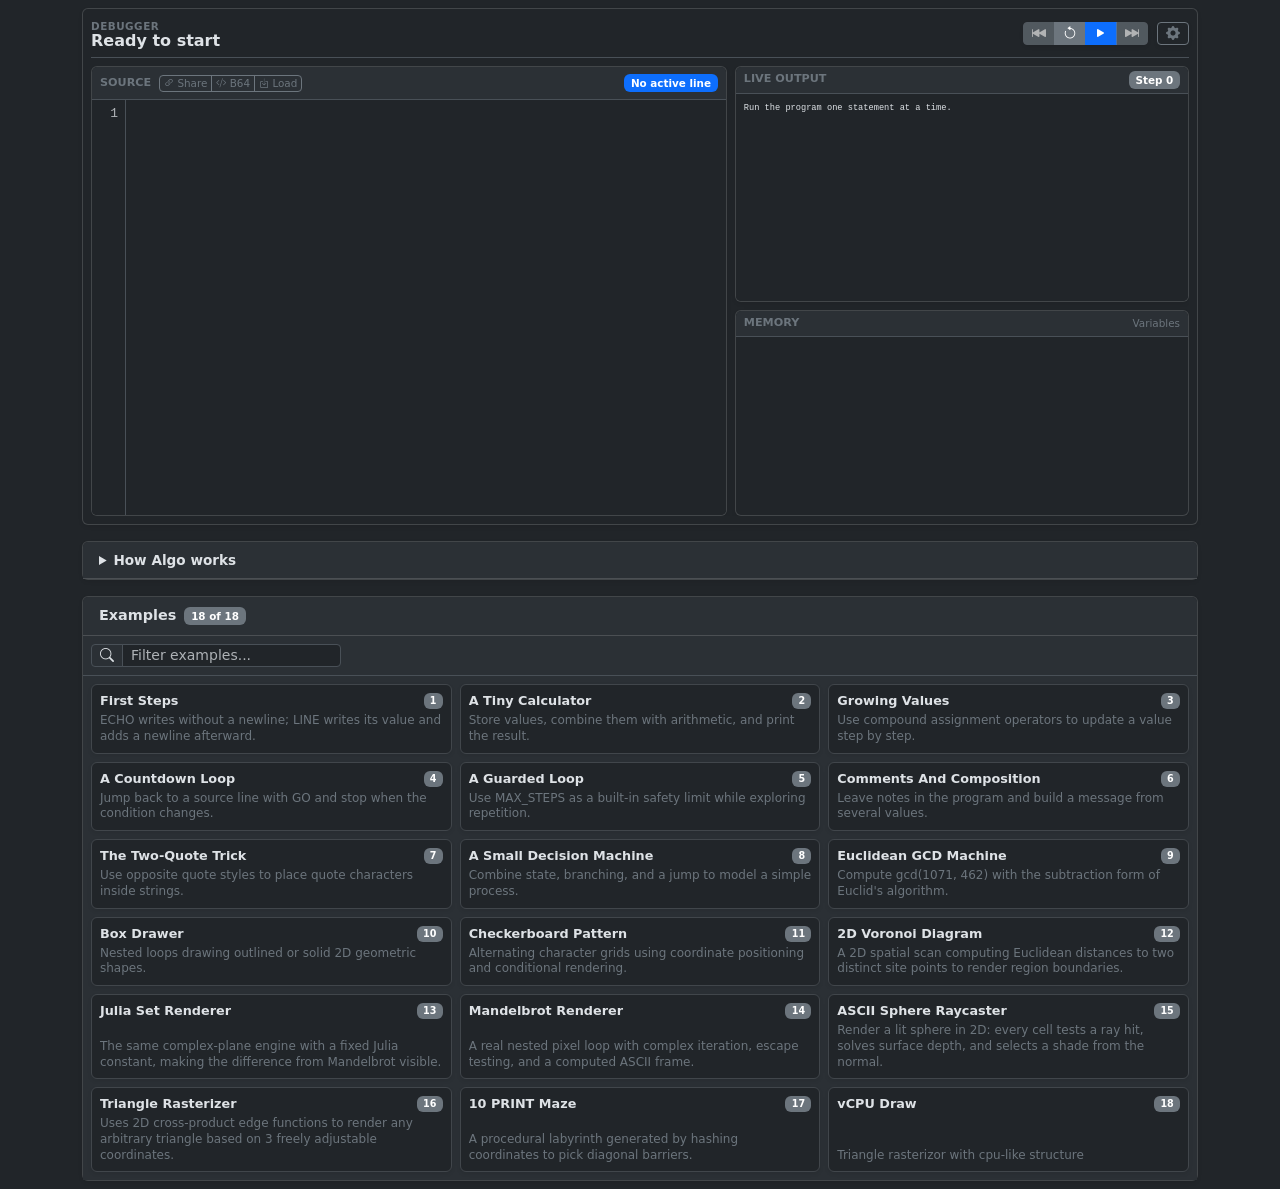
<file: index.html>
<!DOCTYPE html>
<html lang="en" data-bs-theme="dark">
<head>
    <meta charset="UTF-8">
    <meta name="viewport" content="width=device-width, initial-scale=1.0">
    <title>Interpreter Engine</title>
    <link rel="stylesheet" href="lib/bootstrap-5.3.8-dist/css/bootstrap.min.css">
    <link rel="stylesheet" href="lib/font/bootstrap-icons-1.13.1/bootstrap-icons.min.css">

    <link rel="stylesheet" href="lib/codemirror-5.65.21/lib/codemirror.css">
    <link rel="stylesheet" href="lib/codemirror-5.65.21/addon/hint/show-hint.css">
    <link rel="stylesheet" href="components/editor/editor.css">
    <link rel="stylesheet" href="style.css">
</head>
<body class="bg-body text-body">

    <main class="container py-2">
        <!-- Main Debugger Panel Wrapper -->
        <div id="debug-panel" class="card shadow-sm mb-3">
            <div class="card-body p-2 d-flex flex-column">
                
                <!-- Declarative Debugger Toolbar Component -->
                <debugger-component></debugger-component>

              <!-- Workspace Area (Flexbox Layout) -->
                <div class="d-flex flex-column flex-lg-row gap-2 overflow-hidden" style="height: 450px; min-width: 0;">
                    
                    <!-- Left Column: Code Editor (min-width: 0 allows it to respect bounds and scroll) -->
                    <section id="panel-code" class="d-flex flex-column" style="flex: 7 1 0%; min-width: 0;">
                        <editor-component id="my-editor-widget" class="d-flex flex-column h-100" style="min-width: 0;"></editor-component>
                    </section>

                    <!-- Right Column: Output & Memory -->
                    <section id="panel-right" class="d-flex flex-column gap-2" style="flex: 5 1 0%; min-width: 0;">
                        <output-component class="d-flex flex-column flex-fill" style="min-height: 0; min-width: 0;"></output-component>
                        <memory-component class="d-flex flex-column flex-fill" style="min-height: 0; min-width: 0;"></memory-component>
                    </section>
                </div>
                <textarea id="output-display" hidden readonly></textarea>
            </div>
        </div>

        <docs-component></docs-component>
        <gallery-component id="my-gallery-widget"></gallery-component>
    </main>
    
    <settings-component id="my-settings-widget"></settings-component>

    <script src="lib/jquery-4.0.0/jquery-4.0.0.min.js"></script>
    <script src="lib/codemirror-5.65.21/lib/codemirror.js"></script>
    <script src="lib/codemirror-5.65.21/addon/mode/simple.js"></script>
    <script src="lib/codemirror-5.65.21/addon/hint/show-hint.js"></script>
    <script src="algo.js"></script>
    <script src="examples.js"></script>
    <script src="components/settings/settings.js"></script>
    <script src="components/editor/editor.js"></script>
    <script src="components/gallery/gallery.js"></script>
    <script src="components/output/output.js"></script>
    <script src="components/memory/memory.js"></script>
    <script src="components/debugger/debugger.js"></script>
    <script src="components/share/share.js"></script>
    <script src="components/docs/docs.js"></script>
    <script src="index.js"></script>
</body>
</html>
</file>
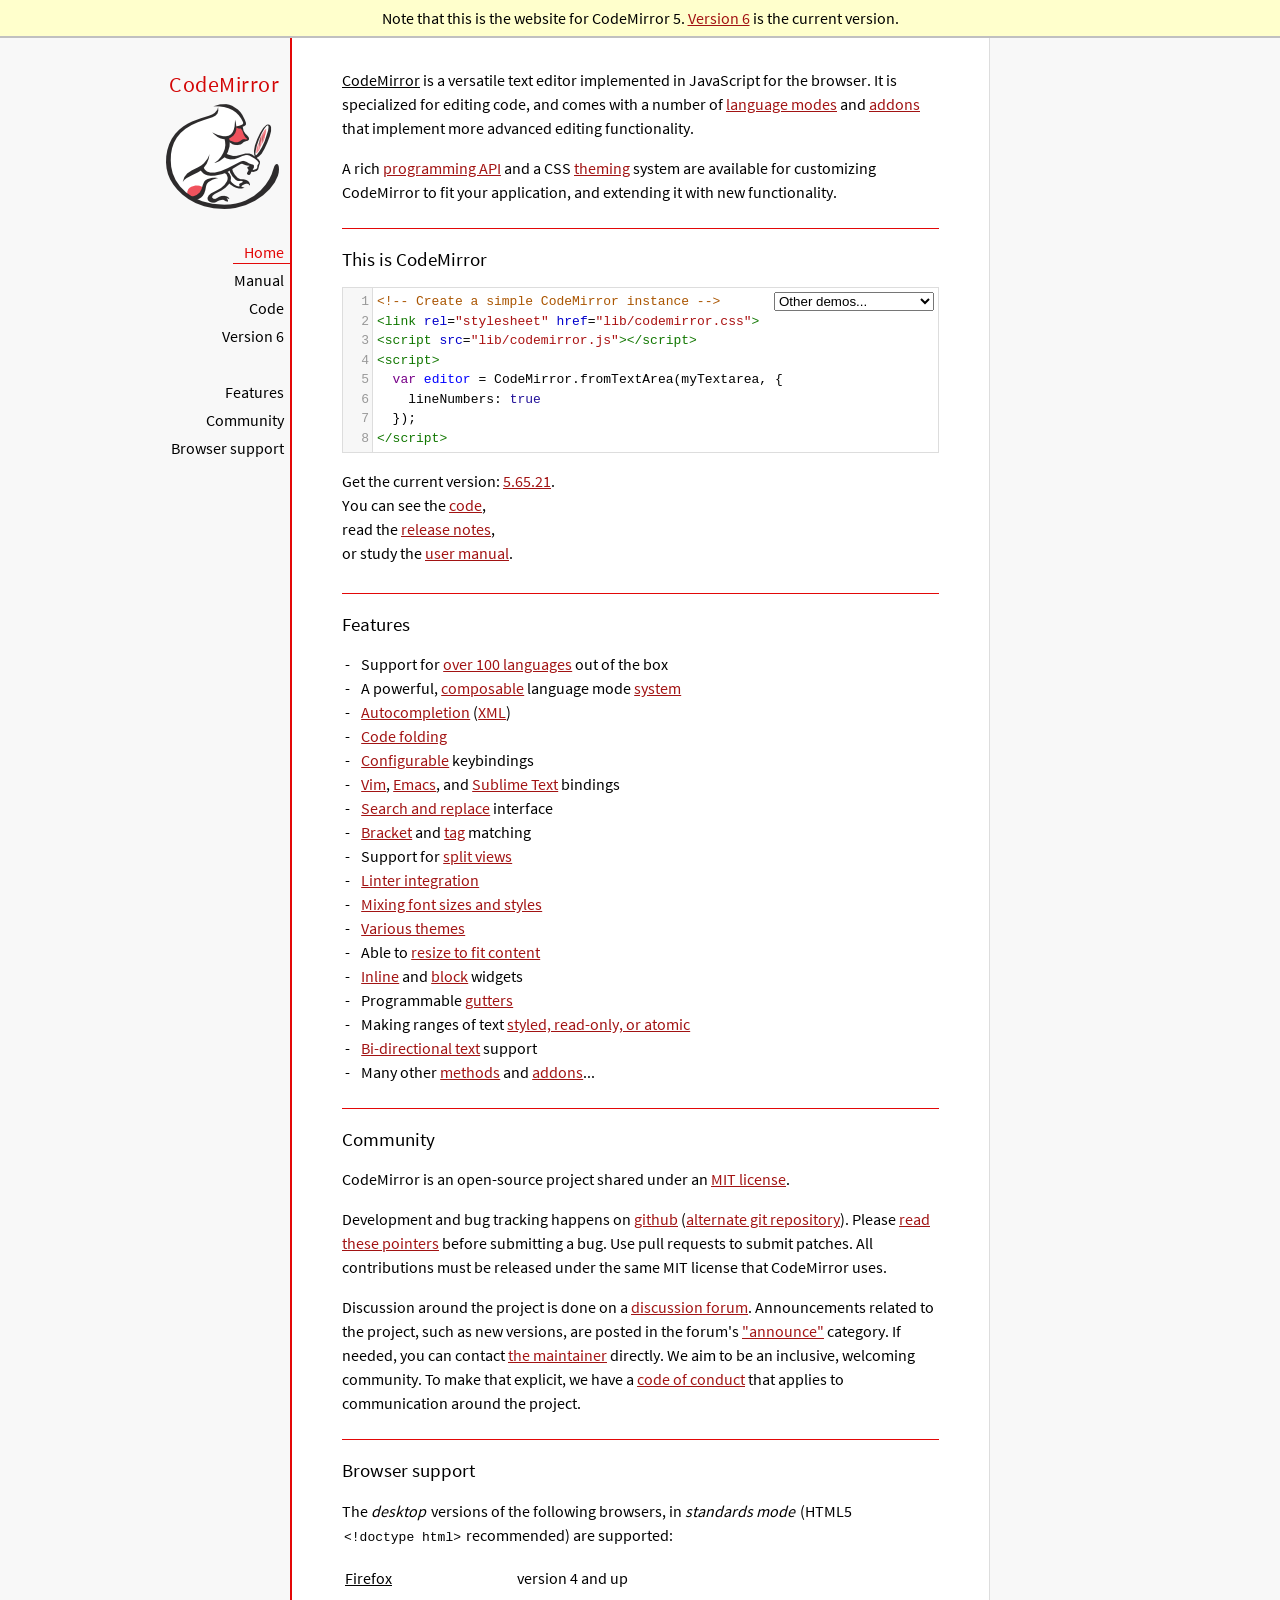
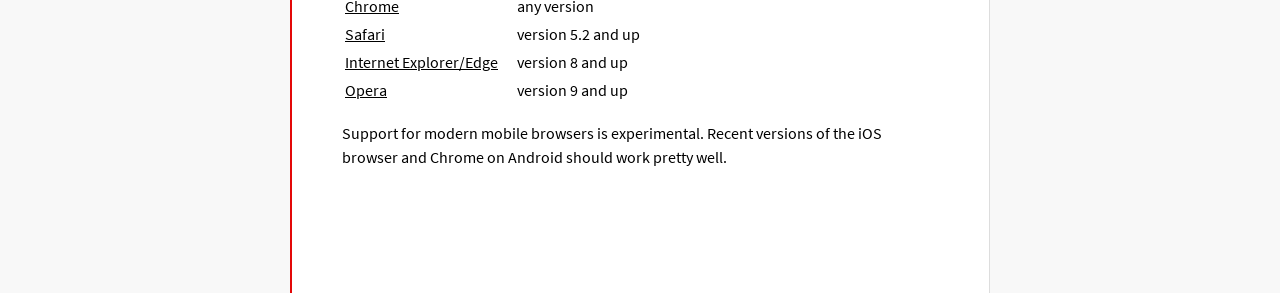
<file: lib/codemirror-5.65.21/index.html>
<!doctype html>

<title>CodeMirror 5</title>
<meta charset="utf-8"/>

<link rel=stylesheet href="lib/codemirror.css">
<link rel=stylesheet href="doc/docs.css">
<script src="lib/codemirror.js"></script>
<script src="mode/xml/xml.js"></script>
<script src="mode/javascript/javascript.js"></script>
<script src="mode/css/css.js"></script>
<script src="mode/htmlmixed/htmlmixed.js"></script>
<script src="addon/edit/matchbrackets.js"></script>

<script src="doc/activebookmark.js"></script>

<style>
  .CodeMirror { height: auto; border: 1px solid #ddd; }
  .CodeMirror-scroll { max-height: 200px; }
  .CodeMirror pre { padding-left: 7px; line-height: 1.25; }
  .banner { background: #ffc; padding: 6px; border-bottom: 2px solid silver; text-align: center }
</style>

<div class=banner>
  Note that this is the website for CodeMirror 5. <a href="https://codemirror.net/">Version 6</a> is the current version.
</div>

<div id=nav>
  <a href="https://codemirror.net/5"><h1>CodeMirror</h1><img id=logo src="doc/logo.png"></a>

  <ul>
    <li><a class=active data-default="true" href="#description">Home</a>
    <li><a href="doc/manual.html">Manual</a>
    <li><a href="https://github.com/codemirror/codemirror5">Code</a>
    <li><a href="https://codemirror.net/">Version 6</a>
  </ul>
  <ul>
    <li><a href="#features">Features</a>
    <li><a href="#community">Community</a>
    <li><a href="#browsersupport">Browser support</a>
  </ul>
</div>

<article>

<section id=description class=first>
  <p><strong>CodeMirror</strong> is a versatile text editor
  implemented in JavaScript for the browser. It is specialized for
  editing code, and comes with a number of <a href="mode/index.html">language modes</a> and <a href="doc/manual.html#addons">addons</a>
  that implement more advanced editing functionality.</p>

  <p>A rich <a href="doc/manual.html#api">programming API</a> and a
  CSS <a href="doc/manual.html#styling">theming</a> system are
  available for customizing CodeMirror to fit your application, and
  extending it with new functionality.</p>
</section>

<section id=demo>
  <h2>This is CodeMirror</h2>
  <form style="position: relative; margin-top: .5em;"><textarea id=demotext>
<!-- Create a simple CodeMirror instance -->
<link rel="stylesheet" href="lib/codemirror.css">
<script src="lib/codemirror.js"></script>
<script>
  var editor = CodeMirror.fromTextArea(myTextarea, {
    lineNumbers: true
  });
</script></textarea>
  <select id="demolist" onchange="document.location = this.options[this.selectedIndex].value;">
    <option value="#">Other demos...</option>
    <option value="demo/complete.html">Autocompletion</option>
    <option value="demo/folding.html">Code folding</option>
    <option value="demo/theme.html">Themes</option>
    <option value="mode/htmlmixed/index.html">Mixed language modes</option>
    <option value="demo/bidi.html">Bi-directional text</option>
    <option value="demo/variableheight.html">Variable font sizes</option>
    <option value="demo/search.html">Search interface</option>
    <option value="demo/vim.html">Vim bindings</option>
    <option value="demo/emacs.html">Emacs bindings</option>
    <option value="demo/sublime.html">Sublime Text bindings</option>
    <option value="demo/tern.html">Tern integration</option>
    <option value="demo/merge.html">Merge/diff interface</option>
    <option value="demo/fullscreen.html">Full-screen editor</option>
    <option value="demo/simplescrollbars.html">Custom scrollbars</option>
  </select></form>
  <script>
    var editor = CodeMirror.fromTextArea(document.getElementById("demotext"), {
      lineNumbers: true,
      mode: "text/html",
      matchBrackets: true
    });
  </script>

  <div class=actions>
    Get the current version: <a href="https://codemirror.net/5/codemirror.zip">5.65.21</a>.<br>
    You can see the <a href="https://github.com/codemirror/codemirror5" title="GitHub repository">code</a>,<br>
    read the <a href="doc/releases.html">release notes</a>,<br>
    or study the <a href="doc/manual.html">user manual</a>.
  </div>

</section>

<section id=features>
  <h2>Features</h2>
  <ul>
    <li>Support for <a href="mode/index.html">over 100 languages</a> out of the box
    <li>A powerful, <a href="mode/htmlmixed/index.html">composable</a> language mode <a href="doc/manual.html#modeapi">system</a>
    <li><a href="doc/manual.html#addon_show-hint">Autocompletion</a> (<a href="demo/xmlcomplete.html">XML</a>)
    <li><a href="doc/manual.html#addon_foldcode">Code folding</a>
    <li><a href="doc/manual.html#option_extraKeys">Configurable</a> keybindings
    <li><a href="demo/vim.html">Vim</a>, <a href="demo/emacs.html">Emacs</a>, and <a href="demo/sublime.html">Sublime Text</a> bindings
    <li><a href="doc/manual.html#addon_search">Search and replace</a> interface
    <li><a href="doc/manual.html#addon_matchbrackets">Bracket</a> and <a href="doc/manual.html#addon_matchtags">tag</a> matching
    <li>Support for <a href="demo/buffers.html">split views</a>
    <li><a href="doc/manual.html#addon_lint">Linter integration</a>
    <li><a href="demo/variableheight.html">Mixing font sizes and styles</a>
    <li><a href="demo/theme.html">Various themes</a>
    <li>Able to <a href="demo/resize.html">resize to fit content</a>
    <li><a href="doc/manual.html#mark_replacedWith">Inline</a> and <a href="doc/manual.html#addLineWidget">block</a> widgets
    <li>Programmable <a href="demo/marker.html">gutters</a>
    <li>Making ranges of text <a href="doc/manual.html#markText">styled, read-only, or atomic</a>
    <li><a href="demo/bidi.html">Bi-directional text</a> support
    <li>Many other <a href="doc/manual.html#api">methods</a> and <a href="doc/manual.html#addons">addons</a>...
  </ul>
</section>

<section id=community>
  <h2>Community</h2>

  <p>CodeMirror is an open-source project shared under
  an <a href="LICENSE">MIT license</a>.</p>

  <p>Development and bug tracking happens
  on <a href="https://github.com/codemirror/CodeMirror/">github</a>
  (<a href="http://marijnhaverbeke.nl/git/codemirror">alternate git
  repository</a>).
  Please <a href="https://codemirror.net/5/doc/reporting.html">read these
  pointers</a> before submitting a bug. Use pull requests to submit
  patches. All contributions must be released under the same MIT
  license that CodeMirror uses.</p>

  <p>Discussion around the project is done on
  a <a href="https://discuss.codemirror.net">discussion forum</a>.
  Announcements related to the project, such as new versions, are
  posted in the
  forum's <a href="https://discuss.codemirror.net/c/announce">"announce"</a>
  category. If needed, you can
  contact <a href="mailto:marijn@haverbeke.berlin">the maintainer</a>
  directly. We aim to be an inclusive, welcoming community. To make
  that explicit, we have
  a <a href="http://contributor-covenant.org/version/1/1/0/">code of
  conduct</a> that applies to communication around the project.</p>
</section>

<section id=browsersupport>
  <h2>Browser support</h2>
  <p>The <em>desktop</em> versions of the following browsers,
  in <em>standards mode</em> (HTML5 <code>&lt;!doctype html></code>
  recommended) are supported:</p>
  <table style="margin-bottom: 1em">
    <tr><th>Firefox</th><td>version 4 and up</td></tr>
    <tr><th>Chrome</th><td>any version</td></tr>
    <tr><th>Safari</th><td>version 5.2 and up</td></tr>
    <tr><th style="padding-right: 1em;">Internet Explorer/Edge</th><td>version 8 and up</td></tr>
    <tr><th>Opera</th><td>version 9 and up</td></tr>
  </table>
  <p>Support for modern mobile browsers is experimental. Recent
  versions of the iOS browser and Chrome on Android should work
  pretty well.</p>
</section>

</article>
</file>
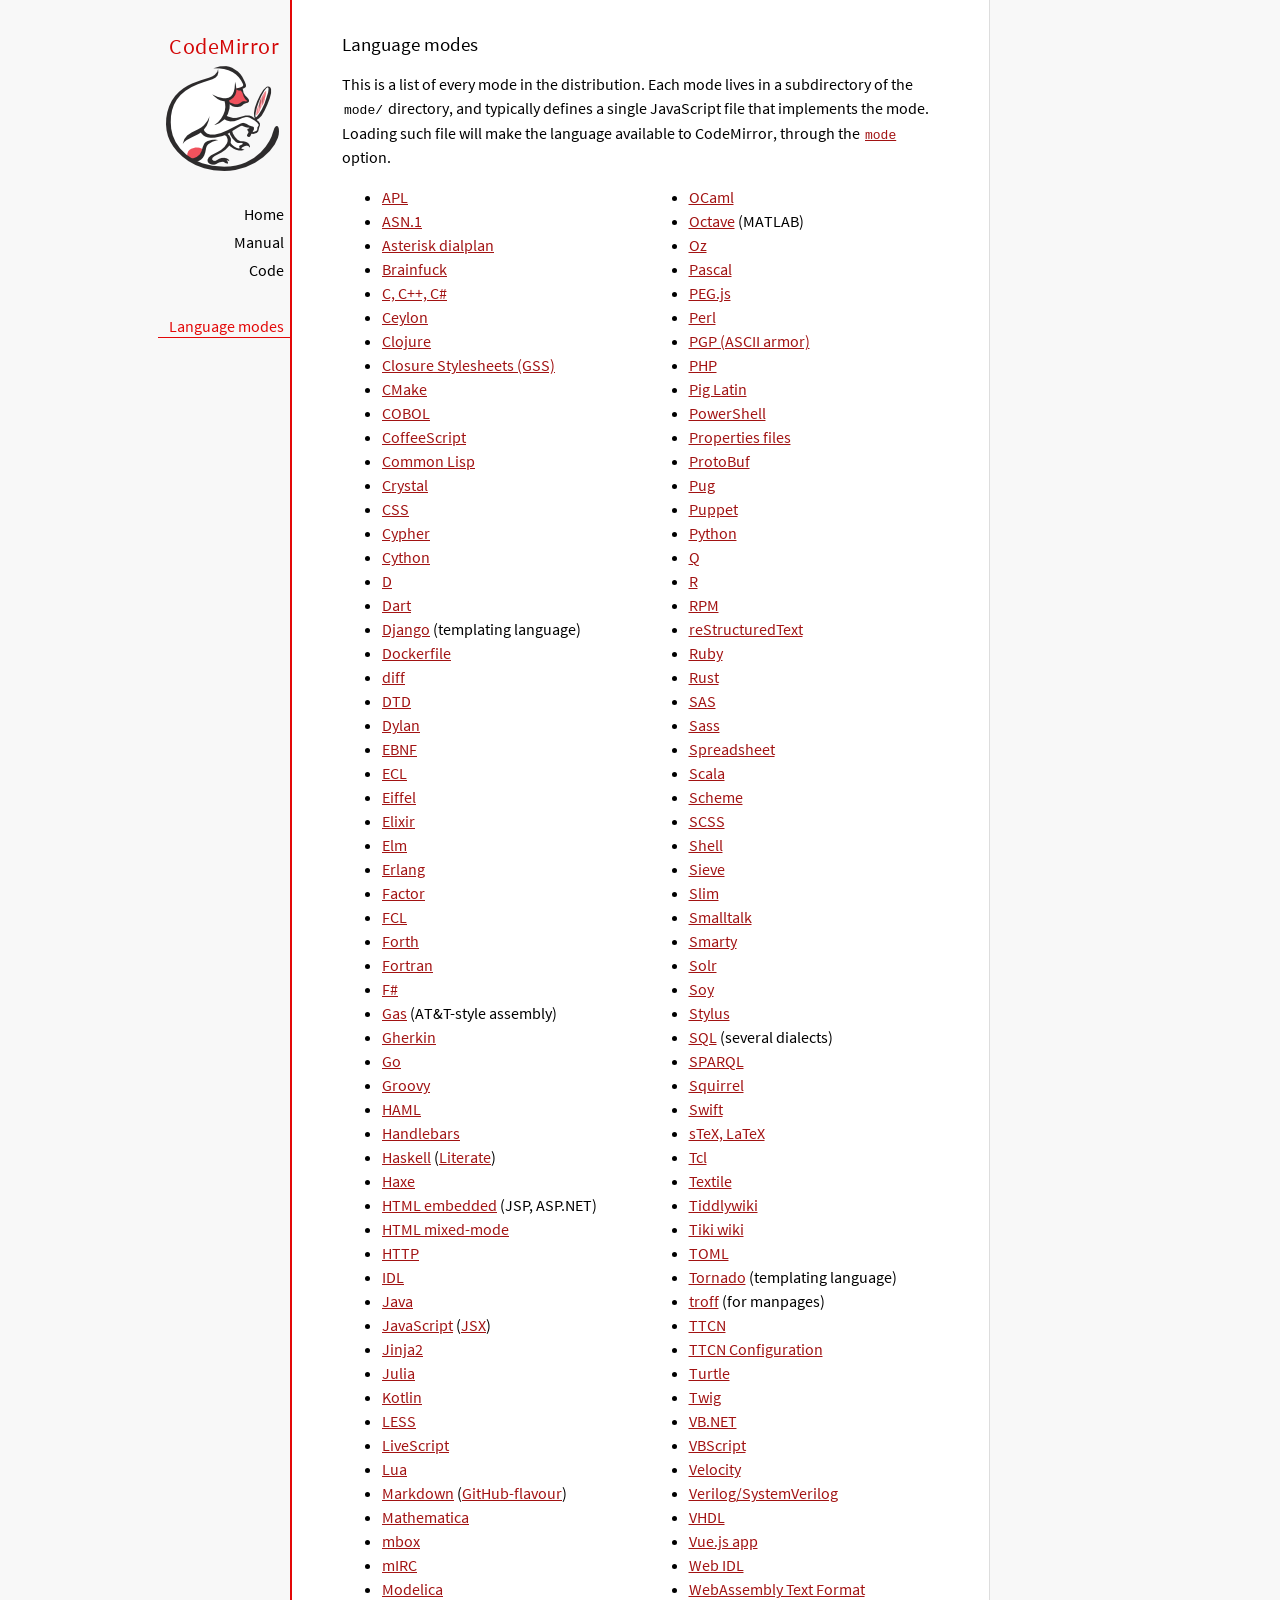
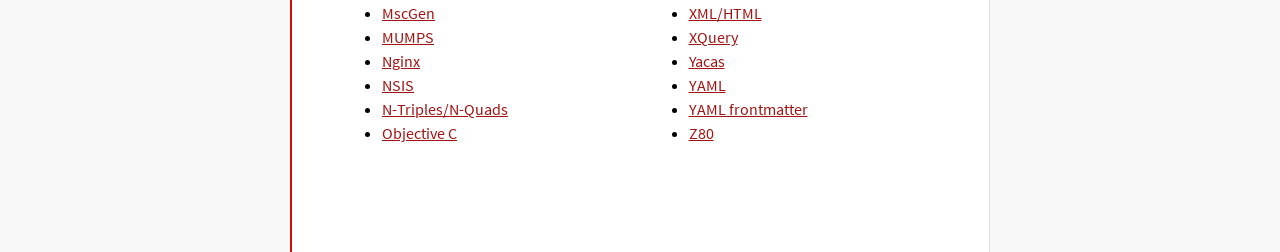
<file: lib/codemirror-5.65.21/mode/index.html>
<!doctype html>

<title>CodeMirror: Language Modes</title>
<meta charset="utf-8"/>
<link rel=stylesheet href="../doc/docs.css">

<div id=nav>
  <a href="https://codemirror.net/5"><h1>CodeMirror</h1><img id=logo src="../doc/logo.png"></a>

  <ul>
    <li><a href="../index.html">Home</a>
    <li><a href="../doc/manual.html">Manual</a>
    <li><a href="https://github.com/codemirror/codemirror5">Code</a>
  </ul>
  <ul>
    <li><a class=active href="#">Language modes</a>
  </ul>
</div>

<article>

  <h2>Language modes</h2>

  <p>This is a list of every mode in the distribution. Each mode lives
in a subdirectory of the <code>mode/</code> directory, and typically
defines a single JavaScript file that implements the mode. Loading
such file will make the language available to CodeMirror, through
the <a href="../doc/manual.html#option_mode"><code>mode</code></a>
option.</p>

  <div style="-webkit-columns: 100px 2; -moz-columns: 100px 2; columns: 100px 2;">
    <ul style="margin-top: 0">
      <li><a href="apl/index.html">APL</a></li>
      <li><a href="asn.1/index.html">ASN.1</a></li>
      <li><a href="asterisk/index.html">Asterisk dialplan</a></li>
      <li><a href="brainfuck/index.html">Brainfuck</a></li>
      <li><a href="clike/index.html">C, C++, C#</a></li>
      <li><a href="clike/index.html">Ceylon</a></li>
      <li><a href="clojure/index.html">Clojure</a></li>
      <li><a href="css/gss.html">Closure Stylesheets (GSS)</a></li>
      <li><a href="cmake/index.html">CMake</a></li>
      <li><a href="cobol/index.html">COBOL</a></li>
      <li><a href="coffeescript/index.html">CoffeeScript</a></li>
      <li><a href="commonlisp/index.html">Common Lisp</a></li>
      <li><a href="crystal/index.html">Crystal</a></li>
      <li><a href="css/index.html">CSS</a></li>
      <li><a href="cypher/index.html">Cypher</a></li>
      <li><a href="python/index.html">Cython</a></li>
      <li><a href="d/index.html">D</a></li>
      <li><a href="dart/index.html">Dart</a></li>
      <li><a href="django/index.html">Django</a> (templating language)</li>
      <li><a href="dockerfile/index.html">Dockerfile</a></li>
      <li><a href="diff/index.html">diff</a></li>
      <li><a href="dtd/index.html">DTD</a></li>
      <li><a href="dylan/index.html">Dylan</a></li>
      <li><a href="ebnf/index.html">EBNF</a></li>
      <li><a href="ecl/index.html">ECL</a></li>
      <li><a href="eiffel/index.html">Eiffel</a></li>
      <li><a href="https://github.com/optick/codemirror-mode-elixir">Elixir</a></li>
      <li><a href="elm/index.html">Elm</a></li>
      <li><a href="erlang/index.html">Erlang</a></li>
      <li><a href="factor/index.html">Factor</a></li>
      <li><a href="fcl/index.html">FCL</a></li>
      <li><a href="forth/index.html">Forth</a></li>
      <li><a href="fortran/index.html">Fortran</a></li>
      <li><a href="mllike/index.html">F#</a></li>
      <li><a href="gas/index.html">Gas</a> (AT&amp;T-style assembly)</li>
      <li><a href="gherkin/index.html">Gherkin</a></li>
      <li><a href="go/index.html">Go</a></li>
      <li><a href="groovy/index.html">Groovy</a></li>
      <li><a href="haml/index.html">HAML</a></li>
      <li><a href="handlebars/index.html">Handlebars</a></li>
      <li><a href="haskell/index.html">Haskell</a> (<a href="haskell-literate/index.html">Literate</a>)</li>
      <li><a href="haxe/index.html">Haxe</a></li>
      <li><a href="htmlembedded/index.html">HTML embedded</a> (JSP, ASP.NET)</li>
      <li><a href="htmlmixed/index.html">HTML mixed-mode</a></li>
      <li><a href="http/index.html">HTTP</a></li>
      <li><a href="idl/index.html">IDL</a></li>
      <li><a href="clike/index.html">Java</a></li>
      <li><a href="javascript/index.html">JavaScript</a> (<a href="jsx/index.html">JSX</a>)</li>
      <li><a href="jinja2/index.html">Jinja2</a></li>
      <li><a href="julia/index.html">Julia</a></li>
      <li><a href="clike/index.html">Kotlin</a></li>
      <li><a href="css/less.html">LESS</a></li>
      <li><a href="livescript/index.html">LiveScript</a></li>
      <li><a href="lua/index.html">Lua</a></li>
      <li><a href="markdown/index.html">Markdown</a> (<a href="gfm/index.html">GitHub-flavour</a>)</li>
      <li><a href="mathematica/index.html">Mathematica</a></li>
      <li><a href="mbox/index.html">mbox</a></li>
      <li><a href="mirc/index.html">mIRC</a></li>
      <li><a href="modelica/index.html">Modelica</a></li>
      <li><a href="mscgen/index.html">MscGen</a></li>
      <li><a href="mumps/index.html">MUMPS</a></li>
      <li><a href="nginx/index.html">Nginx</a></li>
      <li><a href="nsis/index.html">NSIS</a></li>
      <li><a href="ntriples/index.html">N-Triples/N-Quads</a></li>
      <li><a href="clike/index.html">Objective C</a></li>
      <li><a href="mllike/index.html">OCaml</a></li>
      <li><a href="octave/index.html">Octave</a> (MATLAB)</li>
      <li><a href="oz/index.html">Oz</a></li>
      <li><a href="pascal/index.html">Pascal</a></li>
      <li><a href="pegjs/index.html">PEG.js</a></li>
      <li><a href="perl/index.html">Perl</a></li>
      <li><a href="asciiarmor/index.html">PGP (ASCII armor)</a></li>
      <li><a href="php/index.html">PHP</a></li>
      <li><a href="pig/index.html">Pig Latin</a></li>
      <li><a href="powershell/index.html">PowerShell</a></li>
      <li><a href="properties/index.html">Properties files</a></li>
      <li><a href="protobuf/index.html">ProtoBuf</a></li>
      <li><a href="pug/index.html">Pug</a></li>
      <li><a href="puppet/index.html">Puppet</a></li>
      <li><a href="python/index.html">Python</a></li>
      <li><a href="q/index.html">Q</a></li>
      <li><a href="r/index.html">R</a></li>
      <li><a href="rpm/index.html">RPM</a></li>
      <li><a href="rst/index.html">reStructuredText</a></li>
      <li><a href="ruby/index.html">Ruby</a></li>
      <li><a href="rust/index.html">Rust</a></li>
      <li><a href="sas/index.html">SAS</a></li>
      <li><a href="sass/index.html">Sass</a></li>
      <li><a href="spreadsheet/index.html">Spreadsheet</a></li>
      <li><a href="clike/scala.html">Scala</a></li>
      <li><a href="scheme/index.html">Scheme</a></li>
      <li><a href="css/scss.html">SCSS</a></li>
      <li><a href="shell/index.html">Shell</a></li>
      <li><a href="sieve/index.html">Sieve</a></li>
      <li><a href="slim/index.html">Slim</a></li>
      <li><a href="smalltalk/index.html">Smalltalk</a></li>
      <li><a href="smarty/index.html">Smarty</a></li>
      <li><a href="solr/index.html">Solr</a></li>
      <li><a href="soy/index.html">Soy</a></li>
      <li><a href="stylus/index.html">Stylus</a></li>
      <li><a href="sql/index.html">SQL</a> (several dialects)</li>
      <li><a href="sparql/index.html">SPARQL</a></li>
      <li><a href="clike/index.html">Squirrel</a></li>
      <li><a href="swift/index.html">Swift</a></li>
      <li><a href="stex/index.html">sTeX, LaTeX</a></li>
      <li><a href="tcl/index.html">Tcl</a></li>
      <li><a href="textile/index.html">Textile</a></li>
      <li><a href="tiddlywiki/index.html">Tiddlywiki</a></li>
      <li><a href="tiki/index.html">Tiki wiki</a></li>
      <li><a href="toml/index.html">TOML</a></li>
      <li><a href="tornado/index.html">Tornado</a> (templating language)</li>
      <li><a href="troff/index.html">troff</a> (for manpages)</li>
      <li><a href="ttcn/index.html">TTCN</a></li>
      <li><a href="ttcn-cfg/index.html">TTCN Configuration</a></li>
      <li><a href="turtle/index.html">Turtle</a></li>
      <li><a href="twig/index.html">Twig</a></li>
      <li><a href="vb/index.html">VB.NET</a></li>
      <li><a href="vbscript/index.html">VBScript</a></li>
      <li><a href="velocity/index.html">Velocity</a></li>
      <li><a href="verilog/index.html">Verilog/SystemVerilog</a></li>
      <li><a href="vhdl/index.html">VHDL</a></li>
      <li><a href="vue/index.html">Vue.js app</a></li>
      <li><a href="webidl/index.html">Web IDL</a></li>
      <li><a href="wast/index.html">WebAssembly Text Format</a></li>
      <li><a href="xml/index.html">XML/HTML</a></li>
      <li><a href="xquery/index.html">XQuery</a></li>
      <li><a href="yacas/index.html">Yacas</a></li>
      <li><a href="yaml/index.html">YAML</a></li>
      <li><a href="yaml-frontmatter/index.html">YAML frontmatter</a></li>
      <li><a href="z80/index.html">Z80</a></li>
    </ul>
  </div>

</article>
</file>
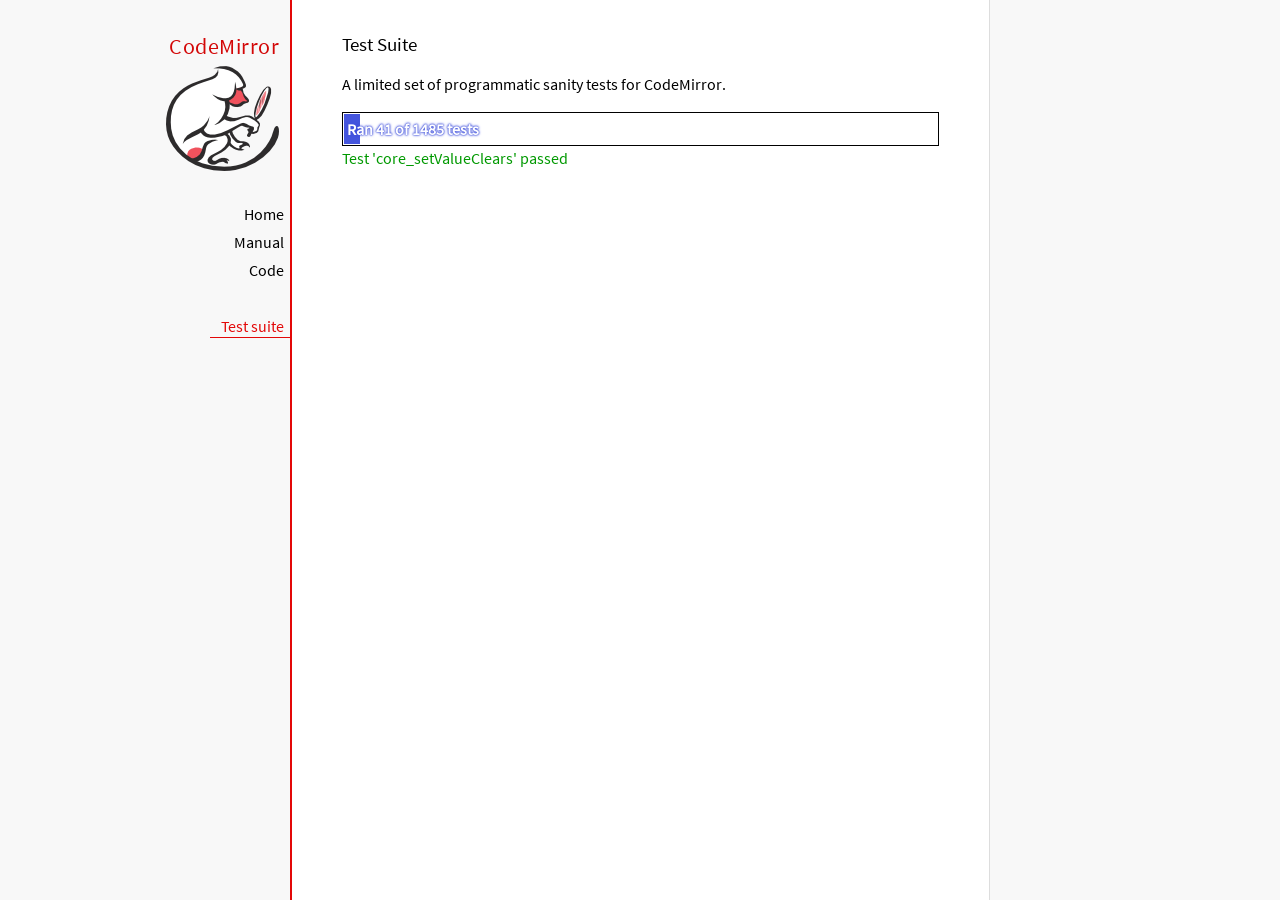
<file: lib/codemirror-5.65.21/test/index.html>
<!doctype html>

<meta charset="utf-8"/>
<title>CodeMirror: Test Suite</title>
<link rel=stylesheet href="../doc/docs.css">

<link rel="stylesheet" href="../lib/codemirror.css">
<link rel="stylesheet" href="mode_test.css">
<script>
  var errored = []
  window.onerror = function(e) { errored.push(e) }
</script>
<script src="../doc/activebookmark.js"></script>
<script src="../lib/codemirror.js"></script>
<script src="../mode/meta.js"></script>
<script src="../addon/mode/overlay.js"></script>
<script src="../addon/mode/multiplex.js"></script>
<script src="../addon/search/searchcursor.js"></script>
<script src="../addon/dialog/dialog.js"></script>
<script src="../addon/edit/matchbrackets.js"></script>
<script src="../addon/hint/sql-hint.js"></script>
<script src="../addon/hint/xml-hint.js"></script>
<script src="../addon/hint/html-hint.js"></script>
<script src="../addon/comment/comment.js"></script>
<script src="../addon/mode/simple.js"></script>
<script src="../mode/css/css.js"></script>
<script src="../mode/clike/clike.js"></script>
<!-- clike must be after css or vim and sublime tests will fail -->
<script src="../mode/clojure/clojure.js"></script>
<script src="../mode/cypher/cypher.js"></script>
<script src="../mode/d/d.js"></script>
<script src="../mode/dockerfile/dockerfile.js"></script>
<script src="../mode/gfm/gfm.js"></script>
<script src="../mode/haml/haml.js"></script>
<script src="../mode/htmlmixed/htmlmixed.js"></script>
<script src="../mode/javascript/javascript.js"></script>
<script src="../mode/jsx/jsx.js"></script>
<script src="../mode/markdown/markdown.js"></script>
<script src="../mode/php/php.js"></script>
<script src="../mode/python/python.js"></script>
<script src="../mode/powershell/powershell.js"></script>
<script src="../mode/ruby/ruby.js"></script>
<script src="../mode/sass/sass.js"></script>
<script src="../mode/shell/shell.js"></script>
<script src="../mode/slim/slim.js"></script>
<script src="../mode/soy/soy.js"></script>
<script src="../mode/sql/sql.js"></script>
<script src="../mode/stex/stex.js"></script>
<script src="../mode/swift/swift.js"></script>
<script src="../mode/textile/textile.js"></script>
<script src="../mode/verilog/verilog.js"></script>
<script src="../mode/xml/xml.js"></script>
<script src="../mode/xquery/xquery.js"></script>
<script src="../keymap/emacs.js"></script>
<script src="../keymap/sublime.js"></script>
<script src="../keymap/vim.js"></script>
<script src="../mode/rust/rust.js"></script>
<script src="../mode/mscgen/mscgen.js"></script>
<script src="../mode/dylan/dylan.js"></script>
<script src="../mode/wast/wast.js"></script>

<style>
  .ok { color: #090; }
  .fail { color: #e00; }
  .error { color: #c90; }
  .done { font-weight: bold; }
  #progress {
  background: #45d;
  color: white;
  text-shadow: 0 0 1px #45d, 0 0 2px #45d, 0 0 3px #45d;
  font-weight: bold;
  white-space: pre;
  }
  #testground {
  visibility: hidden;
  }
  #testground.offscreen {
  visibility: visible;
  position: absolute;
  left: -10000px;
  top: -10000px;
  }
  .CodeMirror { border: 1px solid black; }
</style>

<div id=nav>
  <a href="https://codemirror.net/5"><h1>CodeMirror</h1><img id=logo src="../doc/logo.png"></a>

  <ul>
    <li><a href="../index.html">Home</a>
    <li><a href="../doc/manual.html">Manual</a>
    <li><a href="https://github.com/codemirror/codemirror5">Code</a>
  </ul>
  <ul>
    <li><a class=active href="#">Test suite</a>
  </ul>
</div>

<article>
  <h2>Test Suite</h2>

    <p>A limited set of programmatic sanity tests for CodeMirror.</p>

    <div style="border: 1px solid black; padding: 1px; max-width: 700px;">
      <div style="width: 0px;" id=progress><div style="padding: 3px;">Ran <span id="progress_ran">0</span><span id="progress_total"> of 0</span> tests</div></div>
    </div>
    <p id=status>Please enable JavaScript...</p>
    <div id=output></div>

    <div id=testground></div>

    <script src="driver.js"></script>
    <script src="test.js"></script>
    <script src="doc_test.js"></script>
    <script src="multi_test.js"></script>
    <script src="contenteditable_test.js"></script>
    <script src="scroll_test.js"></script>
    <script src="comment_test.js"></script>
    <script src="search_test.js"></script>
    <script src="mode_test.js"></script>

    <script src="../mode/clike/test.js"></script>
    <script src="../mode/clojure/test.js"></script>
    <script src="../mode/css/test.js"></script>
    <script src="../mode/css/gss_test.js"></script>
    <script src="../mode/css/scss_test.js"></script>
    <script src="../mode/css/less_test.js"></script>
    <script src="../mode/cypher/test.js"></script>
    <script src="../mode/d/test.js"></script>
    <script src="../mode/dockerfile/test.js"></script>
    <script src="../mode/gfm/test.js"></script>
    <script src="../mode/haml/test.js"></script>
    <script src="../mode/javascript/test.js"></script>
    <script src="../mode/jsx/test.js"></script>
    <script src="../mode/markdown/test.js"></script>
    <script src="../mode/php/test.js"></script>
    <script src="../mode/powershell/test.js"></script>
    <script src="../mode/ruby/test.js"></script>
    <script src="../mode/sass/test.js"></script>
    <script src="../mode/shell/test.js"></script>
    <script src="../mode/slim/test.js"></script>
    <script src="../mode/soy/test.js"></script>
    <script src="../mode/stex/test.js"></script>
    <script src="../mode/swift/test.js"></script>
    <script src="../mode/textile/test.js"></script>
    <script src="../mode/verilog/test.js"></script>
    <script src="../mode/xml/test.js"></script>
    <script src="../mode/xquery/test.js"></script>
    <script src="../mode/python/test.js"></script>
    <script src="../mode/rust/test.js"></script>
    <script src="../mode/wast/test.js"></script>
    <script src="../mode/mscgen/mscgen_test.js"></script>
    <script src="../mode/mscgen/xu_test.js"></script>
    <script src="../mode/mscgen/msgenny_test.js"></script>
    <script src="../mode/dylan/test.js"></script>
    <script src="../addon/mode/multiplex_test.js"></script>
    <script src="../addon/fold/foldcode.js"></script>
    <script src="../addon/fold/brace-fold.js"></script>
    <script src="../addon/fold/xml-fold.js"></script>
    <script src="../addon/scroll/annotatescrollbar.js"></script>

    <script src="emacs_test.js"></script>
    <script src="sql-hint-test.js"></script>
    <script src="sublime_test.js"></script>
    <script src="html-hint-test.js"></script>
    <script src="annotatescrollbar.js"></script>
    <script>
      window.onload = runHarness;
      CodeMirror.on(window, 'hashchange', runHarness);

      function esc(str) {
        return str.replace(/[<&]/, function(ch) { return ch == "<" ? "&lt;" : "&amp;"; });
      }

      var output = document.getElementById("output"),
          progress = document.getElementById("progress"),
          progressRan = document.getElementById("progress_ran").childNodes[0],
          progressTotal = document.getElementById("progress_total").childNodes[0];
      var count = 0,
          failed = 0,
          skipped = 0,
          bad = "",
          running = false, // Flag that states tests are running
          quit = false, // Flag to quit tests ASAP
          verbose = false, // Adds message for *every* test to output
          done = false

      function runHarness(){
        if (running) {
          quit = true;
          setStatus("Restarting tests...", '', true);
          setTimeout(function(){ runHarness(); }, 500);
          return;
        }
        filters = [];
        verbose = false;
        if (window.location.hash.substr(1)){
          var strings = window.location.hash.substr(1).split(",");
          while (strings.length) {
            var s = strings.shift();
            if (s === "verbose")
              verbose = true;
            else
              filters.push(parseTestFilter(decodeURIComponent(s)));
          }
        }
        quit = false;
        running = true;
        setStatus("Loading tests...");
        count = 0;
        failed = 0;
        done = false;
        skipped = 0;
        bad = "";
        totalTests = countTests();
        progressTotal.nodeValue = " of " + totalTests;
        progressRan.nodeValue = count;
        output.innerHTML = '';
        document.getElementById("testground").innerHTML = "<form>" +
          "<textarea id=\"code\" name=\"code\"></textarea>" +
          "<input type=submit value=ok name=submit>" +
          "</form>";
        runTests(displayTest);
      }

      function setStatus(message, className, force){
        if (quit && !force) return;
        if (!message) throw("must provide message");
        var status = document.getElementById("status").childNodes[0];
        status.nodeValue = message;
        status.parentNode.className = className;
      }
      function addOutput(name, className, code){
        var newOutput = document.createElement("dl");
        var newTitle = document.createElement("dt");
        newTitle.className = className;
        newTitle.appendChild(document.createTextNode(name));
        newOutput.appendChild(newTitle);
        var newMessage = document.createElement("dd");
        newMessage.innerHTML = code;
        newOutput.appendChild(newTitle);
        newOutput.appendChild(newMessage);
        output.appendChild(newOutput);
      }
      function displayTest(type, name, customMessage) {
        var message = "???";
        if (type != "done" && type != "skipped") ++count;
        progress.style.width = (count * (progress.parentNode.clientWidth - 2) / (totalTests || 1)) + "px";
        progressRan.nodeValue = count;
        if (type == "ok") {
          message = "Test '" + name + "' passed";
          if (!verbose) customMessage = false;
        } else if (type == "skipped") {
          message = "Test '" + name + "' skipped";
          ++skipped;
          if (!verbose) customMessage = false;
        } else if (type == "expected") {
          message = "Test '" + name + "' failed as expected";
          if (!verbose) customMessage = false;
        } else if (type == "error" || type == "fail") {
          ++failed;
          message = "Test '" + name + "' failed";
        } else if (type == "done") {
          if (failed) {
            type += " fail";
            message = failed + " failure" + (failed > 1 ? "s" : "");
          } else if (count < totalTests) {
            failed = totalTests - count;
            type += " fail";
            message = failed + " failure" + (failed > 1 ? "s" : "");
          } else {
            type += " ok";
            message = "All passed"
            if (skipped) {
              message += " (" + skipped + " skipped)";
            }
          }
          done = true
          progressTotal.nodeValue = '';
          customMessage = true; // Hack to avoid adding to output
        }
        if (verbose && !customMessage)  customMessage = message;
        setStatus(message, type);
        if (customMessage && customMessage.length > 0) {
          addOutput(name, type, customMessage);
        }
      }
    </script>

</article>
</file>
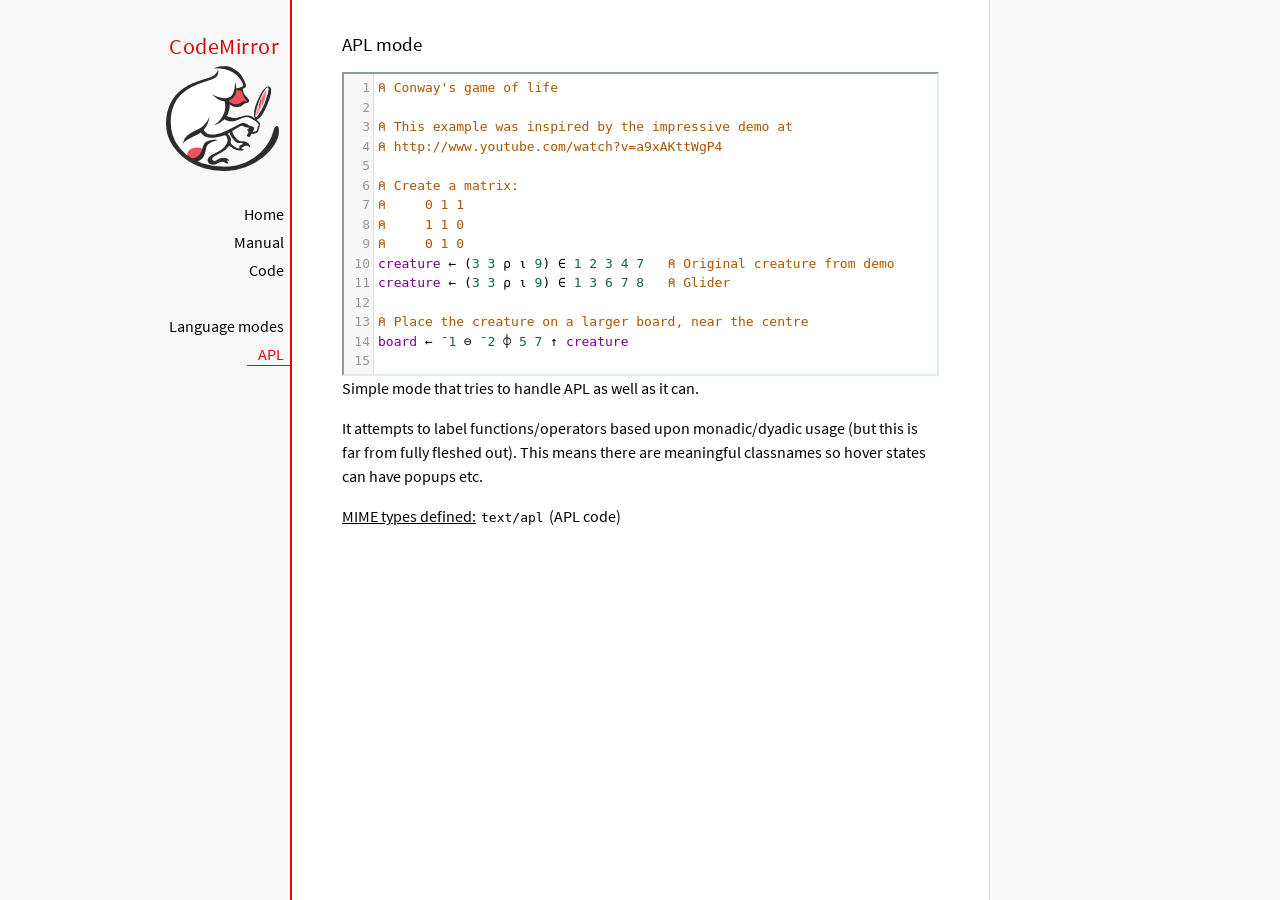
<file: lib/codemirror-5.65.21/mode/apl/index.html>
<!doctype html>

<title>CodeMirror: APL mode</title>
<meta charset="utf-8"/>
<link rel=stylesheet href="../../doc/docs.css">

<link rel="stylesheet" href="../../lib/codemirror.css">
<script src="../../lib/codemirror.js"></script>
<script src="../../addon/edit/matchbrackets.js"></script>
<script src="./apl.js"></script>
<style>
	.CodeMirror { border: 2px inset #dee; }
    </style>
<div id=nav>
  <a href="https://codemirror.net/5"><h1>CodeMirror</h1><img id=logo src="../../doc/logo.png" alt=""></a>

  <ul>
    <li><a href="../../index.html">Home</a>
    <li><a href="../../doc/manual.html">Manual</a>
    <li><a href="https://github.com/codemirror/codemirror5">Code</a>
  </ul>
  <ul>
    <li><a href="../index.html">Language modes</a>
    <li><a class=active href="#">APL</a>
  </ul>
</div>

<article>
<h2>APL mode</h2>
<form><textarea id="code" name="code">
⍝ Conway's game of life

⍝ This example was inspired by the impressive demo at
⍝ http://www.youtube.com/watch?v=a9xAKttWgP4

⍝ Create a matrix:
⍝     0 1 1
⍝     1 1 0
⍝     0 1 0
creature ← (3 3 ⍴ ⍳ 9) ∈ 1 2 3 4 7   ⍝ Original creature from demo
creature ← (3 3 ⍴ ⍳ 9) ∈ 1 3 6 7 8   ⍝ Glider

⍝ Place the creature on a larger board, near the centre
board ← ¯1 ⊖ ¯2 ⌽ 5 7 ↑ creature

⍝ A function to move from one generation to the next
life ← {∨/ 1 ⍵ ∧ 3 4 = ⊂+/ +⌿ 1 0 ¯1 ∘.⊖ 1 0 ¯1 ⌽¨ ⊂⍵}

⍝ Compute n-th generation and format it as a
⍝ character matrix
gen ← {' #'[(life ⍣ ⍵) board]}

⍝ Show first three generations
(gen 1) (gen 2) (gen 3)
</textarea></form>

    <script>
      var editor = CodeMirror.fromTextArea(document.getElementById("code"), {
        lineNumbers: true,
        matchBrackets: true,
        mode: "text/apl"
      });
    </script>

    <p>Simple mode that tries to handle APL as well as it can.</p>
    <p>It attempts to label functions/operators based upon
    monadic/dyadic usage (but this is far from fully fleshed out).
    This means there are meaningful classnames so hover states can
    have popups etc.</p>

    <p><strong>MIME types defined:</strong> <code>text/apl</code> (APL code)</p>
  </article>
</file>
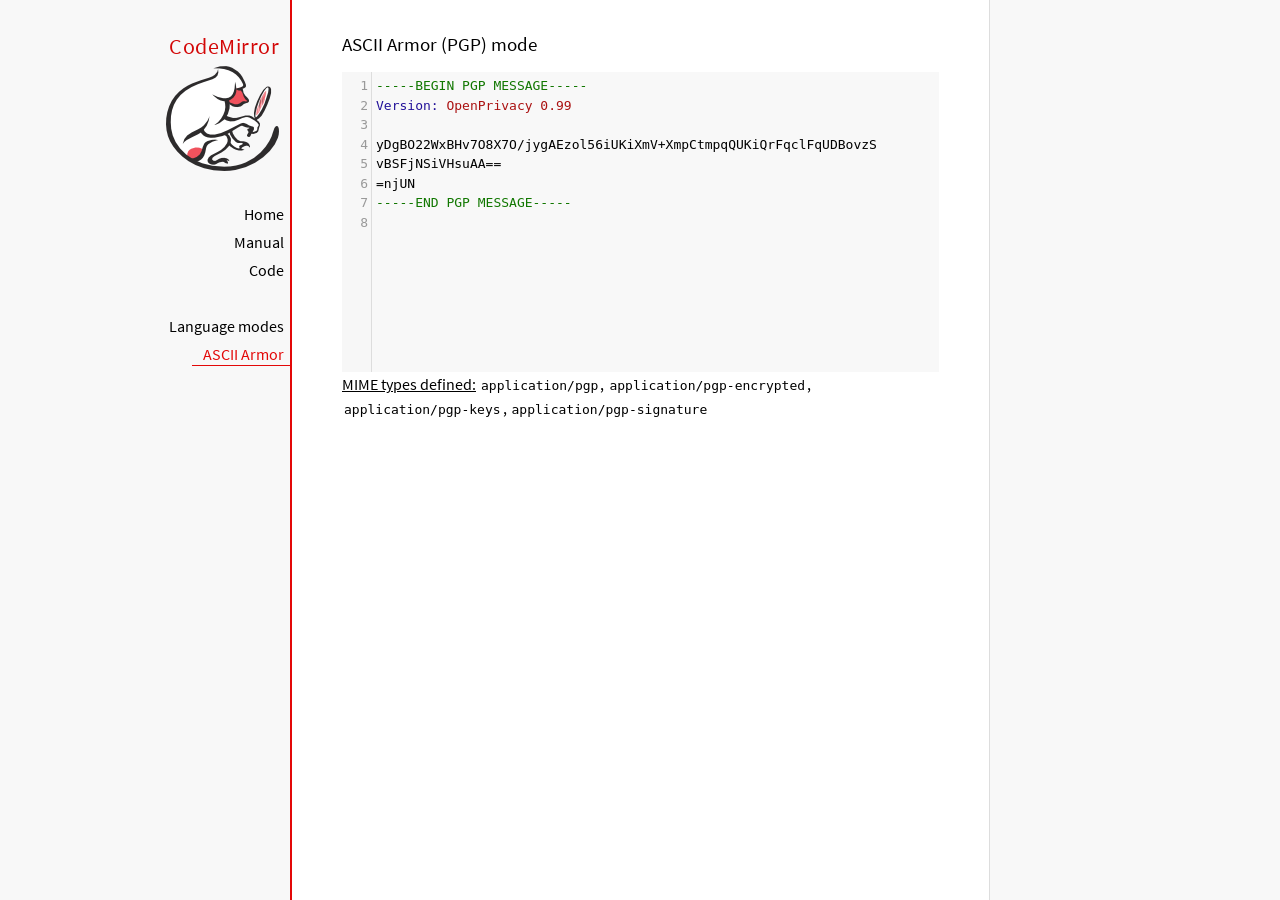
<file: lib/codemirror-5.65.21/mode/asciiarmor/index.html>
<!doctype html>

<title>CodeMirror: ASCII Armor (PGP) mode</title>
<meta charset="utf-8"/>
<link rel=stylesheet href="../../doc/docs.css">

<link rel="stylesheet" href="../../lib/codemirror.css">
<script src="../../lib/codemirror.js"></script>
<script src="asciiarmor.js"></script>
<style>.CodeMirror {background: #f8f8f8;}</style>
<div id=nav>
  <a href="https://codemirror.net/5"><h1>CodeMirror</h1><img id=logo src="../../doc/logo.png" alt=""></a>

  <ul>
    <li><a href="../../index.html">Home</a>
    <li><a href="../../doc/manual.html">Manual</a>
    <li><a href="https://github.com/codemirror/codemirror5">Code</a>
  </ul>
  <ul>
    <li><a href="../index.html">Language modes</a>
    <li><a class=active href="#">ASCII Armor</a>
  </ul>
</div>

<article>
<h2>ASCII Armor (PGP) mode</h2>
<form><textarea id="code" name="code">
-----BEGIN PGP MESSAGE-----
Version: OpenPrivacy 0.99

yDgBO22WxBHv7O8X7O/jygAEzol56iUKiXmV+XmpCtmpqQUKiQrFqclFqUDBovzS
vBSFjNSiVHsuAA==
=njUN
-----END PGP MESSAGE-----
</textarea></form>

<script>
var editor = CodeMirror.fromTextArea(document.getElementById("code"), {
  lineNumbers: true
});
</script>

<p><strong>MIME types
defined:</strong> <code>application/pgp</code>, <code>application/pgp-encrypted</code>, <code>application/pgp-keys</code>, <code>application/pgp-signature</code></p>

</article>
</file>
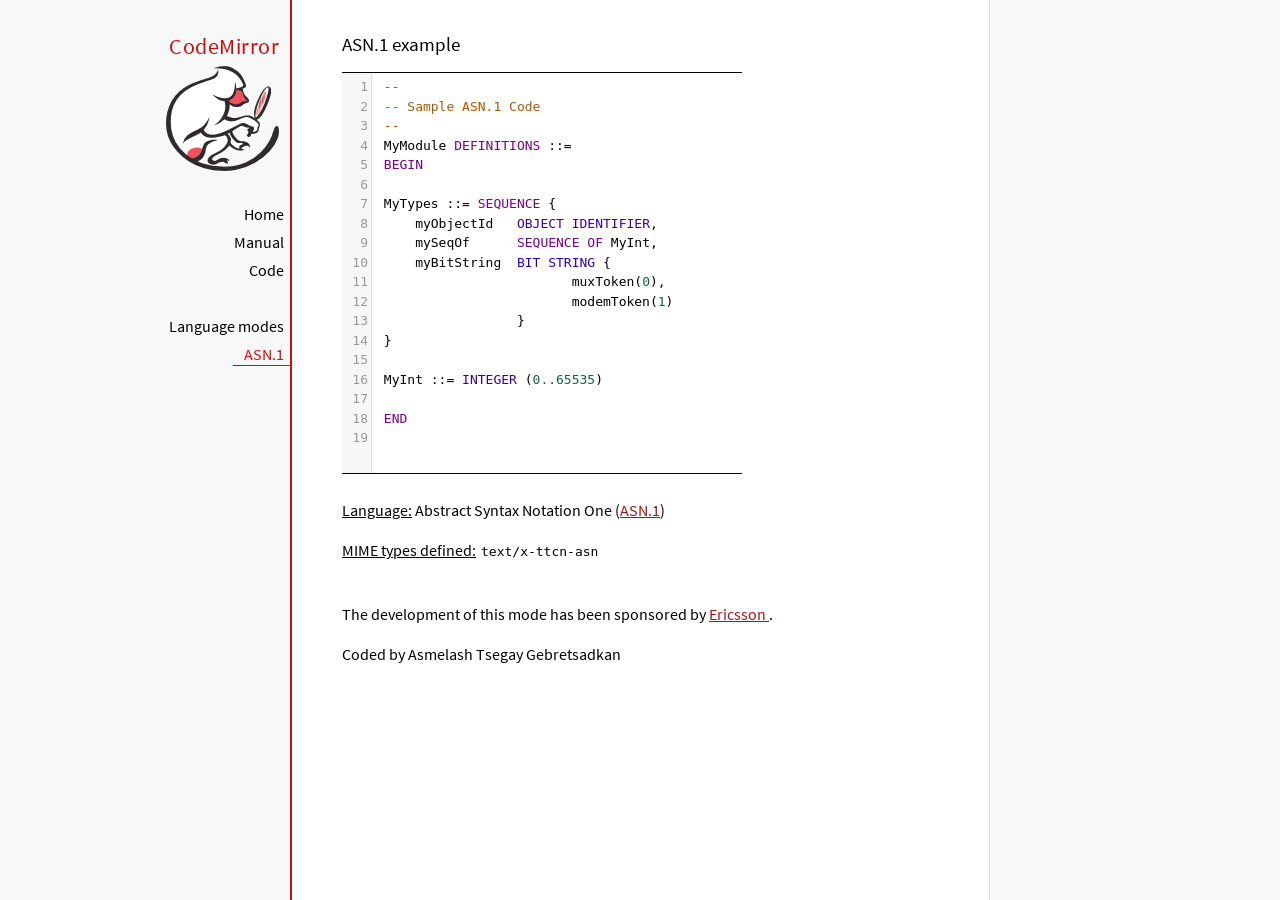
<file: lib/codemirror-5.65.21/mode/asn.1/index.html>
﻿<!doctype html>

<title>CodeMirror: ASN.1 mode</title>
<meta charset="utf-8"/>
<link rel=stylesheet href="../../doc/docs.css">

<link rel="stylesheet" href="../../lib/codemirror.css">
<script src="../../lib/codemirror.js"></script>
<script src="../../addon/edit/matchbrackets.js"></script>
<script src="asn.1.js"></script>
<style>
    .CodeMirror {
        border-top: 1px solid black;
        border-bottom: 1px solid black;
    }
</style>
<div id=nav>
    <a href="https://codemirror.net/5"><h1>CodeMirror</h1>
        <img id=logo src="../../doc/logo.png" alt="">
    </a>

    <ul>
        <li><a href="../../index.html">Home</a>
        <li><a href="../../doc/manual.html">Manual</a>
        <li><a href="https://github.com/codemirror/codemirror5">Code</a>
    </ul>
    <ul>
        <li><a href="../index.html">Language modes</a>
        <li><a class=active href="http://en.wikipedia.org/wiki/Abstract_Syntax_Notation_One">ASN.1</a>
    </ul>
</div>
<article>
    <h2>ASN.1 example</h2>
    <div>
        <textarea id="ttcn-asn-code">
 --
 -- Sample ASN.1 Code
 --
 MyModule DEFINITIONS ::=
 BEGIN

 MyTypes ::= SEQUENCE {
     myObjectId   OBJECT IDENTIFIER,
     mySeqOf      SEQUENCE OF MyInt,
     myBitString  BIT STRING {
                         muxToken(0),
                         modemToken(1)
                  }
 }

 MyInt ::= INTEGER (0..65535)

 END
        </textarea>
    </div>

    <script>
        var ttcnEditor = CodeMirror.fromTextArea(document.getElementById("ttcn-asn-code"), {
            lineNumbers: true,
            matchBrackets: true,
            mode: "text/x-ttcn-asn"
        });
        ttcnEditor.setSize(400, 400);
        var mac = CodeMirror.keyMap.default == CodeMirror.keyMap.macDefault;
        CodeMirror.keyMap.default[(mac ? "Cmd" : "Ctrl") + "-Space"] = "autocomplete";
    </script>
    <br/>
    <p><strong>Language:</strong> Abstract Syntax Notation One
        (<a href="http://www.itu.int/en/ITU-T/asn1/Pages/introduction.aspx">ASN.1</a>)
    </p>
    <p><strong>MIME types defined:</strong> <code>text/x-ttcn-asn</code></p>

    <br/>
    <p>The development of this mode has been sponsored by <a href="http://www.ericsson.com/">Ericsson
    </a>.</p>
    <p>Coded by Asmelash Tsegay Gebretsadkan </p>
</article>
</file>
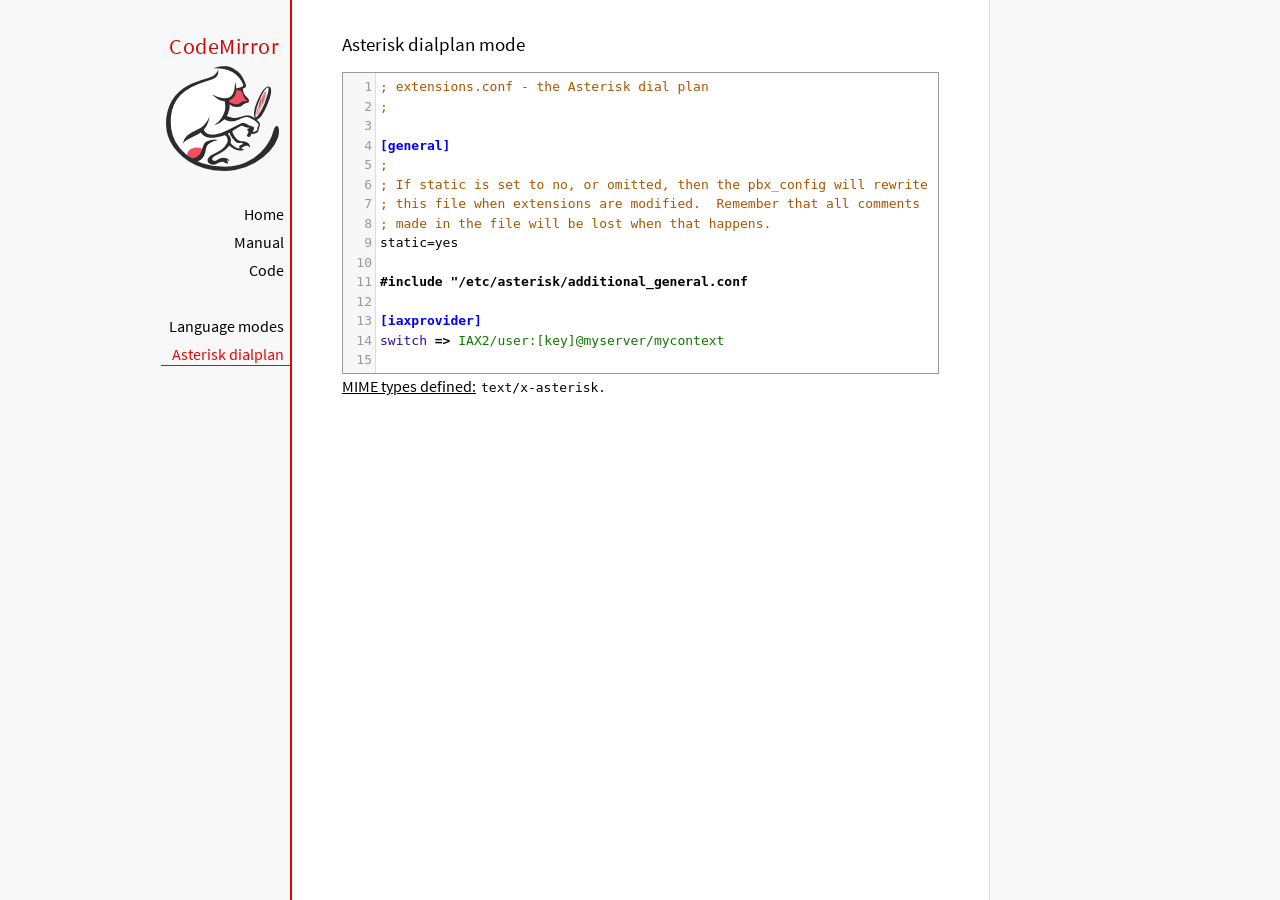
<file: lib/codemirror-5.65.21/mode/asterisk/index.html>
<!doctype html>

<title>CodeMirror: Asterisk dialplan mode</title>
<meta charset="utf-8"/>
<link rel=stylesheet href="../../doc/docs.css">

<link rel="stylesheet" href="../../lib/codemirror.css">
<script src="../../lib/codemirror.js"></script>
<script src="../../addon/edit/matchbrackets.js"></script>
<script src="asterisk.js"></script>
<style>
      .CodeMirror {border: 1px solid #999;}
      .cm-s-default span.cm-arrow { color: red; }
    </style>
<div id=nav>
  <a href="https://codemirror.net/5"><h1>CodeMirror</h1><img id=logo src="../../doc/logo.png" alt=""></a>

  <ul>
    <li><a href="../../index.html">Home</a>
    <li><a href="../../doc/manual.html">Manual</a>
    <li><a href="https://github.com/codemirror/codemirror5">Code</a>
  </ul>
  <ul>
    <li><a href="../index.html">Language modes</a>
    <li><a class=active href="#">Asterisk dialplan</a>
  </ul>
</div>

<article>
<h2>Asterisk dialplan mode</h2>
<form><textarea id="code" name="code">
; extensions.conf - the Asterisk dial plan
;

[general]
;
; If static is set to no, or omitted, then the pbx_config will rewrite
; this file when extensions are modified.  Remember that all comments
; made in the file will be lost when that happens.
static=yes

#include "/etc/asterisk/additional_general.conf

[iaxprovider]
switch => IAX2/user:[key]@myserver/mycontext

[dynamic]
#exec /usr/bin/dynamic-peers.pl

[trunkint]
;
; International long distance through trunk
;
exten => _9011.,1,Macro(dundi-e164,${EXTEN:4})
exten => _9011.,n,Dial(${GLOBAL(TRUNK)}/${FILTER(0-9,${EXTEN:${GLOBAL(TRUNKMSD)}})})

[local]
;
; Master context for local, toll-free, and iaxtel calls only
;
ignorepat => 9
include => default

[demo]
include => stdexten
;
; We start with what to do when a call first comes in.
;
exten => s,1,Wait(1)			; Wait a second, just for fun
same  => n,Answer			; Answer the line
same  => n,Set(TIMEOUT(digit)=5)	; Set Digit Timeout to 5 seconds
same  => n,Set(TIMEOUT(response)=10)	; Set Response Timeout to 10 seconds
same  => n(restart),BackGround(demo-congrats)	; Play a congratulatory message
same  => n(instruct),BackGround(demo-instruct)	; Play some instructions
same  => n,WaitExten			; Wait for an extension to be dialed.

exten => 2,1,BackGround(demo-moreinfo)	; Give some more information.
exten => 2,n,Goto(s,instruct)

exten => 3,1,Set(LANGUAGE()=fr)		; Set language to french
exten => 3,n,Goto(s,restart)		; Start with the congratulations

exten => 1000,1,Goto(default,s,1)
;
; We also create an example user, 1234, who is on the console and has
; voicemail, etc.
;
exten => 1234,1,Playback(transfer,skip)		; "Please hold while..."
					; (but skip if channel is not up)
exten => 1234,n,Gosub(${EXTEN},stdexten(${GLOBAL(CONSOLE)}))
exten => 1234,n,Goto(default,s,1)		; exited Voicemail

exten => 1235,1,Voicemail(1234,u)		; Right to voicemail

exten => 1236,1,Dial(Console/dsp)		; Ring forever
exten => 1236,n,Voicemail(1234,b)		; Unless busy

;
; # for when they're done with the demo
;
exten => #,1,Playback(demo-thanks)	; "Thanks for trying the demo"
exten => #,n,Hangup			; Hang them up.

;
; A timeout and "invalid extension rule"
;
exten => t,1,Goto(#,1)			; If they take too long, give up
exten => i,1,Playback(invalid)		; "That's not valid, try again"

;
; Create an extension, 500, for dialing the
; Asterisk demo.
;
exten => 500,1,Playback(demo-abouttotry); Let them know what's going on
exten => 500,n,Dial(IAX2/guest@pbx.digium.com/s@default)	; Call the Asterisk demo
exten => 500,n,Playback(demo-nogo)	; Couldn't connect to the demo site
exten => 500,n,Goto(s,6)		; Return to the start over message.

;
; Create an extension, 600, for evaluating echo latency.
;
exten => 600,1,Playback(demo-echotest)	; Let them know what's going on
exten => 600,n,Echo			; Do the echo test
exten => 600,n,Playback(demo-echodone)	; Let them know it's over
exten => 600,n,Goto(s,6)		; Start over

;
;	You can use the Macro Page to intercom a individual user
exten => 76245,1,Macro(page,SIP/Grandstream1)
; or if your peernames are the same as extensions
exten => _7XXX,1,Macro(page,SIP/${EXTEN})
;
;
; System Wide Page at extension 7999
;
exten => 7999,1,Set(TIMEOUT(absolute)=60)
exten => 7999,2,Page(Local/Grandstream1@page&Local/Xlite1@page&Local/1234@page/n,d)

; Give voicemail at extension 8500
;
exten => 8500,1,VoicemailMain
exten => 8500,n,Goto(s,6)

    </textarea></form>
    <script>
      var editor = CodeMirror.fromTextArea(document.getElementById("code"), {
        mode: "text/x-asterisk",
        matchBrackets: true,
        lineNumbers: true
      });
    </script>

    <p><strong>MIME types defined:</strong> <code>text/x-asterisk</code>.</p>

  </article>
</file>
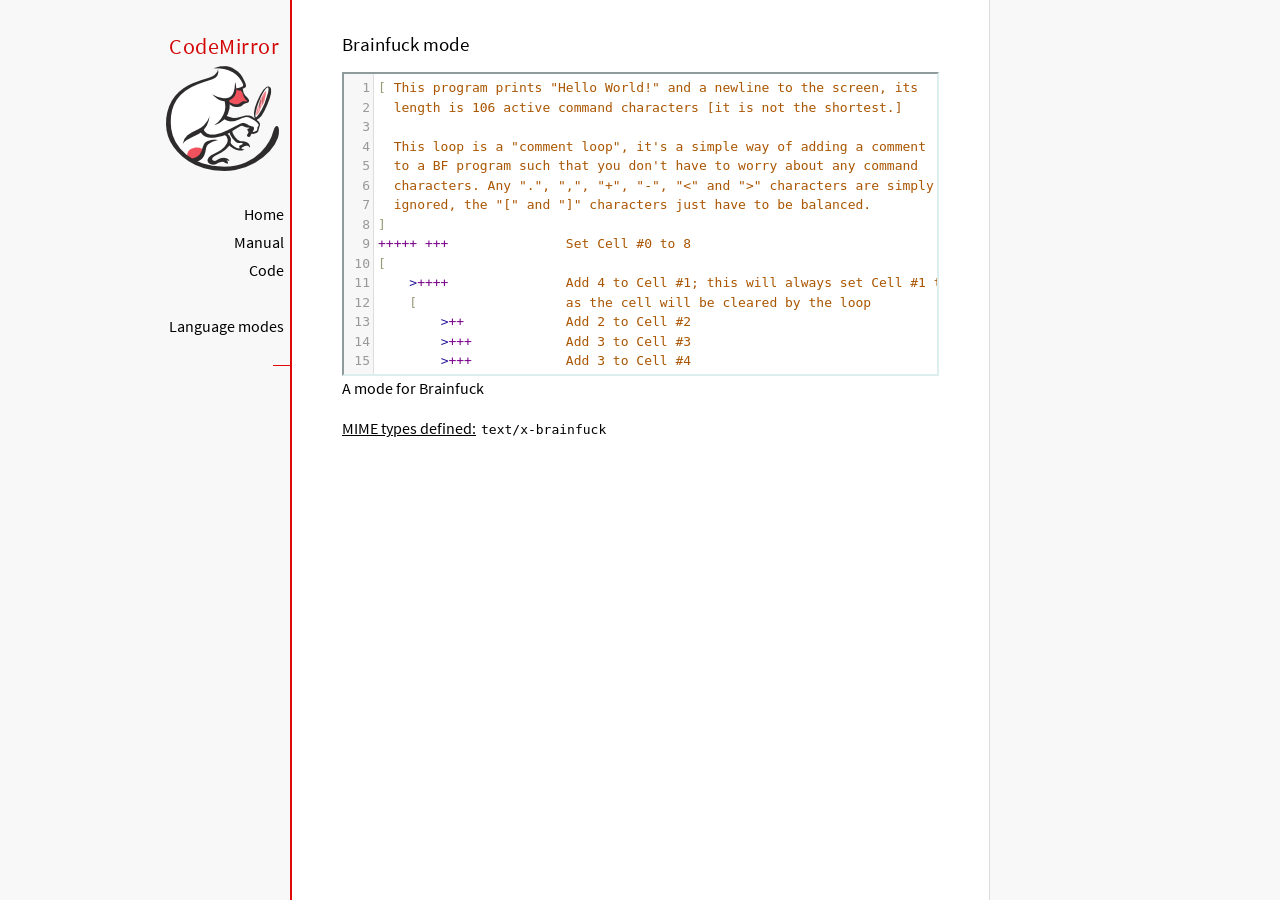
<file: lib/codemirror-5.65.21/mode/brainfuck/index.html>
<!doctype html>

<title>CodeMirror: Brainfuck mode</title>
<meta charset="utf-8"/>
<link rel=stylesheet href="../../doc/docs.css">

<link rel="stylesheet" href="../../lib/codemirror.css">
<script src="../../lib/codemirror.js"></script>
<script src="../../addon/edit/matchbrackets.js"></script>
<script src="./brainfuck.js"></script>
<style>
	.CodeMirror { border: 2px inset #dee; }
    </style>
<div id=nav>
  <a href="https://codemirror.net/5"><h1>CodeMirror</h1><img id=logo src="../../doc/logo.png" alt=""></a>

  <ul>
    <li><a href="../../index.html">Home</a>
    <li><a href="../../doc/manual.html">Manual</a>
    <li><a href="https://github.com/codemirror/codemirror5">Code</a>
  </ul>
  <ul>
    <li><a href="../index.html">Language modes</a>
    <li><a class=active href="#"></a>
  </ul>
</div>

<article>
<h2>Brainfuck mode</h2>
<form><textarea id="code" name="code">
[ This program prints "Hello World!" and a newline to the screen, its
  length is 106 active command characters [it is not the shortest.]

  This loop is a "comment loop", it's a simple way of adding a comment
  to a BF program such that you don't have to worry about any command
  characters. Any ".", ",", "+", "-", "&lt;" and "&gt;" characters are simply
  ignored, the "[" and "]" characters just have to be balanced.
]
+++++ +++               Set Cell #0 to 8
[
    &gt;++++               Add 4 to Cell #1; this will always set Cell #1 to 4
    [                   as the cell will be cleared by the loop
        &gt;++             Add 2 to Cell #2
        &gt;+++            Add 3 to Cell #3
        &gt;+++            Add 3 to Cell #4
        &gt;+              Add 1 to Cell #5
        &lt;&lt;&lt;&lt;-           Decrement the loop counter in Cell #1
    ]                   Loop till Cell #1 is zero; number of iterations is 4
    &gt;+                  Add 1 to Cell #2
    &gt;+                  Add 1 to Cell #3
    &gt;-                  Subtract 1 from Cell #4
    &gt;&gt;+                 Add 1 to Cell #6
    [&lt;]                 Move back to the first zero cell you find; this will
                        be Cell #1 which was cleared by the previous loop
    &lt;-                  Decrement the loop Counter in Cell #0
]                       Loop till Cell #0 is zero; number of iterations is 8

The result of this is:
Cell No :   0   1   2   3   4   5   6
Contents:   0   0  72 104  88  32   8
Pointer :   ^

&gt;&gt;.                     Cell #2 has value 72 which is 'H'
&gt;---.                   Subtract 3 from Cell #3 to get 101 which is 'e'
+++++++..+++.           Likewise for 'llo' from Cell #3
&gt;&gt;.                     Cell #5 is 32 for the space
&lt;-.                     Subtract 1 from Cell #4 for 87 to give a 'W'
&lt;.                      Cell #3 was set to 'o' from the end of 'Hello'
+++.------.--------.    Cell #3 for 'rl' and 'd'
&gt;&gt;+.                    Add 1 to Cell #5 gives us an exclamation point
&gt;++.                    And finally a newline from Cell #6
</textarea></form>

    <script>
      var editor = CodeMirror.fromTextArea(document.getElementById("code"), {
        lineNumbers: true,
        matchBrackets: true,
        mode: "text/x-brainfuck"
      });
    </script>

    <p>A mode for Brainfuck</p>

    <p><strong>MIME types defined:</strong> <code>text/x-brainfuck</code></p>
  </article>
</file>
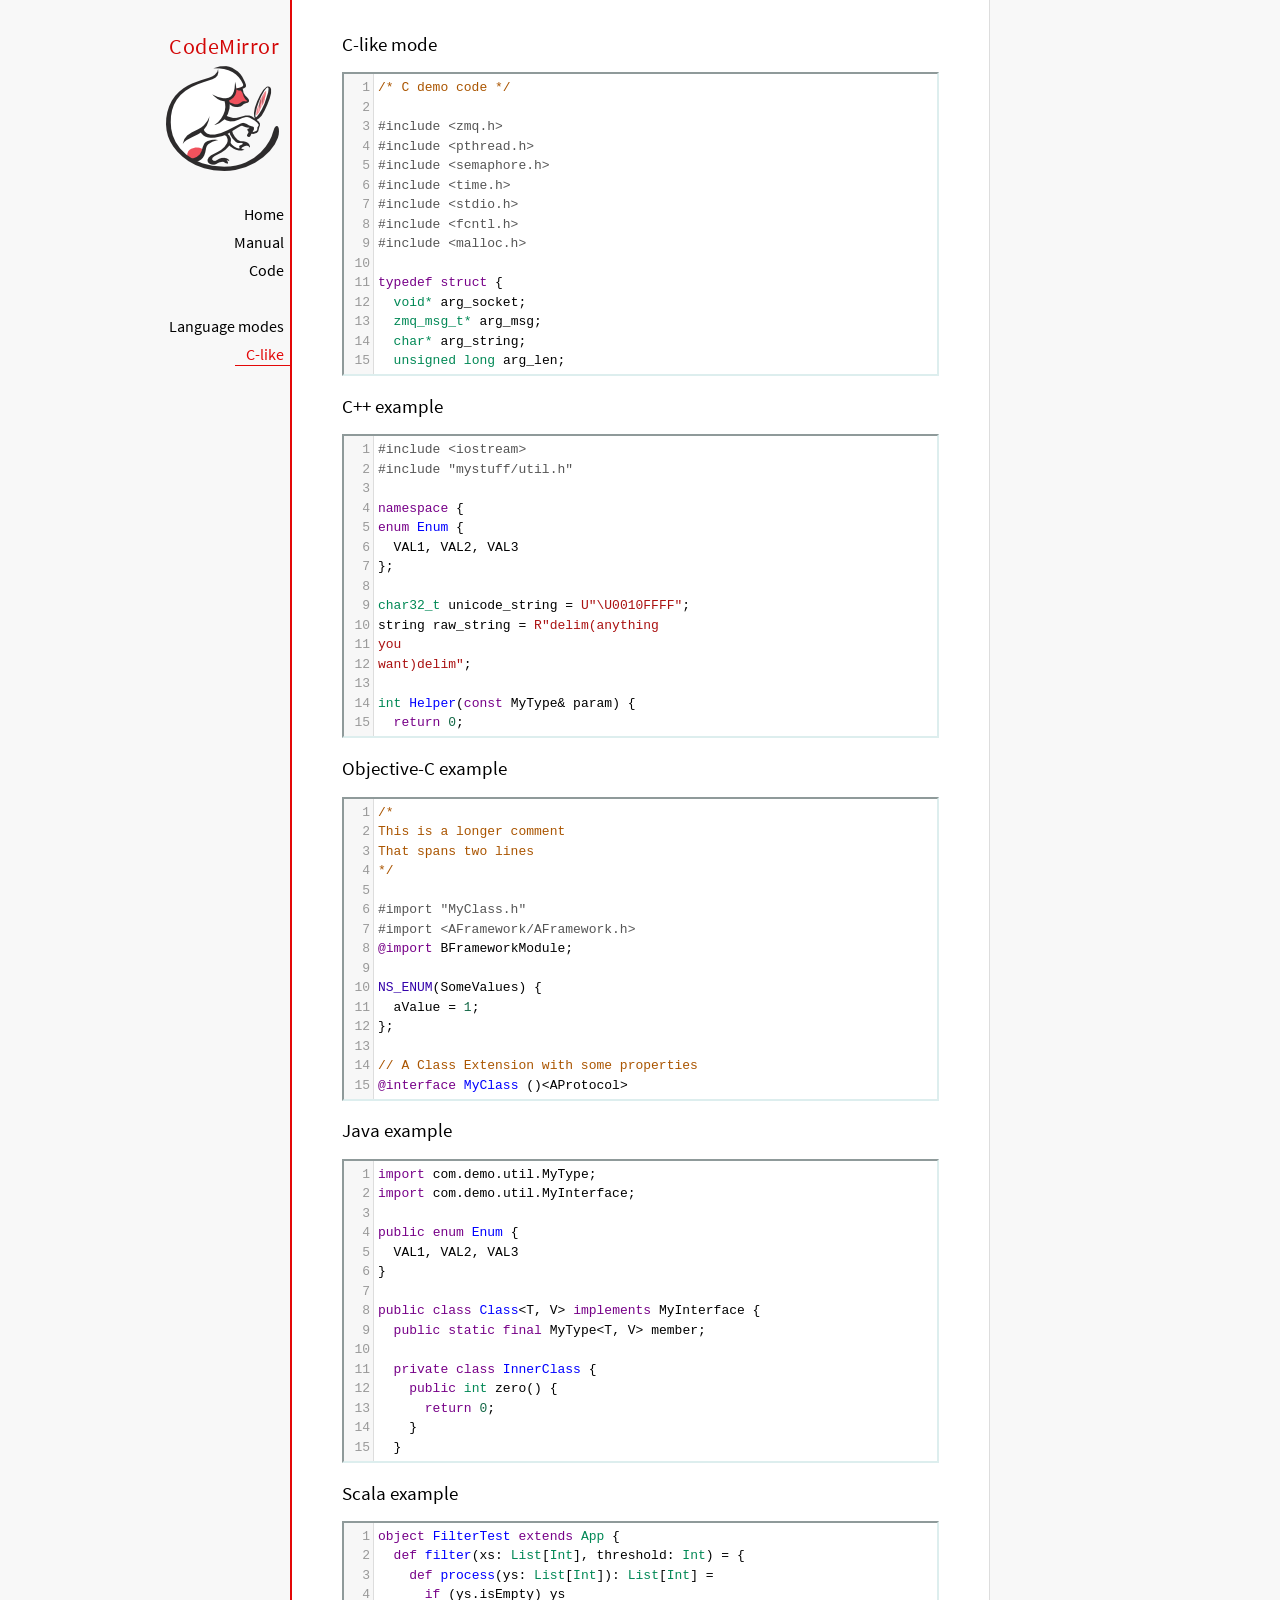
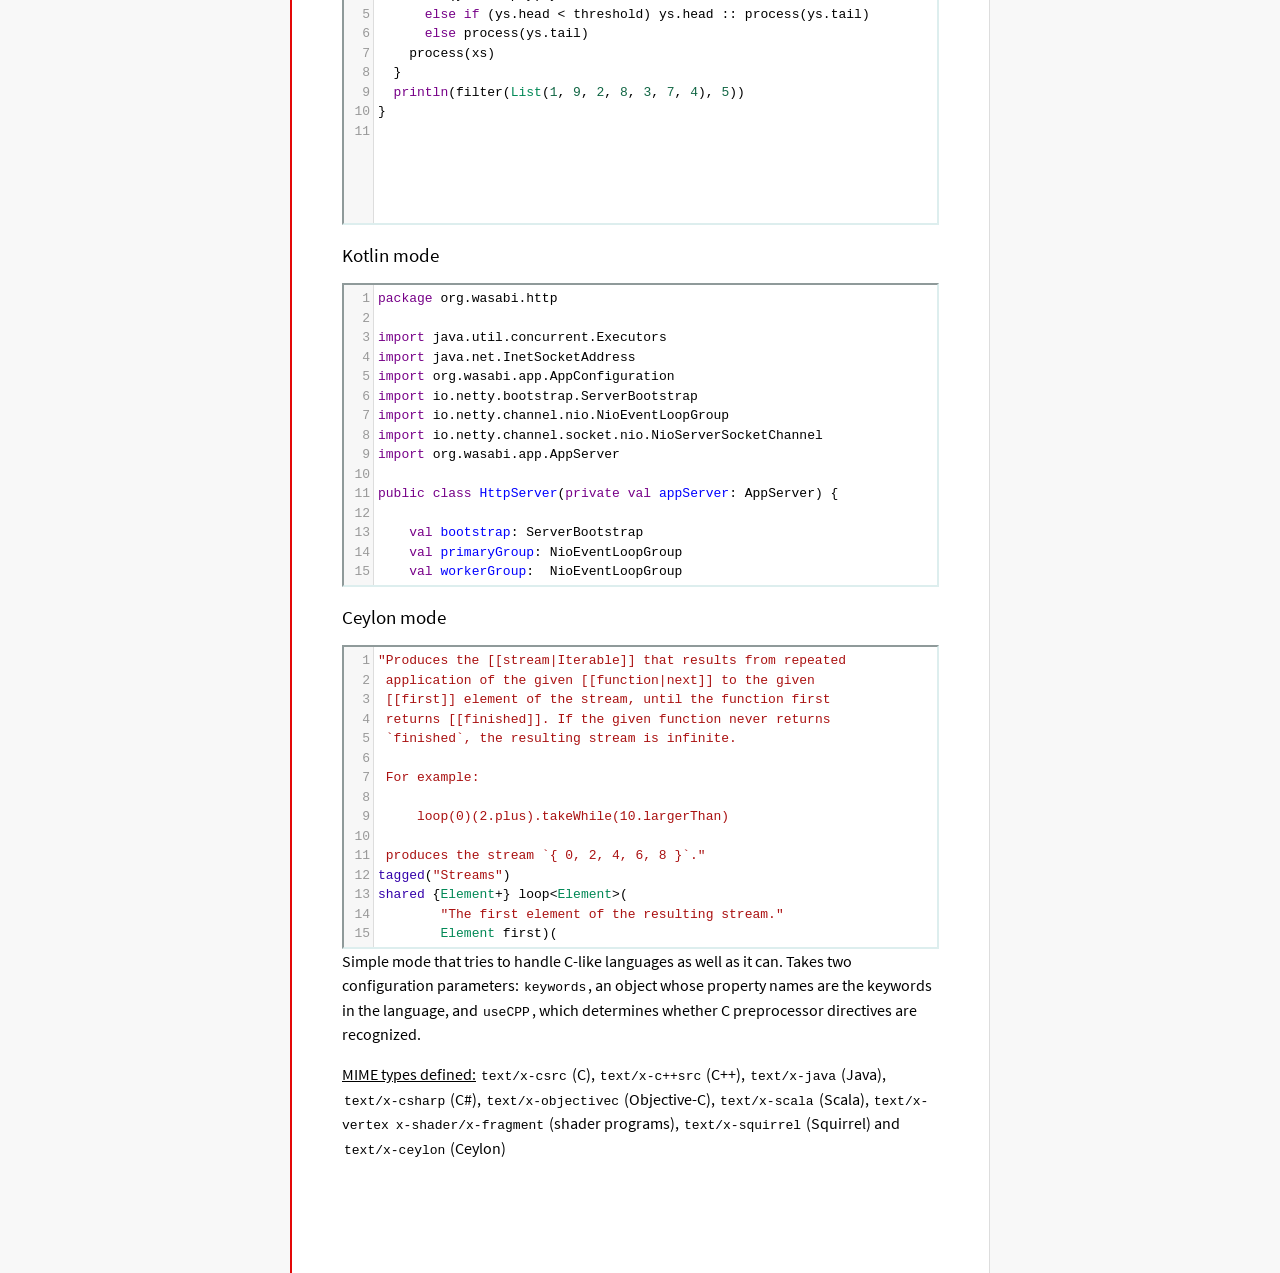
<file: lib/codemirror-5.65.21/mode/clike/index.html>
<!doctype html>

<title>CodeMirror: C-like mode</title>
<meta charset="utf-8"/>
<link rel=stylesheet href="../../doc/docs.css">

<link rel="stylesheet" href="../../lib/codemirror.css">
<script src="../../lib/codemirror.js"></script>
<script src="../../addon/edit/matchbrackets.js"></script>
<link rel="stylesheet" href="../../addon/hint/show-hint.css">
<script src="../../addon/hint/show-hint.js"></script>
<script src="clike.js"></script>
<style>.CodeMirror {border: 2px inset #dee;}</style>
<div id=nav>
  <a href="https://codemirror.net/5"><h1>CodeMirror</h1><img id=logo src="../../doc/logo.png" alt=""></a>

  <ul>
    <li><a href="../../index.html">Home</a>
    <li><a href="../../doc/manual.html">Manual</a>
    <li><a href="https://github.com/codemirror/codemirror5">Code</a>
  </ul>
  <ul>
    <li><a href="../index.html">Language modes</a>
    <li><a class=active href="#">C-like</a>
  </ul>
</div>

<article>
<h2>C-like mode</h2>

<div><textarea id="c-code">
/* C demo code */

#include <zmq.h>
#include <pthread.h>
#include <semaphore.h>
#include <time.h>
#include <stdio.h>
#include <fcntl.h>
#include <malloc.h>

typedef struct {
  void* arg_socket;
  zmq_msg_t* arg_msg;
  char* arg_string;
  unsigned long arg_len;
  int arg_int, arg_command;

  int signal_fd;
  int pad;
  void* context;
  sem_t sem;
} acl_zmq_context;

#define p(X) (context->arg_##X)

void* zmq_thread(void* context_pointer) {
  acl_zmq_context* context = (acl_zmq_context*)context_pointer;
  char ok = 'K', err = 'X';
  int res;

  while (1) {
    while ((res = sem_wait(&amp;context->sem)) == EINTR);
    if (res) {write(context->signal_fd, &amp;err, 1); goto cleanup;}
    switch(p(command)) {
    case 0: goto cleanup;
    case 1: p(socket) = zmq_socket(context->context, p(int)); break;
    case 2: p(int) = zmq_close(p(socket)); break;
    case 3: p(int) = zmq_bind(p(socket), p(string)); break;
    case 4: p(int) = zmq_connect(p(socket), p(string)); break;
    case 5: p(int) = zmq_getsockopt(p(socket), p(int), (void*)p(string), &amp;p(len)); break;
    case 6: p(int) = zmq_setsockopt(p(socket), p(int), (void*)p(string), p(len)); break;
    case 7: p(int) = zmq_send(p(socket), p(msg), p(int)); break;
    case 8: p(int) = zmq_recv(p(socket), p(msg), p(int)); break;
    case 9: p(int) = zmq_poll(p(socket), p(int), p(len)); break;
    }
    p(command) = errno;
    write(context->signal_fd, &amp;ok, 1);
  }
 cleanup:
  close(context->signal_fd);
  free(context_pointer);
  return 0;
}

void* zmq_thread_init(void* zmq_context, int signal_fd) {
  acl_zmq_context* context = malloc(sizeof(acl_zmq_context));
  pthread_t thread;

  context->context = zmq_context;
  context->signal_fd = signal_fd;
  sem_init(&amp;context->sem, 1, 0);
  pthread_create(&amp;thread, 0, &amp;zmq_thread, context);
  pthread_detach(thread);
  return context;
}
</textarea></div>

<h2>C++ example</h2>

<div><textarea id="cpp-code">
#include <iostream>
#include "mystuff/util.h"

namespace {
enum Enum {
  VAL1, VAL2, VAL3
};

char32_t unicode_string = U"\U0010FFFF";
string raw_string = R"delim(anything
you
want)delim";

int Helper(const MyType& param) {
  return 0;
}
} // namespace

class ForwardDec;

template <class T, class V>
class Class : public BaseClass {
  const MyType<T, V> member_;

 public:
  const MyType<T, V>& Method() const {
    return member_;
  }

  void Method2(MyType<T, V>* value);
}

template <class T, class V>
void Class::Method2(MyType<T, V>* value) {
  std::out << 1 >> method();
  value->Method3(member_);
  member_ = value;
}
</textarea></div>

<h2>Objective-C example</h2>

<div><textarea id="objectivec-code">
/*
This is a longer comment
That spans two lines
*/

#import "MyClass.h"
#import <AFramework/AFramework.h>
@import BFrameworkModule;

NS_ENUM(SomeValues) {
  aValue = 1;
};

// A Class Extension with some properties
@interface MyClass ()<AProtocol>
@property(atomic, readwrite, assign) NSInteger anInt;
@property(nonatomic, strong, nullable) NSString *aString;
@end

@implementation YourAppDelegate

- (instancetype)initWithString:(NSString *)aStringVar {
  if ((self = [super init])) {
    aString = aStringVar;
  }
  return self;
}

- (BOOL)doSomething:(float)progress {
  NSString *myString = @"This is a ObjC string %f ";
  myString = [[NSString stringWithFormat:myString, progress] stringByAppendingString:self.aString];
  return myString.length > 100 ? NO : YES;
}

@end
</textarea></div>

<h2>Java example</h2>

<div><textarea id="java-code">
import com.demo.util.MyType;
import com.demo.util.MyInterface;

public enum Enum {
  VAL1, VAL2, VAL3
}

public class Class<T, V> implements MyInterface {
  public static final MyType<T, V> member;
  
  private class InnerClass {
    public int zero() {
      return 0;
    }
  }

  @Override
  public MyType method() {
    return member;
  }

  public void method2(MyType<T, V> value) {
    method();
    value.method3();
    member = value;
  }
}
</textarea></div>

<h2>Scala example</h2>

<div><textarea id="scala-code">
object FilterTest extends App {
  def filter(xs: List[Int], threshold: Int) = {
    def process(ys: List[Int]): List[Int] =
      if (ys.isEmpty) ys
      else if (ys.head < threshold) ys.head :: process(ys.tail)
      else process(ys.tail)
    process(xs)
  }
  println(filter(List(1, 9, 2, 8, 3, 7, 4), 5))
}
</textarea></div>

<h2>Kotlin mode</h2>

<div><textarea id="kotlin-code">
package org.wasabi.http

import java.util.concurrent.Executors
import java.net.InetSocketAddress
import org.wasabi.app.AppConfiguration
import io.netty.bootstrap.ServerBootstrap
import io.netty.channel.nio.NioEventLoopGroup
import io.netty.channel.socket.nio.NioServerSocketChannel
import org.wasabi.app.AppServer

public class HttpServer(private val appServer: AppServer) {

    val bootstrap: ServerBootstrap
    val primaryGroup: NioEventLoopGroup
    val workerGroup:  NioEventLoopGroup

    init {
        // Define worker groups
        primaryGroup = NioEventLoopGroup()
        workerGroup = NioEventLoopGroup()

        // Initialize bootstrap of server
        bootstrap = ServerBootstrap()

        bootstrap.group(primaryGroup, workerGroup)
        bootstrap.channel(javaClass<NioServerSocketChannel>())
        bootstrap.childHandler(NettyPipelineInitializer(appServer))
    }

    public fun start(wait: Boolean = true) {
        val channel = bootstrap.bind(appServer.configuration.port)?.sync()?.channel()

        if (wait) {
            channel?.closeFuture()?.sync()
        }
    }

    public fun stop() {
        // Shutdown all event loops
        primaryGroup.shutdownGracefully()
        workerGroup.shutdownGracefully()

        // Wait till all threads are terminated
        primaryGroup.terminationFuture().sync()
        workerGroup.terminationFuture().sync()
    }
}
</textarea></div>

<h2>Ceylon mode</h2>

<div><textarea id="ceylon-code">
"Produces the [[stream|Iterable]] that results from repeated
 application of the given [[function|next]] to the given
 [[first]] element of the stream, until the function first
 returns [[finished]]. If the given function never returns 
 `finished`, the resulting stream is infinite.

 For example:

     loop(0)(2.plus).takeWhile(10.largerThan)

 produces the stream `{ 0, 2, 4, 6, 8 }`."
tagged("Streams")
shared {Element+} loop&lt;Element&gt;(
        "The first element of the resulting stream."
        Element first)(
        "The function that produces the next element of the
         stream, given the current element. The function may
         return [[finished]] to indicate the end of the 
         stream."
        Element|Finished next(Element element))
    =&gt; let (start = first)
    object satisfies {Element+} {
        first =&gt; start;
        empty =&gt; false;
        function nextElement(Element element)
                =&gt; next(element);
        iterator()
                =&gt; object satisfies Iterator&lt;Element&gt; {
            variable Element|Finished current = start;
            shared actual Element|Finished next() {
                if (!is Finished result = current) {
                    current = nextElement(result);
                    return result;
                }
                else {
                    return finished;
                }
            }
        };
    };
</textarea></div>

    <script>
      var cEditor = CodeMirror.fromTextArea(document.getElementById("c-code"), {
        lineNumbers: true,
        matchBrackets: true,
        mode: "text/x-csrc"
      });
      var cppEditor = CodeMirror.fromTextArea(document.getElementById("cpp-code"), {
        lineNumbers: true,
        matchBrackets: true,
        mode: "text/x-c++src"
      });
      var javaEditor = CodeMirror.fromTextArea(document.getElementById("java-code"), {
        lineNumbers: true,
        matchBrackets: true,
        mode: "text/x-java"
      });
      var objectivecEditor = CodeMirror.fromTextArea(document.getElementById("objectivec-code"), {
        lineNumbers: true,
        matchBrackets: true,
        mode: "text/x-objectivec"
      });
      var scalaEditor = CodeMirror.fromTextArea(document.getElementById("scala-code"), {
        lineNumbers: true,
        matchBrackets: true,
        mode: "text/x-scala"
      });
      var kotlinEditor = CodeMirror.fromTextArea(document.getElementById("kotlin-code"), {
          lineNumbers: true,
          matchBrackets: true,
          mode: "text/x-kotlin"
      });
      var ceylonEditor = CodeMirror.fromTextArea(document.getElementById("ceylon-code"), {
          lineNumbers: true,
          matchBrackets: true,
          mode: "text/x-ceylon"
      });
      var mac = CodeMirror.keyMap.default == CodeMirror.keyMap.macDefault;
      CodeMirror.keyMap.default[(mac ? "Cmd" : "Ctrl") + "-Space"] = "autocomplete";
    </script>

    <p>Simple mode that tries to handle C-like languages as well as it
    can. Takes two configuration parameters: <code>keywords</code>, an
    object whose property names are the keywords in the language,
    and <code>useCPP</code>, which determines whether C preprocessor
    directives are recognized.</p>

    <p><strong>MIME types defined:</strong> <code>text/x-csrc</code>
    (C), <code>text/x-c++src</code> (C++), <code>text/x-java</code>
    (Java), <code>text/x-csharp</code> (C#),
    <code>text/x-objectivec</code> (Objective-C),
    <code>text/x-scala</code> (Scala), <code>text/x-vertex</code>
    <code>x-shader/x-fragment</code> (shader programs),
    <code>text/x-squirrel</code> (Squirrel) and
    <code>text/x-ceylon</code> (Ceylon)</p>
</article>
</file>
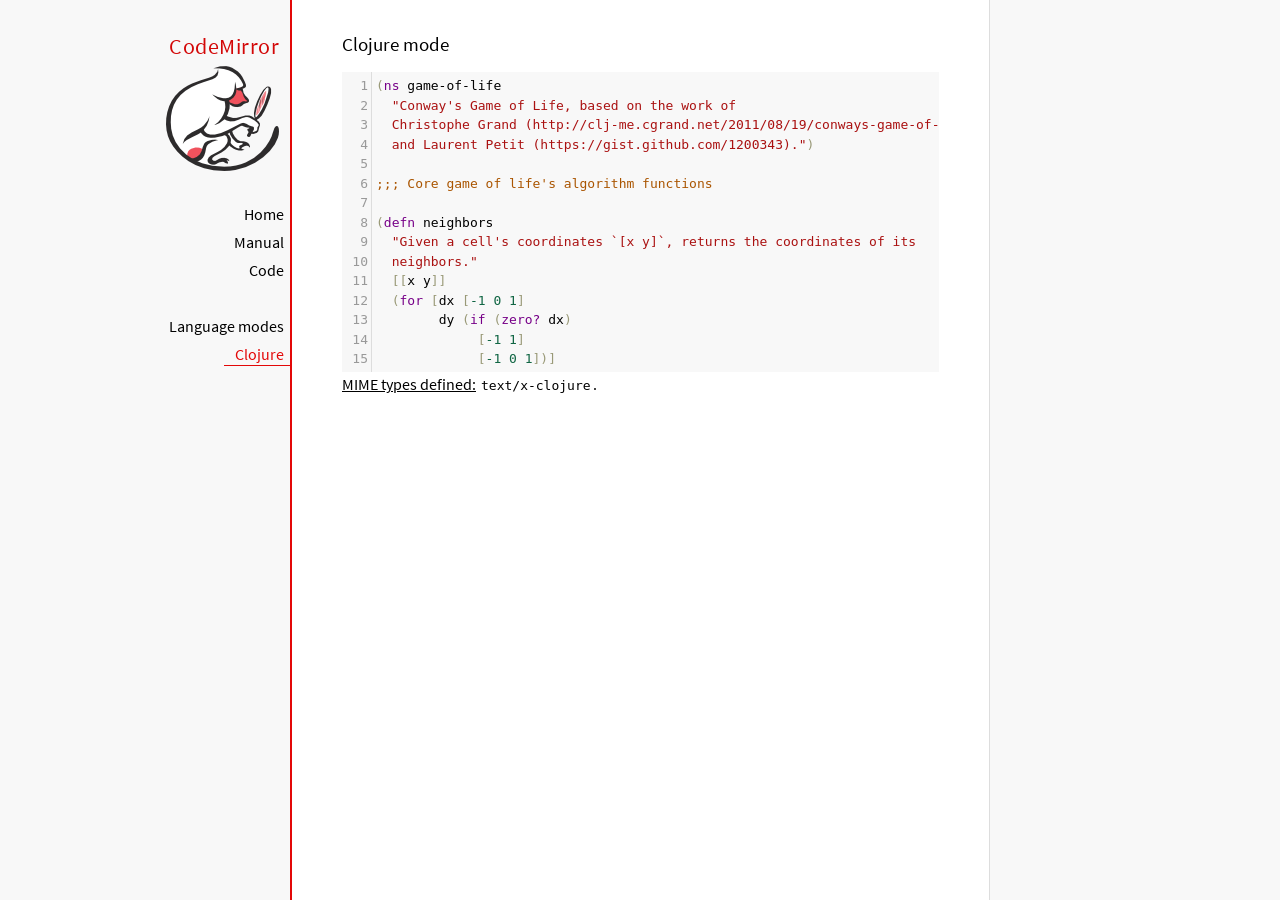
<file: lib/codemirror-5.65.21/mode/clojure/index.html>
<!doctype html>

<title>CodeMirror: Clojure mode</title>
<meta charset="utf-8"/>
<link rel=stylesheet href="../../doc/docs.css">

<link rel="stylesheet" href="../../lib/codemirror.css">
<script src="../../lib/codemirror.js"></script>
<script src="../../addon/edit/closebrackets.js"></script>
<script src="../../addon/edit/matchbrackets.js"></script>
<script src="clojure.js"></script>
<style>.CodeMirror {background: #f8f8f8;}</style>
<div id=nav>
  <a href="https://codemirror.net/5"><h1>CodeMirror</h1><img id=logo src="../../doc/logo.png" alt=""></a>

  <ul>
    <li><a href="../../index.html">Home</a>
    <li><a href="../../doc/manual.html">Manual</a>
    <li><a href="https://github.com/codemirror/codemirror5">Code</a>
  </ul>
  <ul>
    <li><a href="../index.html">Language modes</a>
    <li><a class=active href="#">Clojure</a>
  </ul>
</div>

<article>
<h2>Clojure mode</h2>
<form><textarea id="code" name="code">
(ns game-of-life
  "Conway's Game of Life, based on the work of
  Christophe Grand (http://clj-me.cgrand.net/2011/08/19/conways-game-of-life)
  and Laurent Petit (https://gist.github.com/1200343).")

;;; Core game of life's algorithm functions

(defn neighbors
  "Given a cell's coordinates `[x y]`, returns the coordinates of its
  neighbors."
  [[x y]]
  (for [dx [-1 0 1]
        dy (if (zero? dx)
             [-1 1]
             [-1 0 1])]
    [(+ dx x) (+ dy y)]))

(defn step
  "Given a set of living `cells`, computes the new set of living cells."
  [cells]
  (set (for [[cell n] (frequencies (mapcat neighbors cells))
             :when (or (= n 3)
                       (and (= n 2)
                            (cells cell)))]
         cell)))

;;; Utility methods for displaying game on a text terminal

(defn print-grid
  "Prints a `grid` of `w` columns and `h` rows, on *out*, representing a
  step in the game."
  [grid w h]
  (doseq [x (range (inc w))
          y (range (inc h))]
    (when (= y 0) (println))
    (print (if (grid [x y])
             "[X]"
             " . "))))

(defn print-grids
  "Prints a sequence of `grids` of `w` columns and `h` rows on *out*,
  representing several steps."
  [grids w h]
  (doseq [grid grids]
    (print-grid grid w h)
    (println)))

;;; Launches an example grid

(def grid
  "`grid` represents the initial set of living cells"
  #{[2 1] [2 2] [2 3]})

(print-grids (take 3 (iterate step grid)) 5 5)</textarea></form>
    <script>
      var editor = CodeMirror.fromTextArea(document.getElementById("code"), {
          autoCloseBrackets: true,
          lineNumbers: true,
          matchBrackets: true,
          mode: 'text/x-clojure'
      });
    </script>

    <p><strong>MIME types defined:</strong> <code>text/x-clojure</code>.</p>

  </article>
</file>
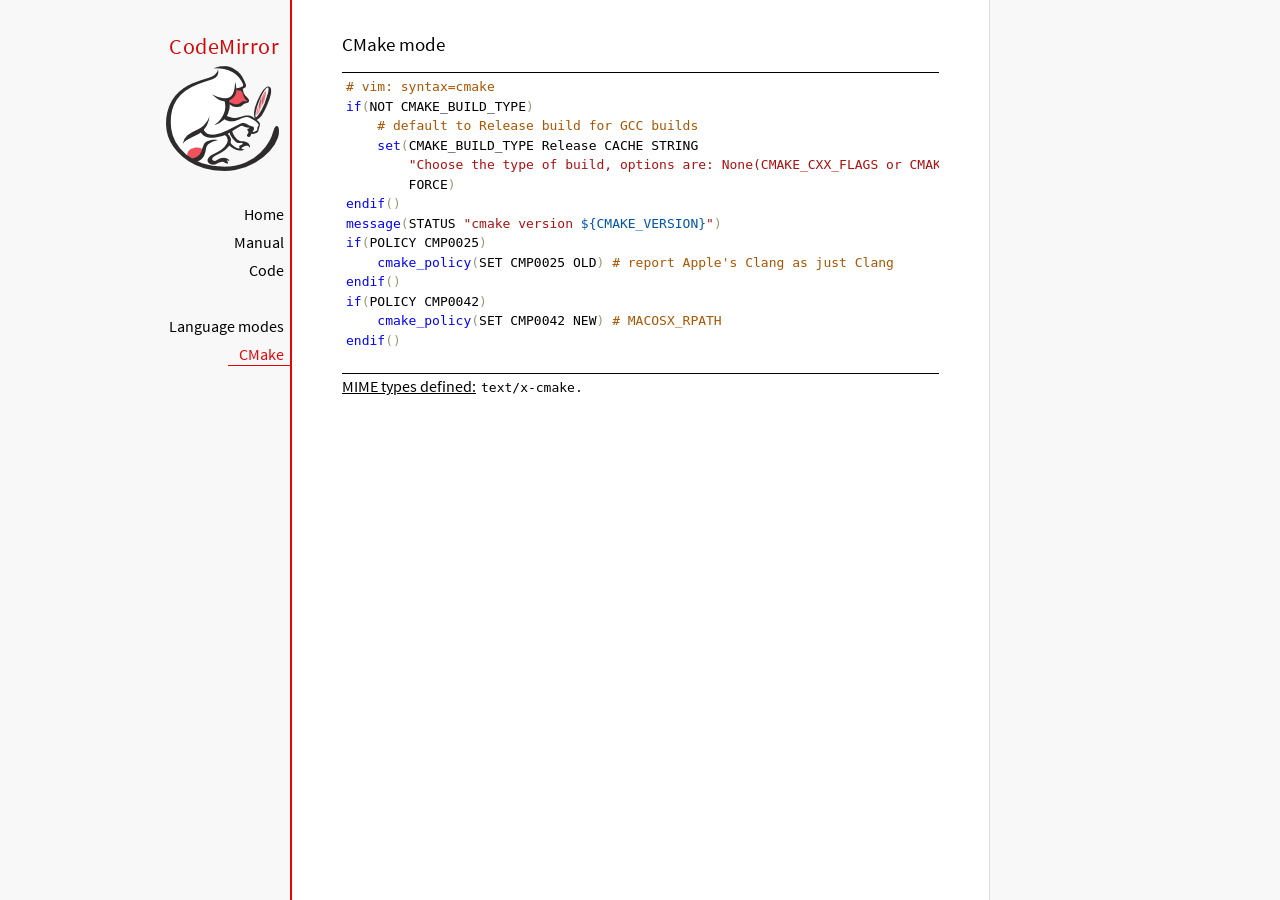
<file: lib/codemirror-5.65.21/mode/cmake/index.html>
<!doctype html>

<title>CodeMirror: CMake mode</title>
<meta charset="utf-8"/>
<link rel=stylesheet href="../../doc/docs.css">

<link rel="stylesheet" href="../../lib/codemirror.css">
<script src="../../lib/codemirror.js"></script>
<script src="../../addon/edit/matchbrackets.js"></script>
<script src="cmake.js"></script>
<style>
      .CodeMirror {border-top: 1px solid black; border-bottom: 1px solid black;}
      .cm-s-default span.cm-arrow { color: red; }
    </style>
<div id=nav>
  <a href="https://codemirror.net/5"><h1>CodeMirror</h1><img id=logo src="../../doc/logo.png" alt=""></a>

  <ul>
    <li><a href="../../index.html">Home</a>
    <li><a href="../../doc/manual.html">Manual</a>
    <li><a href="https://github.com/codemirror/codemirror5">Code</a>
  </ul>
  <ul>
    <li><a href="../index.html">Language modes</a>
    <li><a class=active href="#">CMake</a>
  </ul>
</div>

<article>
<h2>CMake mode</h2>
<form><textarea id="code" name="code">
# vim: syntax=cmake
if(NOT CMAKE_BUILD_TYPE)
    # default to Release build for GCC builds
    set(CMAKE_BUILD_TYPE Release CACHE STRING
        "Choose the type of build, options are: None(CMAKE_CXX_FLAGS or CMAKE_C_FLAGS used) Debug Release RelWithDebInfo MinSizeRel."
        FORCE)
endif()
message(STATUS "cmake version ${CMAKE_VERSION}")
if(POLICY CMP0025)
    cmake_policy(SET CMP0025 OLD) # report Apple's Clang as just Clang
endif()
if(POLICY CMP0042)
    cmake_policy(SET CMP0042 NEW) # MACOSX_RPATH
endif()

project (x265)
cmake_minimum_required (VERSION 2.8.8) # OBJECT libraries require 2.8.8
include(CheckIncludeFiles)
include(CheckFunctionExists)
include(CheckSymbolExists)
include(CheckCXXCompilerFlag)

# X265_BUILD must be incremented each time the public API is changed
set(X265_BUILD 48)
configure_file("${PROJECT_SOURCE_DIR}/x265.def.in"
               "${PROJECT_BINARY_DIR}/x265.def")
configure_file("${PROJECT_SOURCE_DIR}/x265_config.h.in"
               "${PROJECT_BINARY_DIR}/x265_config.h")

SET(CMAKE_MODULE_PATH "${PROJECT_SOURCE_DIR}/cmake" "${CMAKE_MODULE_PATH}")

# System architecture detection
string(TOLOWER "${CMAKE_SYSTEM_PROCESSOR}" SYSPROC)
set(X86_ALIASES x86 i386 i686 x86_64 amd64)
list(FIND X86_ALIASES "${SYSPROC}" X86MATCH)
if("${SYSPROC}" STREQUAL "" OR X86MATCH GREATER "-1")
    message(STATUS "Detected x86 target processor")
    set(X86 1)
    add_definitions(-DX265_ARCH_X86=1)
    if("${CMAKE_SIZEOF_VOID_P}" MATCHES 8)
        set(X64 1)
        add_definitions(-DX86_64=1)
    endif()
elseif(${SYSPROC} STREQUAL "armv6l")
    message(STATUS "Detected ARM target processor")
    set(ARM 1)
    add_definitions(-DX265_ARCH_ARM=1 -DHAVE_ARMV6=1)
else()
    message(STATUS "CMAKE_SYSTEM_PROCESSOR value `${CMAKE_SYSTEM_PROCESSOR}` is unknown")
    message(STATUS "Please add this value near ${CMAKE_CURRENT_LIST_FILE}:${CMAKE_CURRENT_LIST_LINE}")
endif()

if(UNIX)
    list(APPEND PLATFORM_LIBS pthread)
    find_library(LIBRT rt)
    if(LIBRT)
        list(APPEND PLATFORM_LIBS rt)
    endif()
    find_package(Numa)
    if(NUMA_FOUND)
        list(APPEND CMAKE_REQUIRED_LIBRARIES ${NUMA_LIBRARY})
        check_symbol_exists(numa_node_of_cpu numa.h NUMA_V2)
        if(NUMA_V2)
            add_definitions(-DHAVE_LIBNUMA)
            message(STATUS "libnuma found, building with support for NUMA nodes")
            list(APPEND PLATFORM_LIBS ${NUMA_LIBRARY})
            link_directories(${NUMA_LIBRARY_DIR})
            include_directories(${NUMA_INCLUDE_DIR})
        endif()
    endif()
    mark_as_advanced(LIBRT NUMA_FOUND)
endif(UNIX)

if(X64 AND NOT WIN32)
    option(ENABLE_PIC "Enable Position Independent Code" ON)
else()
    option(ENABLE_PIC "Enable Position Independent Code" OFF)
endif(X64 AND NOT WIN32)

# Compiler detection
if(CMAKE_GENERATOR STREQUAL "Xcode")
  set(XCODE 1)
endif()
if (APPLE)
  add_definitions(-DMACOS)
endif()
</textarea></form>
    <script>
      var editor = CodeMirror.fromTextArea(document.getElementById("code"), {
        mode: "text/x-cmake",
        matchBrackets: true,
        indentUnit: 4
      });
    </script>

    <p><strong>MIME types defined:</strong> <code>text/x-cmake</code>.</p>

  </article>
</file>
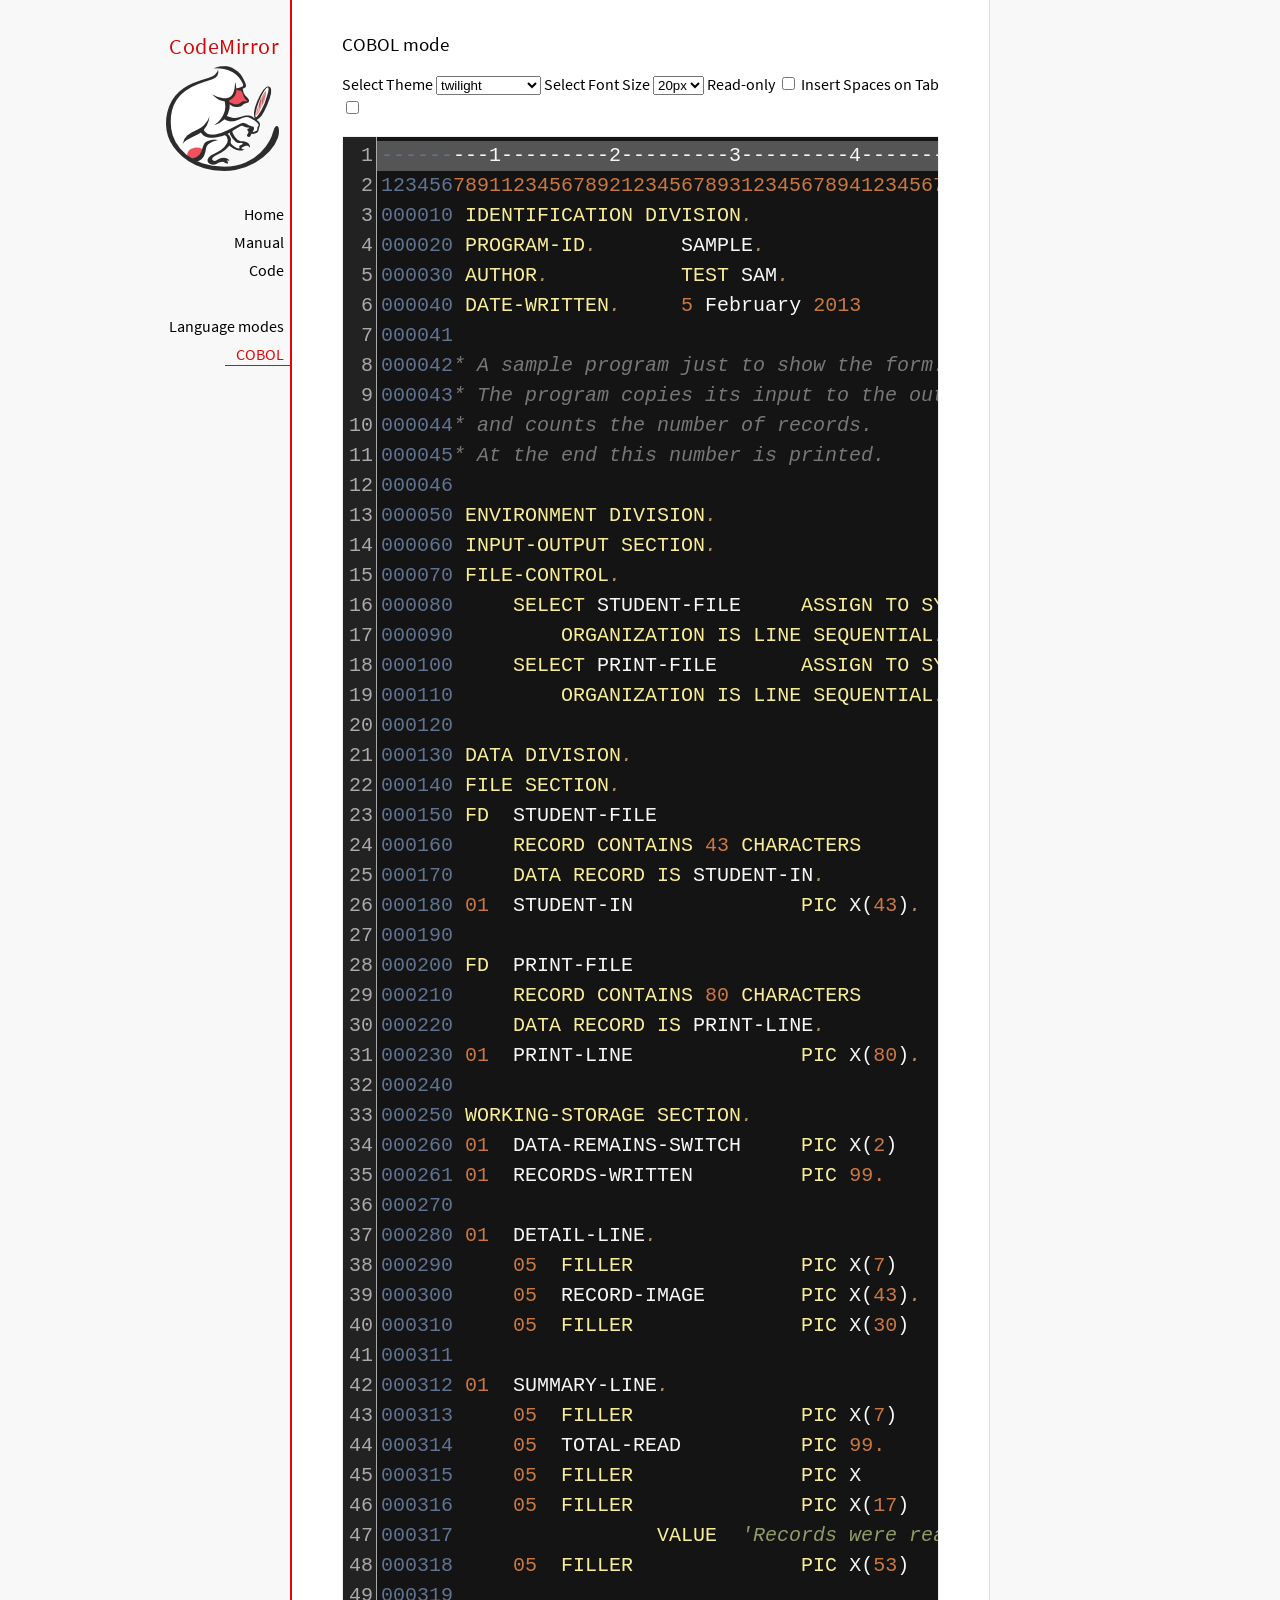
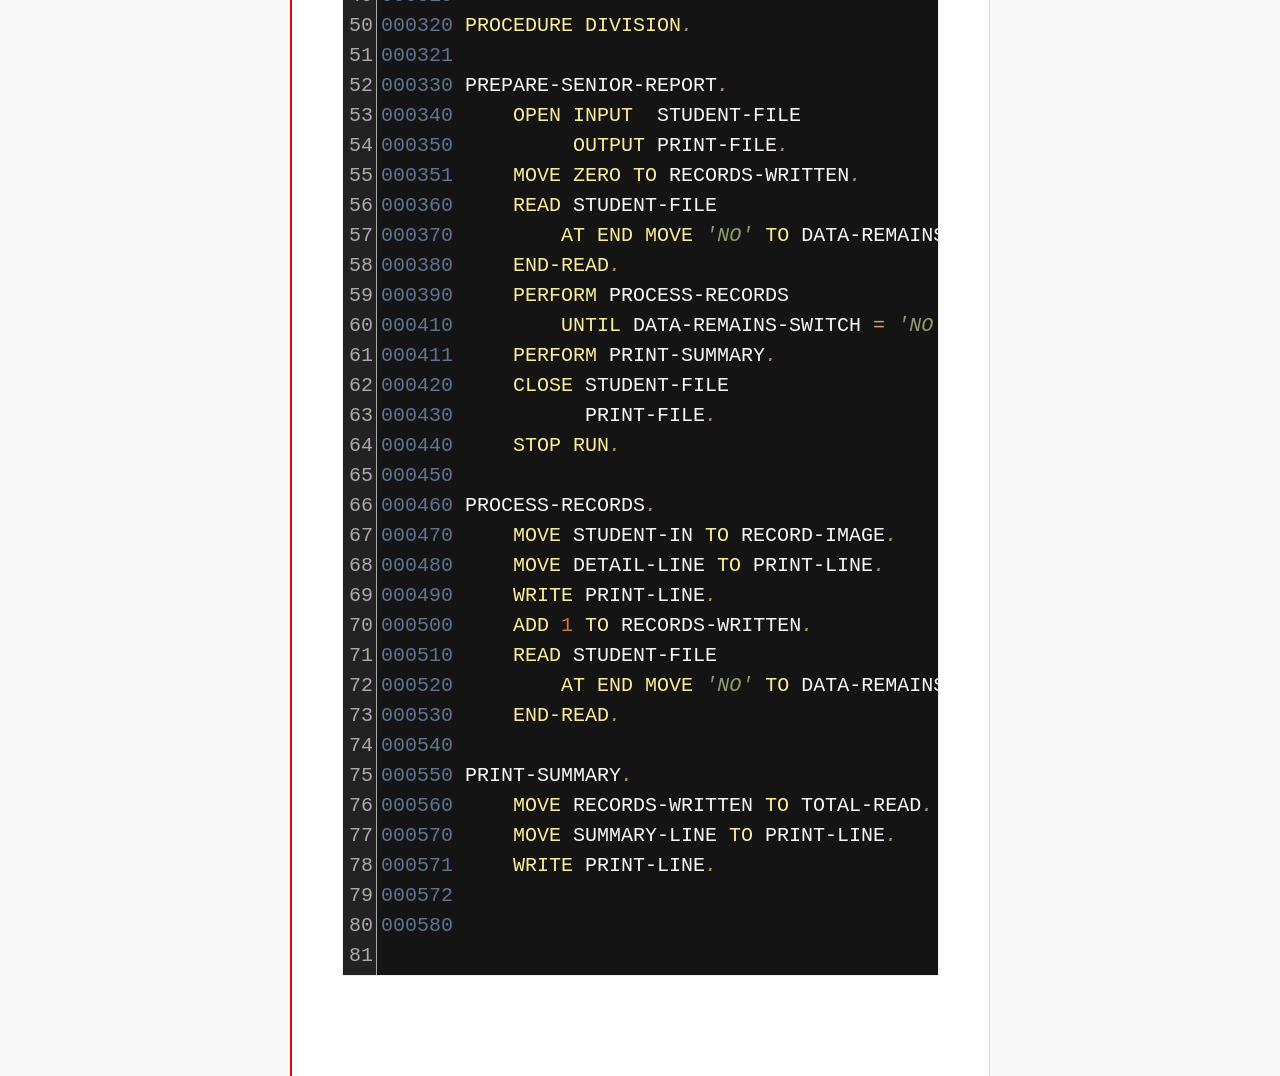
<file: lib/codemirror-5.65.21/mode/cobol/index.html>
<!doctype html>

<title>CodeMirror: COBOL mode</title>
<meta charset="utf-8"/>
<link rel=stylesheet href="../../doc/docs.css">

<link rel="stylesheet" href="../../lib/codemirror.css">
<link rel="stylesheet" href="../../theme/neat.css">
<link rel="stylesheet" href="../../theme/elegant.css">
<link rel="stylesheet" href="../../theme/erlang-dark.css">
<link rel="stylesheet" href="../../theme/night.css">
<link rel="stylesheet" href="../../theme/monokai.css">
<link rel="stylesheet" href="../../theme/cobalt.css">
<link rel="stylesheet" href="../../theme/eclipse.css">
<link rel="stylesheet" href="../../theme/rubyblue.css">
<link rel="stylesheet" href="../../theme/lesser-dark.css">
<link rel="stylesheet" href="../../theme/xq-dark.css">
<link rel="stylesheet" href="../../theme/xq-light.css">
<link rel="stylesheet" href="../../theme/ambiance.css">
<link rel="stylesheet" href="../../theme/blackboard.css">
<link rel="stylesheet" href="../../theme/vibrant-ink.css">
<link rel="stylesheet" href="../../theme/solarized.css">
<link rel="stylesheet" href="../../theme/twilight.css">
<link rel="stylesheet" href="../../theme/midnight.css">
<link rel="stylesheet" href="../../addon/dialog/dialog.css">
<script src="../../lib/codemirror.js"></script>
<script src="../../addon/edit/matchbrackets.js"></script>
<script src="cobol.js"></script>
<script src="../../addon/selection/active-line.js"></script>
<script src="../../addon/search/search.js"></script>
<script src="../../addon/dialog/dialog.js"></script>
<script src="../../addon/search/searchcursor.js"></script>
<style>
        .CodeMirror {
          border: 1px solid #eee;
          font-size : 20px;
          height : auto !important;
        }
        .CodeMirror-activeline-background {background: #555555 !important;}
    </style>
<div id=nav>
  <a href="https://codemirror.net/5"><h1>CodeMirror</h1><img id=logo src="../../doc/logo.png" alt=""></a>

  <ul>
    <li><a href="../../index.html">Home</a>
    <li><a href="../../doc/manual.html">Manual</a>
    <li><a href="https://github.com/codemirror/codemirror5">Code</a>
  </ul>
  <ul>
    <li><a href="../index.html">Language modes</a>
    <li><a class=active href="#">COBOL</a>
  </ul>
</div>

<article>
<h2>COBOL mode</h2>

    <p> Select Theme <select onchange="selectTheme()" id="selectTheme">
        <option>default</option>
        <option>ambiance</option>
        <option>blackboard</option>
        <option>cobalt</option>
        <option>eclipse</option>
        <option>elegant</option>
        <option>erlang-dark</option>
        <option>lesser-dark</option>
        <option>midnight</option>
        <option>monokai</option>
        <option>neat</option>
        <option>night</option>
        <option>rubyblue</option>
        <option>solarized dark</option>
        <option>solarized light</option>
        <option selected>twilight</option>
        <option>vibrant-ink</option>
        <option>xq-dark</option>
        <option>xq-light</option>
    </select>    Select Font Size <select onchange="selectFontsize()" id="selectFontSize">
          <option value="13px">13px</option>
          <option value="14px">14px</option>
          <option value="16px">16px</option>
          <option value="18px">18px</option>
          <option value="20px" selected="selected">20px</option>
          <option value="24px">24px</option>
          <option value="26px">26px</option>
          <option value="28px">28px</option>
          <option value="30px">30px</option>
          <option value="32px">32px</option>
          <option value="34px">34px</option>
          <option value="36px">36px</option>
        </select>
<label for="checkBoxReadOnly">Read-only</label>
<input type="checkbox" id="checkBoxReadOnly" onchange="selectReadOnly()">
<label for="id_tabToIndentSpace">Insert Spaces on Tab</label>
<input type="checkbox" id="id_tabToIndentSpace" onchange="tabToIndentSpace()">
</p>
<textarea id="code" name="code">
---------1---------2---------3---------4---------5---------6---------7---------8
12345678911234567892123456789312345678941234567895123456789612345678971234567898
000010 IDENTIFICATION DIVISION.                                        MODTGHERE
000020 PROGRAM-ID.       SAMPLE.
000030 AUTHOR.           TEST SAM. 
000040 DATE-WRITTEN.     5 February 2013
000041
000042* A sample program just to show the form.
000043* The program copies its input to the output,
000044* and counts the number of records.
000045* At the end this number is printed.
000046
000050 ENVIRONMENT DIVISION.
000060 INPUT-OUTPUT SECTION.
000070 FILE-CONTROL.
000080     SELECT STUDENT-FILE     ASSIGN TO SYSIN
000090         ORGANIZATION IS LINE SEQUENTIAL.
000100     SELECT PRINT-FILE       ASSIGN TO SYSOUT
000110         ORGANIZATION IS LINE SEQUENTIAL.
000120
000130 DATA DIVISION.
000140 FILE SECTION.
000150 FD  STUDENT-FILE
000160     RECORD CONTAINS 43 CHARACTERS
000170     DATA RECORD IS STUDENT-IN.
000180 01  STUDENT-IN              PIC X(43).
000190
000200 FD  PRINT-FILE
000210     RECORD CONTAINS 80 CHARACTERS
000220     DATA RECORD IS PRINT-LINE.
000230 01  PRINT-LINE              PIC X(80).
000240
000250 WORKING-STORAGE SECTION.
000260 01  DATA-REMAINS-SWITCH     PIC X(2)      VALUE SPACES.
000261 01  RECORDS-WRITTEN         PIC 99.
000270
000280 01  DETAIL-LINE.
000290     05  FILLER              PIC X(7)      VALUE SPACES.
000300     05  RECORD-IMAGE        PIC X(43).
000310     05  FILLER              PIC X(30)     VALUE SPACES.
000311 
000312 01  SUMMARY-LINE.
000313     05  FILLER              PIC X(7)      VALUE SPACES.
000314     05  TOTAL-READ          PIC 99.
000315     05  FILLER              PIC X         VALUE SPACE.
000316     05  FILLER              PIC X(17)     
000317                 VALUE  'Records were read'.
000318     05  FILLER              PIC X(53)     VALUE SPACES.
000319
000320 PROCEDURE DIVISION.
000321
000330 PREPARE-SENIOR-REPORT.
000340     OPEN INPUT  STUDENT-FILE
000350          OUTPUT PRINT-FILE.
000351     MOVE ZERO TO RECORDS-WRITTEN.
000360     READ STUDENT-FILE
000370         AT END MOVE 'NO' TO DATA-REMAINS-SWITCH
000380     END-READ.
000390     PERFORM PROCESS-RECORDS
000410         UNTIL DATA-REMAINS-SWITCH = 'NO'.
000411     PERFORM PRINT-SUMMARY.
000420     CLOSE STUDENT-FILE
000430           PRINT-FILE.
000440     STOP RUN.
000450
000460 PROCESS-RECORDS.
000470     MOVE STUDENT-IN TO RECORD-IMAGE.
000480     MOVE DETAIL-LINE TO PRINT-LINE.
000490     WRITE PRINT-LINE.
000500     ADD 1 TO RECORDS-WRITTEN.
000510     READ STUDENT-FILE
000520         AT END MOVE 'NO' TO DATA-REMAINS-SWITCH
000530     END-READ. 
000540
000550 PRINT-SUMMARY.
000560     MOVE RECORDS-WRITTEN TO TOTAL-READ.
000570     MOVE SUMMARY-LINE TO PRINT-LINE.
000571     WRITE PRINT-LINE. 
000572
000580
</textarea>
    <script>
      var editor = CodeMirror.fromTextArea(document.getElementById("code"), {
        lineNumbers: true,
        matchBrackets: true,
        mode: "text/x-cobol",
        theme : "twilight",
        styleActiveLine: true,
        showCursorWhenSelecting : true,  
      });
      function selectTheme() {
        var themeInput = document.getElementById("selectTheme");
        var theme = themeInput.options[themeInput.selectedIndex].innerHTML;
        editor.setOption("theme", theme);
      }
      function selectFontsize() {
        var fontSizeInput = document.getElementById("selectFontSize");
        var fontSize = fontSizeInput.options[fontSizeInput.selectedIndex].innerHTML;
        editor.getWrapperElement().style.fontSize = fontSize;
        editor.refresh();
      }
      function selectReadOnly() {
        editor.setOption("readOnly", document.getElementById("checkBoxReadOnly").checked);
      }
      function tabToIndentSpace() {
        if (document.getElementById("id_tabToIndentSpace").checked) {
            editor.setOption("extraKeys", {Tab: function(cm) { cm.replaceSelection("    ", "end"); }});
        } else {
            editor.setOption("extraKeys", {Tab: function(cm) { cm.replaceSelection("    ", "end"); }});
        }
      }
    </script>
  </article>
</file>
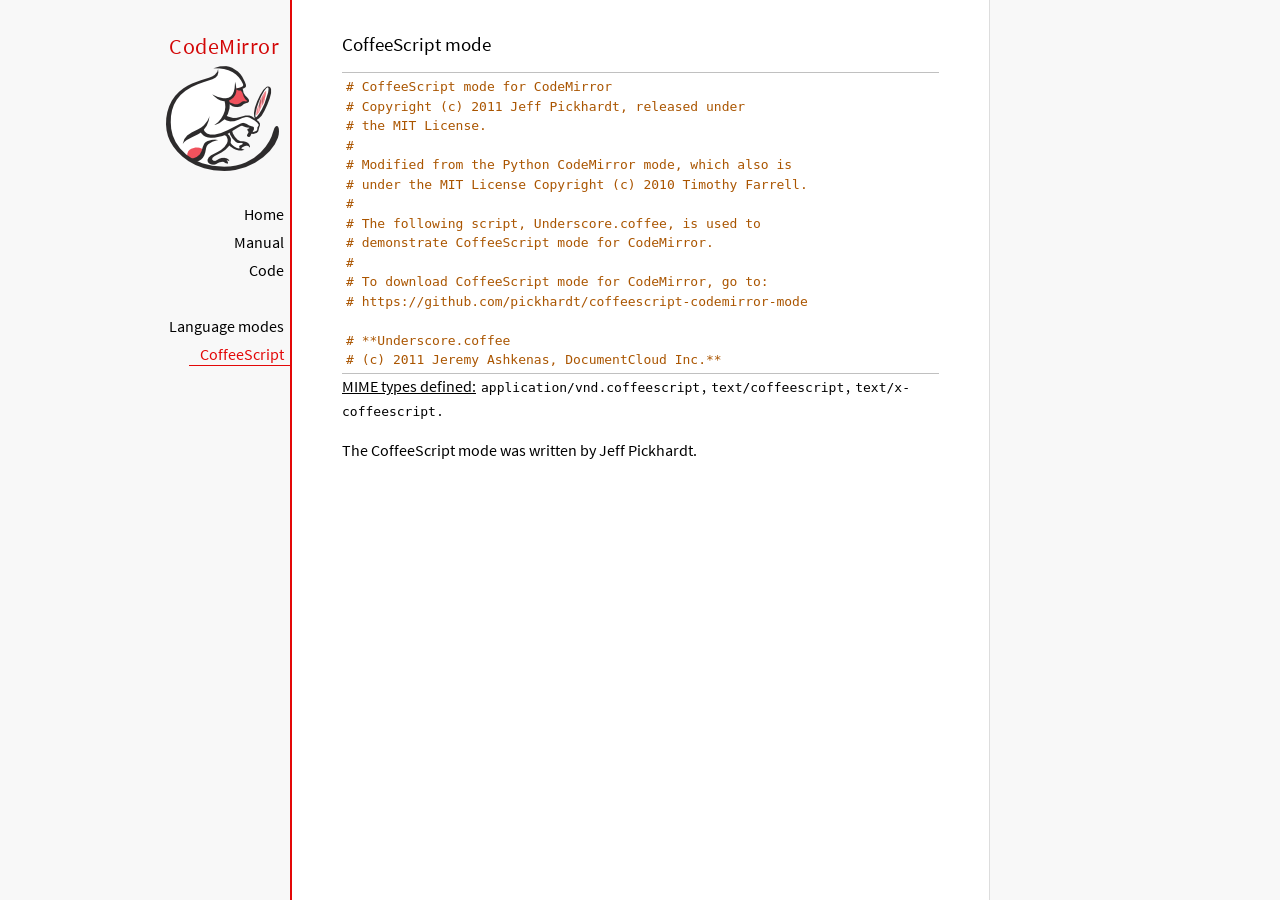
<file: lib/codemirror-5.65.21/mode/coffeescript/index.html>
<!doctype html>

<title>CodeMirror: CoffeeScript mode</title>
<meta charset="utf-8"/>
<link rel=stylesheet href="../../doc/docs.css">

<link rel="stylesheet" href="../../lib/codemirror.css">
<script src="../../lib/codemirror.js"></script>
<script src="coffeescript.js"></script>
<style>.CodeMirror {border-top: 1px solid silver; border-bottom: 1px solid silver;}</style>
<div id=nav>
  <a href="https://codemirror.net/5"><h1>CodeMirror</h1><img id=logo src="../../doc/logo.png" alt=""></a>

  <ul>
    <li><a href="../../index.html">Home</a>
    <li><a href="../../doc/manual.html">Manual</a>
    <li><a href="https://github.com/codemirror/codemirror5">Code</a>
  </ul>
  <ul>
    <li><a href="../index.html">Language modes</a>
    <li><a class=active href="#">CoffeeScript</a>
  </ul>
</div>

<article>
<h2>CoffeeScript mode</h2>
<form><textarea id="code" name="code">
# CoffeeScript mode for CodeMirror
# Copyright (c) 2011 Jeff Pickhardt, released under
# the MIT License.
#
# Modified from the Python CodeMirror mode, which also is 
# under the MIT License Copyright (c) 2010 Timothy Farrell.
#
# The following script, Underscore.coffee, is used to 
# demonstrate CoffeeScript mode for CodeMirror.
#
# To download CoffeeScript mode for CodeMirror, go to:
# https://github.com/pickhardt/coffeescript-codemirror-mode

# **Underscore.coffee
# (c) 2011 Jeremy Ashkenas, DocumentCloud Inc.**
# Underscore is freely distributable under the terms of the
# [MIT license](http://en.wikipedia.org/wiki/MIT_License).
# Portions of Underscore are inspired by or borrowed from
# [Prototype.js](http://prototypejs.org/api), Oliver Steele's
# [Functional](http://osteele.com), and John Resig's
# [Micro-Templating](http://ejohn.org).
# For all details and documentation:
# http://documentcloud.github.com/underscore/


# Baseline setup
# --------------

# Establish the root object, `window` in the browser, or `global` on the server.
root = this


# Save the previous value of the `_` variable.
previousUnderscore = root._

### Multiline
    comment
###

# Establish the object that gets thrown to break out of a loop iteration.
# `StopIteration` is SOP on Mozilla.
breaker = if typeof(StopIteration) is 'undefined' then '__break__' else StopIteration


#### Docco style single line comment (title)


# Helper function to escape **RegExp** contents, because JS doesn't have one.
escapeRegExp = (string) -> string.replace(/([.*+?^${}()|[\]\/\\])/g, '\\$1')


# Save bytes in the minified (but not gzipped) version:
ArrayProto = Array.prototype
ObjProto = Object.prototype


# Create quick reference variables for speed access to core prototypes.
slice = ArrayProto.slice
unshift = ArrayProto.unshift
toString = ObjProto.toString
hasOwnProperty = ObjProto.hasOwnProperty
propertyIsEnumerable = ObjProto.propertyIsEnumerable


# All **ECMA5** native implementations we hope to use are declared here.
nativeForEach = ArrayProto.forEach
nativeMap = ArrayProto.map
nativeReduce = ArrayProto.reduce
nativeReduceRight = ArrayProto.reduceRight
nativeFilter = ArrayProto.filter
nativeEvery = ArrayProto.every
nativeSome = ArrayProto.some
nativeIndexOf = ArrayProto.indexOf
nativeLastIndexOf = ArrayProto.lastIndexOf
nativeIsArray = Array.isArray
nativeKeys = Object.keys


# Create a safe reference to the Underscore object for use below.
_ = (obj) -> new wrapper(obj)


# Export the Underscore object for **CommonJS**.
if typeof(exports) != 'undefined' then exports._ = _


# Export Underscore to global scope.
root._ = _


# Current version.
_.VERSION = '1.1.0'


# Collection Functions
# --------------------

# The cornerstone, an **each** implementation.
# Handles objects implementing **forEach**, arrays, and raw objects.
_.each = (obj, iterator, context) ->
  try
    if nativeForEach and obj.forEach is nativeForEach
      obj.forEach iterator, context
    else if _.isNumber obj.length
      iterator.call context, obj[i], i, obj for i in [0...obj.length]
    else
      iterator.call context, val, key, obj for own key, val of obj
  catch e
    throw e if e isnt breaker
  obj


# Return the results of applying the iterator to each element. Use JavaScript
# 1.6's version of **map**, if possible.
_.map = (obj, iterator, context) ->
  return obj.map(iterator, context) if nativeMap and obj.map is nativeMap
  results = []
  _.each obj, (value, index, list) ->
    results.push iterator.call context, value, index, list
  results


# **Reduce** builds up a single result from a list of values. Also known as
# **inject**, or **foldl**. Uses JavaScript 1.8's version of **reduce**, if possible.
_.reduce = (obj, iterator, memo, context) ->
  if nativeReduce and obj.reduce is nativeReduce
    iterator = _.bind iterator, context if context
    return obj.reduce iterator, memo
  _.each obj, (value, index, list) ->
    memo = iterator.call context, memo, value, index, list
  memo


# The right-associative version of **reduce**, also known as **foldr**. Uses
# JavaScript 1.8's version of **reduceRight**, if available.
_.reduceRight = (obj, iterator, memo, context) ->
  if nativeReduceRight and obj.reduceRight is nativeReduceRight
    iterator = _.bind iterator, context if context
    return obj.reduceRight iterator, memo
  reversed = _.clone(_.toArray(obj)).reverse()
  _.reduce reversed, iterator, memo, context


# Return the first value which passes a truth test.
_.detect = (obj, iterator, context) ->
  result = null
  _.each obj, (value, index, list) ->
    if iterator.call context, value, index, list
      result = value
      _.breakLoop()
  result


# Return all the elements that pass a truth test. Use JavaScript 1.6's
# **filter**, if it exists.
_.filter = (obj, iterator, context) ->
  return obj.filter iterator, context if nativeFilter and obj.filter is nativeFilter
  results = []
  _.each obj, (value, index, list) ->
    results.push value if iterator.call context, value, index, list
  results


# Return all the elements for which a truth test fails.
_.reject = (obj, iterator, context) ->
  results = []
  _.each obj, (value, index, list) ->
    results.push value if not iterator.call context, value, index, list
  results


# Determine whether all of the elements match a truth test. Delegate to
# JavaScript 1.6's **every**, if it is present.
_.every = (obj, iterator, context) ->
  iterator ||= _.identity
  return obj.every iterator, context if nativeEvery and obj.every is nativeEvery
  result = true
  _.each obj, (value, index, list) ->
    _.breakLoop() unless (result = result and iterator.call(context, value, index, list))
  result


# Determine if at least one element in the object matches a truth test. Use
# JavaScript 1.6's **some**, if it exists.
_.some = (obj, iterator, context) ->
  iterator ||= _.identity
  return obj.some iterator, context if nativeSome and obj.some is nativeSome
  result = false
  _.each obj, (value, index, list) ->
    _.breakLoop() if (result = iterator.call(context, value, index, list))
  result


# Determine if a given value is included in the array or object,
# based on `===`.
_.include = (obj, target) ->
  return _.indexOf(obj, target) isnt -1 if nativeIndexOf and obj.indexOf is nativeIndexOf
  return true for own key, val of obj when val is target
  false


# Invoke a method with arguments on every item in a collection.
_.invoke = (obj, method) ->
  args = _.rest arguments, 2
  (if method then val[method] else val).apply(val, args) for val in obj


# Convenience version of a common use case of **map**: fetching a property.
_.pluck = (obj, key) ->
  _.map(obj, (val) -> val[key])


# Return the maximum item or (item-based computation).
_.max = (obj, iterator, context) ->
  return Math.max.apply(Math, obj) if not iterator and _.isArray(obj)
  result = computed: -Infinity
  _.each obj, (value, index, list) ->
    computed = if iterator then iterator.call(context, value, index, list) else value
    computed >= result.computed and (result = {value: value, computed: computed})
  result.value


# Return the minimum element (or element-based computation).
_.min = (obj, iterator, context) ->
  return Math.min.apply(Math, obj) if not iterator and _.isArray(obj)
  result = computed: Infinity
  _.each obj, (value, index, list) ->
    computed = if iterator then iterator.call(context, value, index, list) else value
    computed < result.computed and (result = {value: value, computed: computed})
  result.value


# Sort the object's values by a criterion produced by an iterator.
_.sortBy = (obj, iterator, context) ->
  _.pluck(((_.map obj, (value, index, list) ->
    {value: value, criteria: iterator.call(context, value, index, list)}
  ).sort((left, right) ->
    a = left.criteria; b = right.criteria
    if a < b then -1 else if a > b then 1 else 0
  )), 'value')


# Use a comparator function to figure out at what index an object should
# be inserted so as to maintain order. Uses binary search.
_.sortedIndex = (array, obj, iterator) ->
  iterator ||= _.identity
  low = 0
  high = array.length
  while low < high
    mid = (low + high) >> 1
    if iterator(array[mid]) < iterator(obj) then low = mid + 1 else high = mid
  low


# Convert anything iterable into a real, live array.
_.toArray = (iterable) ->
  return [] if (!iterable)
  return iterable.toArray() if (iterable.toArray)
  return iterable if (_.isArray(iterable))
  return slice.call(iterable) if (_.isArguments(iterable))
  _.values(iterable)


# Return the number of elements in an object.
_.size = (obj) -> _.toArray(obj).length


# Array Functions
# ---------------

# Get the first element of an array. Passing `n` will return the first N
# values in the array. Aliased as **head**. The `guard` check allows it to work
# with **map**.
_.first = (array, n, guard) ->
  if n and not guard then slice.call(array, 0, n) else array[0]


# Returns everything but the first entry of the array. Aliased as **tail**.
# Especially useful on the arguments object. Passing an `index` will return
# the rest of the values in the array from that index onward. The `guard`
# check allows it to work with **map**.
_.rest = (array, index, guard) ->
  slice.call(array, if _.isUndefined(index) or guard then 1 else index)


# Get the last element of an array.
_.last = (array) -> array[array.length - 1]


# Trim out all falsy values from an array.
_.compact = (array) -> item for item in array when item


# Return a completely flattened version of an array.
_.flatten = (array) ->
  _.reduce array, (memo, value) ->
    return memo.concat(_.flatten(value)) if _.isArray value
    memo.push value
    memo
  , []


# Return a version of the array that does not contain the specified value(s).
_.without = (array) ->
  values = _.rest arguments
  val for val in _.toArray(array) when not _.include values, val


# Produce a duplicate-free version of the array. If the array has already
# been sorted, you have the option of using a faster algorithm.
_.uniq = (array, isSorted) ->
  memo = []
  for el, i in _.toArray array
    memo.push el if i is 0 || (if isSorted is true then _.last(memo) isnt el else not _.include(memo, el))
  memo


# Produce an array that contains every item shared between all the
# passed-in arrays.
_.intersect = (array) ->
  rest = _.rest arguments
  _.select _.uniq(array), (item) ->
    _.all rest, (other) ->
      _.indexOf(other, item) >= 0


# Zip together multiple lists into a single array -- elements that share
# an index go together.
_.zip = ->
  length = _.max _.pluck arguments, 'length'
  results = new Array length
  for i in [0...length]
    results[i] = _.pluck arguments, String i
  results


# If the browser doesn't supply us with **indexOf** (I'm looking at you, MSIE),
# we need this function. Return the position of the first occurrence of an
# item in an array, or -1 if the item is not included in the array.
_.indexOf = (array, item) ->
  return array.indexOf item if nativeIndexOf and array.indexOf is nativeIndexOf
  i = 0; l = array.length
  while l - i
    if array[i] is item then return i else i++
  -1


# Provide JavaScript 1.6's **lastIndexOf**, delegating to the native function,
# if possible.
_.lastIndexOf = (array, item) ->
  return array.lastIndexOf(item) if nativeLastIndexOf and array.lastIndexOf is nativeLastIndexOf
  i = array.length
  while i
    if array[i] is item then return i else i--
  -1


# Generate an integer Array containing an arithmetic progression. A port of
# [the native Python **range** function](http://docs.python.org/library/functions.html#range).
_.range = (start, stop, step) ->
  a = arguments
  solo = a.length <= 1
  i = start = if solo then 0 else a[0]
  stop = if solo then a[0] else a[1]
  step = a[2] or 1
  len = Math.ceil((stop - start) / step)
  return [] if len <= 0
  range = new Array len
  idx = 0
  loop
    return range if (if step > 0 then i - stop else stop - i) >= 0
    range[idx] = i
    idx++
    i+= step


# Function Functions
# ------------------

# Create a function bound to a given object (assigning `this`, and arguments,
# optionally). Binding with arguments is also known as **curry**.
_.bind = (func, obj) ->
  args = _.rest arguments, 2
  -> func.apply obj or root, args.concat arguments


# Bind all of an object's methods to that object. Useful for ensuring that
# all callbacks defined on an object belong to it.
_.bindAll = (obj) ->
  funcs = if arguments.length > 1 then _.rest(arguments) else _.functions(obj)
  _.each funcs, (f) -> obj[f] = _.bind obj[f], obj
  obj


# Delays a function for the given number of milliseconds, and then calls
# it with the arguments supplied.
_.delay = (func, wait) ->
  args = _.rest arguments, 2
  setTimeout((-> func.apply(func, args)), wait)


# Memoize an expensive function by storing its results.
_.memoize = (func, hasher) ->
  memo = {}
  hasher or= _.identity
  ->
    key = hasher.apply this, arguments
    return memo[key] if key of memo
    memo[key] = func.apply this, arguments


# Defers a function, scheduling it to run after the current call stack has
# cleared.
_.defer = (func) ->
  _.delay.apply _, [func, 1].concat _.rest arguments


# Returns the first function passed as an argument to the second,
# allowing you to adjust arguments, run code before and after, and
# conditionally execute the original function.
_.wrap = (func, wrapper) ->
  -> wrapper.apply wrapper, [func].concat arguments


# Returns a function that is the composition of a list of functions, each
# consuming the return value of the function that follows.
_.compose = ->
  funcs = arguments
  ->
    args = arguments
    for i in [funcs.length - 1..0] by -1
      args = [funcs[i].apply(this, args)]
    args[0]


# Object Functions
# ----------------

# Retrieve the names of an object's properties.
_.keys = nativeKeys or (obj) ->
  return _.range 0, obj.length if _.isArray(obj)
  key for key, val of obj


# Retrieve the values of an object's properties.
_.values = (obj) ->
  _.map obj, _.identity


# Return a sorted list of the function names available in Underscore.
_.functions = (obj) ->
  _.filter(_.keys(obj), (key) -> _.isFunction(obj[key])).sort()


# Extend a given object with all of the properties in a source object.
_.extend = (obj) ->
  for source in _.rest(arguments)
    obj[key] = val for key, val of source
  obj


# Create a (shallow-cloned) duplicate of an object.
_.clone = (obj) ->
  return obj.slice 0 if _.isArray obj
  _.extend {}, obj


# Invokes interceptor with the obj, and then returns obj.
# The primary purpose of this method is to "tap into" a method chain,
# in order to perform operations on intermediate results within
 the chain.
_.tap = (obj, interceptor) ->
  interceptor obj
  obj


# Perform a deep comparison to check if two objects are equal.
_.isEqual = (a, b) ->
  # Check object identity.
  return true if a is b
  # Different types?
  atype = typeof(a); btype = typeof(b)
  return false if atype isnt btype
  # Basic equality test (watch out for coercions).
  return true if `a == b`
  # One is falsy and the other truthy.
  return false if (!a and b) or (a and !b)
  # One of them implements an `isEqual()`?
  return a.isEqual(b) if a.isEqual
  # Check dates' integer values.
  return a.getTime() is b.getTime() if _.isDate(a) and _.isDate(b)
  # Both are NaN?
  return false if _.isNaN(a) and _.isNaN(b)
  # Compare regular expressions.
  if _.isRegExp(a) and _.isRegExp(b)
    return a.source is b.source and
           a.global is b.global and
           a.ignoreCase is b.ignoreCase and
           a.multiline is b.multiline
  # If a is not an object by this point, we can't handle it.
  return false if atype isnt 'object'
  # Check for different array lengths before comparing contents.
  return false if a.length and (a.length isnt b.length)
  # Nothing else worked, deep compare the contents.
  aKeys = _.keys(a); bKeys = _.keys(b)
  # Different object sizes?
  return false if aKeys.length isnt bKeys.length
  # Recursive comparison of contents.
  return false for key, val of a when !(key of b) or !_.isEqual(val, b[key])
  true


# Is a given array or object empty?
_.isEmpty = (obj) ->
  return obj.length is 0 if _.isArray(obj) or _.isString(obj)
  return false for own key of obj
  true


# Is a given value a DOM element?
_.isElement = (obj) -> obj and obj.nodeType is 1


# Is a given value an array?
_.isArray = nativeIsArray or (obj) -> !!(obj and obj.concat and obj.unshift and not obj.callee)


# Is a given variable an arguments object?
_.isArguments = (obj) -> obj and obj.callee


# Is the given value a function?
_.isFunction = (obj) -> !!(obj and obj.constructor and obj.call and obj.apply)


# Is the given value a string?
_.isString = (obj) -> !!(obj is '' or (obj and obj.charCodeAt and obj.substr))


# Is a given value a number?
_.isNumber = (obj) -> (obj is +obj) or toString.call(obj) is '[object Number]'


# Is a given value a boolean?
_.isBoolean = (obj) -> obj is true or obj is false


# Is a given value a Date?
_.isDate = (obj) -> !!(obj and obj.getTimezoneOffset and obj.setUTCFullYear)


# Is the given value a regular expression?
_.isRegExp = (obj) -> !!(obj and obj.exec and (obj.ignoreCase or obj.ignoreCase is false))


# Is the given value NaN -- this one is interesting. `NaN != NaN`, and
# `isNaN(undefined) == true`, so we make sure it's a number first.
_.isNaN = (obj) -> _.isNumber(obj) and window.isNaN(obj)


# Is a given value equal to null?
_.isNull = (obj) -> obj is null


# Is a given variable undefined?
_.isUndefined = (obj) -> typeof obj is 'undefined'


# Utility Functions
# -----------------

# Run Underscore.js in noConflict mode, returning the `_` variable to its
# previous owner. Returns a reference to the Underscore object.
_.noConflict = ->
  root._ = previousUnderscore
  this


# Keep the identity function around for default iterators.
_.identity = (value) -> value


# Run a function `n` times.
_.times = (n, iterator, context) ->
  iterator.call context, i for i in [0...n]


# Break out of the middle of an iteration.
_.breakLoop = -> throw breaker


# Add your own custom functions to the Underscore object, ensuring that
# they're correctly added to the OOP wrapper as well.
_.mixin = (obj) ->
  for name in _.functions(obj)
    addToWrapper name, _[name] = obj[name]


# Generate a unique integer id (unique within the entire client session).
# Useful for temporary DOM ids.
idCounter = 0
_.uniqueId = (prefix) ->
  (prefix or '') + idCounter++


# By default, Underscore uses **ERB**-style template delimiters, change the
# following template settings to use alternative delimiters.
_.templateSettings = {
  start: '<%'
  end: '%>'
  interpolate: /<%=(.+?)%>/g
}


# JavaScript templating a-la **ERB**, pilfered from John Resig's
# *Secrets of the JavaScript Ninja*, page 83.
# Single-quote fix from Rick Strahl.
# With alterations for arbitrary delimiters, and to preserve whitespace.
_.template = (str, data) ->
  c = _.templateSettings
  endMatch = new RegExp("'(?=[^"+c.end.substr(0, 1)+"]*"+escapeRegExp(c.end)+")","g")
  fn = new Function 'obj',
    'var p=[],print=function(){p.push.apply(p,arguments);};' +
    'with(obj||{}){p.push(\'' +
    str.replace(/\r/g, '\\r')
       .replace(/\n/g, '\\n')
       .replace(/\t/g, '\\t')
       .replace(endMatch,"���")
       .split("'").join("\\'")
       .split("���").join("'")
       .replace(c.interpolate, "',$1,'")
       .split(c.start).join("');")
       .split(c.end).join("p.push('") +
       "');}return p.join('');"
  if data then fn(data) else fn


# Aliases
# -------

_.forEach = _.each
_.foldl = _.inject = _.reduce
_.foldr = _.reduceRight
_.select = _.filter
_.all = _.every
_.any = _.some
_.contains = _.include
_.head = _.first
_.tail = _.rest
_.methods = _.functions


# Setup the OOP Wrapper
# ---------------------

# If Underscore is called as a function, it returns a wrapped object that
# can be used OO-style. This wrapper holds altered versions of all the
# underscore functions. Wrapped objects may be chained.
wrapper = (obj) ->
  this._wrapped = obj
  this


# Helper function to continue chaining intermediate results.
result = (obj, chain) ->
  if chain then _(obj).chain() else obj


# A method to easily add functions to the OOP wrapper.
addToWrapper = (name, func) ->
  wrapper.prototype[name] = ->
    args = _.toArray arguments
    unshift.call args, this._wrapped
    result func.apply(_, args), this._chain


# Add all ofthe Underscore functions to the wrapper object.
_.mixin _


# Add all mutator Array functions to the wrapper.
_.each ['pop', 'push', 'reverse', 'shift', 'sort', 'splice', 'unshift'], (name) ->
  method = Array.prototype[name]
  wrapper.prototype[name] = ->
    method.apply(this._wrapped, arguments)
    result(this._wrapped, this._chain)


# Add all accessor Array functions to the wrapper.
_.each ['concat', 'join', 'slice'], (name) ->
  method = Array.prototype[name]
  wrapper.prototype[name] = ->
    result(method.apply(this._wrapped, arguments), this._chain)


# Start chaining a wrapped Underscore object.
wrapper::chain = ->
  this._chain = true
  this


# Extracts the result from a wrapped and chained object.
wrapper::value = -> this._wrapped
</textarea></form>
    <script>
      var editor = CodeMirror.fromTextArea(document.getElementById("code"), {});
    </script>

    <p><strong>MIME types defined:</strong> <code>application/vnd.coffeescript</code>, <code>text/coffeescript</code>, <code>text/x-coffeescript</code>.</p>

    <p>The CoffeeScript mode was written by Jeff Pickhardt.</p>

  </article>
</file>
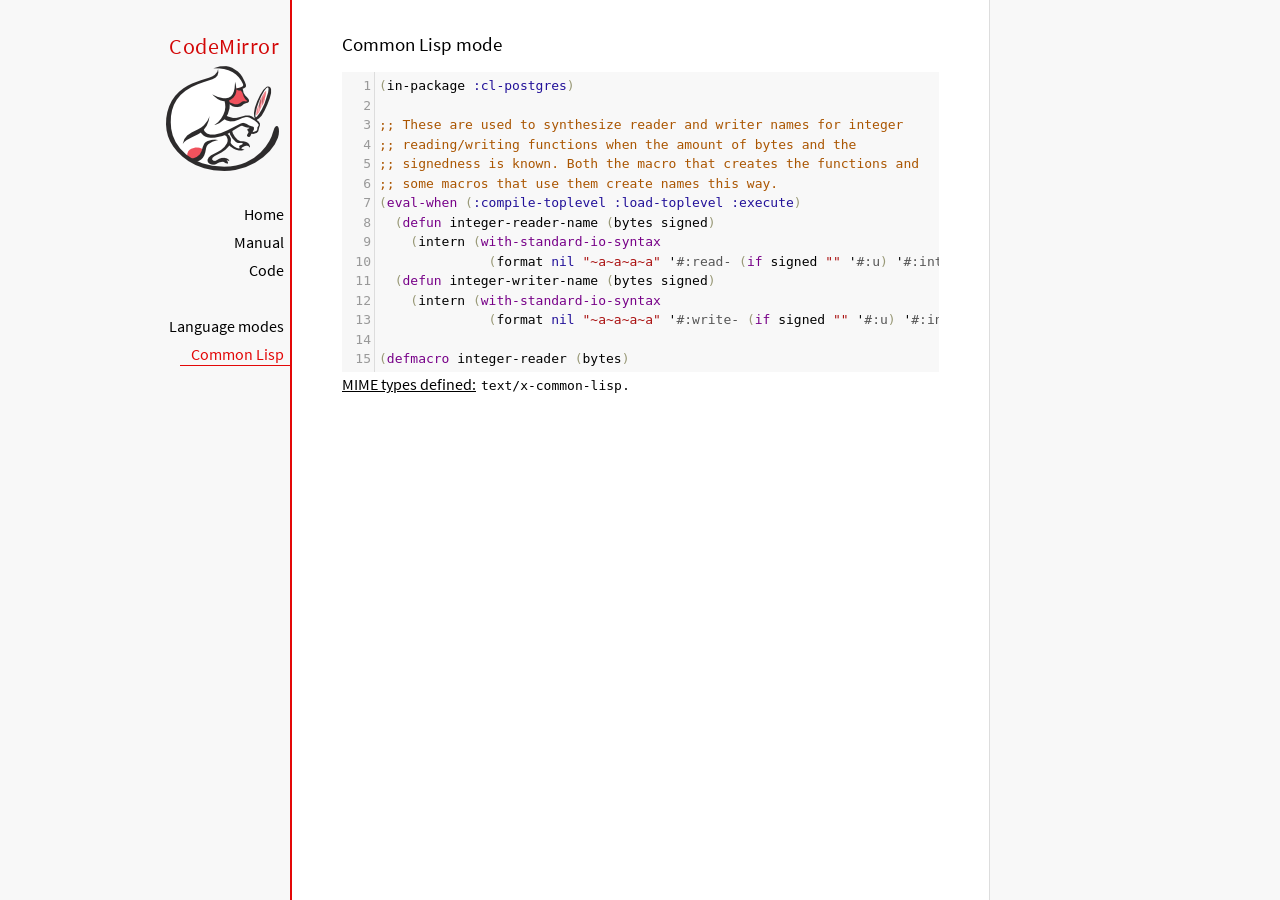
<file: lib/codemirror-5.65.21/mode/commonlisp/index.html>
<!doctype html>

<title>CodeMirror: Common Lisp mode</title>
<meta charset="utf-8"/>
<link rel=stylesheet href="../../doc/docs.css">

<link rel="stylesheet" href="../../lib/codemirror.css">
<script src="../../lib/codemirror.js"></script>
<script src="commonlisp.js"></script>
<style>.CodeMirror {background: #f8f8f8;}</style>
<div id=nav>
  <a href="https://codemirror.net/5"><h1>CodeMirror</h1><img id=logo src="../../doc/logo.png" alt=""></a>

  <ul>
    <li><a href="../../index.html">Home</a>
    <li><a href="../../doc/manual.html">Manual</a>
    <li><a href="https://github.com/codemirror/codemirror5">Code</a>
  </ul>
  <ul>
    <li><a href="../index.html">Language modes</a>
    <li><a class=active href="#">Common Lisp</a>
  </ul>
</div>

<article>
<h2>Common Lisp mode</h2>
<form><textarea id="code" name="code">(in-package :cl-postgres)

;; These are used to synthesize reader and writer names for integer
;; reading/writing functions when the amount of bytes and the
;; signedness is known. Both the macro that creates the functions and
;; some macros that use them create names this way.
(eval-when (:compile-toplevel :load-toplevel :execute)
  (defun integer-reader-name (bytes signed)
    (intern (with-standard-io-syntax
              (format nil "~a~a~a~a" '#:read- (if signed "" '#:u) '#:int bytes))))
  (defun integer-writer-name (bytes signed)
    (intern (with-standard-io-syntax
              (format nil "~a~a~a~a" '#:write- (if signed "" '#:u) '#:int bytes)))))

(defmacro integer-reader (bytes)
  "Create a function to read integers from a binary stream."
  (let ((bits (* bytes 8)))
    (labels ((return-form (signed)
               (if signed
                   `(if (logbitp ,(1- bits) result)
                        (dpb result (byte ,(1- bits) 0) -1)
                        result)
                   `result))
             (generate-reader (signed)
               `(defun ,(integer-reader-name bytes signed) (socket)
                  (declare (type stream socket)
                           #.*optimize*)
                  ,(if (= bytes 1)
                       `(let ((result (the (unsigned-byte 8) (read-byte socket))))
                          (declare (type (unsigned-byte 8) result))
                          ,(return-form signed))
                       `(let ((result 0))
                          (declare (type (unsigned-byte ,bits) result))
                          ,@(loop :for byte :from (1- bytes) :downto 0
                                   :collect `(setf (ldb (byte 8 ,(* 8 byte)) result)
                                                   (the (unsigned-byte 8) (read-byte socket))))
                          ,(return-form signed))))))
      `(progn
;; This causes weird errors on SBCL in some circumstances. Disabled for now.
;;         (declaim (inline ,(integer-reader-name bytes t)
;;                          ,(integer-reader-name bytes nil)))
         (declaim (ftype (function (t) (signed-byte ,bits))
                         ,(integer-reader-name bytes t)))
         ,(generate-reader t)
         (declaim (ftype (function (t) (unsigned-byte ,bits))
                         ,(integer-reader-name bytes nil)))
         ,(generate-reader nil)))))

(defmacro integer-writer (bytes)
  "Create a function to write integers to a binary stream."
  (let ((bits (* 8 bytes)))
    `(progn
      (declaim (inline ,(integer-writer-name bytes t)
                       ,(integer-writer-name bytes nil)))
      (defun ,(integer-writer-name bytes nil) (socket value)
        (declare (type stream socket)
                 (type (unsigned-byte ,bits) value)
                 #.*optimize*)
        ,@(if (= bytes 1)
              `((write-byte value socket))
              (loop :for byte :from (1- bytes) :downto 0
                    :collect `(write-byte (ldb (byte 8 ,(* byte 8)) value)
                               socket)))
        (values))
      (defun ,(integer-writer-name bytes t) (socket value)
        (declare (type stream socket)
                 (type (signed-byte ,bits) value)
                 #.*optimize*)
        ,@(if (= bytes 1)
              `((write-byte (ldb (byte 8 0) value) socket))
              (loop :for byte :from (1- bytes) :downto 0
                    :collect `(write-byte (ldb (byte 8 ,(* byte 8)) value)
                               socket)))
        (values)))))

;; All the instances of the above that we need.

(integer-reader 1)
(integer-reader 2)
(integer-reader 4)
(integer-reader 8)

(integer-writer 1)
(integer-writer 2)
(integer-writer 4)

(defun write-bytes (socket bytes)
  "Write a byte-array to a stream."
  (declare (type stream socket)
           (type (simple-array (unsigned-byte 8)) bytes)
           #.*optimize*)
  (write-sequence bytes socket))

(defun write-str (socket string)
  "Write a null-terminated string to a stream \(encoding it when UTF-8
support is enabled.)."
  (declare (type stream socket)
           (type string string)
           #.*optimize*)
  (enc-write-string string socket)
  (write-uint1 socket 0))

(declaim (ftype (function (t unsigned-byte)
                          (simple-array (unsigned-byte 8) (*)))
                read-bytes))
(defun read-bytes (socket length)
  "Read a byte array of the given length from a stream."
  (declare (type stream socket)
           (type fixnum length)
           #.*optimize*)
  (let ((result (make-array length :element-type '(unsigned-byte 8))))
    (read-sequence result socket)
    result))

(declaim (ftype (function (t) string) read-str))
(defun read-str (socket)
  "Read a null-terminated string from a stream. Takes care of encoding
when UTF-8 support is enabled."
  (declare (type stream socket)
           #.*optimize*)
  (enc-read-string socket :null-terminated t))

(defun skip-bytes (socket length)
  "Skip a given number of bytes in a binary stream."
  (declare (type stream socket)
           (type (unsigned-byte 32) length)
           #.*optimize*)
  (dotimes (i length)
    (read-byte socket)))

(defun skip-str (socket)
  "Skip a null-terminated string."
  (declare (type stream socket)
           #.*optimize*)
  (loop :for char :of-type fixnum = (read-byte socket)
        :until (zerop char)))

(defun ensure-socket-is-closed (socket &amp;key abort)
  (when (open-stream-p socket)
    (handler-case
        (close socket :abort abort)
      (error (error)
        (warn "Ignoring the error which happened while trying to close PostgreSQL socket: ~A" error)))))
</textarea></form>
    <script>
      var editor = CodeMirror.fromTextArea(document.getElementById("code"), {lineNumbers: true});
    </script>

    <p><strong>MIME types defined:</strong> <code>text/x-common-lisp</code>.</p>

  </article>
</file>
<file: lib/codemirror-5.65.21/lib/codemirror.css>
/* BASICS */

.CodeMirror {
  /* Set height, width, borders, and global font properties here */
  font-family: monospace;
  height: 300px;
  color: black;
  direction: ltr;
}

/* PADDING */

.CodeMirror-lines {
  padding: 4px 0; /* Vertical padding around content */
}
.CodeMirror pre.CodeMirror-line,
.CodeMirror pre.CodeMirror-line-like {
  padding: 0 4px; /* Horizontal padding of content */
}

.CodeMirror-scrollbar-filler, .CodeMirror-gutter-filler {
  background-color: white; /* The little square between H and V scrollbars */
}

/* GUTTER */

.CodeMirror-gutters {
  border-right: 1px solid #ddd;
  background-color: #f7f7f7;
  white-space: nowrap;
}
.CodeMirror-linenumbers {}
.CodeMirror-linenumber {
  padding: 0 3px 0 5px;
  min-width: 20px;
  text-align: right;
  color: #999;
  white-space: nowrap;
}

.CodeMirror-guttermarker { color: black; }
.CodeMirror-guttermarker-subtle { color: #999; }

/* CURSOR */

.CodeMirror-cursor {
  border-left: 1px solid black;
  border-right: none;
  width: 0;
}
/* Shown when moving in bi-directional text */
.CodeMirror div.CodeMirror-secondarycursor {
  border-left: 1px solid silver;
}
.cm-fat-cursor .CodeMirror-cursor {
  width: auto;
  border: 0 !important;
  background: #7e7;
}
.cm-fat-cursor div.CodeMirror-cursors {
  z-index: 1;
}
.cm-fat-cursor .CodeMirror-line::selection,
.cm-fat-cursor .CodeMirror-line > span::selection, 
.cm-fat-cursor .CodeMirror-line > span > span::selection { background: transparent; }
.cm-fat-cursor .CodeMirror-line::-moz-selection,
.cm-fat-cursor .CodeMirror-line > span::-moz-selection,
.cm-fat-cursor .CodeMirror-line > span > span::-moz-selection { background: transparent; }
.cm-fat-cursor { caret-color: transparent; }
@-moz-keyframes blink {
  0% {}
  50% { background-color: transparent; }
  100% {}
}
@-webkit-keyframes blink {
  0% {}
  50% { background-color: transparent; }
  100% {}
}
@keyframes blink {
  0% {}
  50% { background-color: transparent; }
  100% {}
}

/* Can style cursor different in overwrite (non-insert) mode */
.CodeMirror-overwrite .CodeMirror-cursor {}

.cm-tab { display: inline-block; text-decoration: inherit; }

.CodeMirror-rulers {
  position: absolute;
  left: 0; right: 0; top: -50px; bottom: 0;
  overflow: hidden;
}
.CodeMirror-ruler {
  border-left: 1px solid #ccc;
  top: 0; bottom: 0;
  position: absolute;
}

/* DEFAULT THEME */

.cm-s-default .cm-header {color: blue;}
.cm-s-default .cm-quote {color: #090;}
.cm-negative {color: #d44;}
.cm-positive {color: #292;}
.cm-header, .cm-strong {font-weight: bold;}
.cm-em {font-style: italic;}
.cm-link {text-decoration: underline;}
.cm-strikethrough {text-decoration: line-through;}

.cm-s-default .cm-keyword {color: #708;}
.cm-s-default .cm-atom {color: #219;}
.cm-s-default .cm-number {color: #164;}
.cm-s-default .cm-def {color: #00f;}
.cm-s-default .cm-variable,
.cm-s-default .cm-punctuation,
.cm-s-default .cm-property,
.cm-s-default .cm-operator {}
.cm-s-default .cm-variable-2 {color: #05a;}
.cm-s-default .cm-variable-3, .cm-s-default .cm-type {color: #085;}
.cm-s-default .cm-comment {color: #a50;}
.cm-s-default .cm-string {color: #a11;}
.cm-s-default .cm-string-2 {color: #f50;}
.cm-s-default .cm-meta {color: #555;}
.cm-s-default .cm-qualifier {color: #555;}
.cm-s-default .cm-builtin {color: #30a;}
.cm-s-default .cm-bracket {color: #997;}
.cm-s-default .cm-tag {color: #170;}
.cm-s-default .cm-attribute {color: #00c;}
.cm-s-default .cm-hr {color: #999;}
.cm-s-default .cm-link {color: #00c;}

.cm-s-default .cm-error {color: #f00;}
.cm-invalidchar {color: #f00;}

.CodeMirror-composing { border-bottom: 2px solid; }

/* Default styles for common addons */

div.CodeMirror span.CodeMirror-matchingbracket {color: #0b0;}
div.CodeMirror span.CodeMirror-nonmatchingbracket {color: #a22;}
.CodeMirror-matchingtag { background: rgba(255, 150, 0, .3); }
.CodeMirror-activeline-background {background: #e8f2ff;}

/* STOP */

/* The rest of this file contains styles related to the mechanics of
   the editor. You probably shouldn't touch them. */

.CodeMirror {
  position: relative;
  overflow: hidden;
  background: white;
}

.CodeMirror-scroll {
  overflow: scroll !important; /* Things will break if this is overridden */
  /* 50px is the magic margin used to hide the element's real scrollbars */
  /* See overflow: hidden in .CodeMirror */
  margin-bottom: -50px; margin-right: -50px;
  padding-bottom: 50px;
  height: 100%;
  outline: none; /* Prevent dragging from highlighting the element */
  position: relative;
  z-index: 0;
}
.CodeMirror-sizer {
  position: relative;
  border-right: 50px solid transparent;
}

/* The fake, visible scrollbars. Used to force redraw during scrolling
   before actual scrolling happens, thus preventing shaking and
   flickering artifacts. */
.CodeMirror-vscrollbar, .CodeMirror-hscrollbar, .CodeMirror-scrollbar-filler, .CodeMirror-gutter-filler {
  position: absolute;
  z-index: 6;
  display: none;
  outline: none;
}
.CodeMirror-vscrollbar {
  right: 0; top: 0;
  overflow-x: hidden;
  overflow-y: scroll;
}
.CodeMirror-hscrollbar {
  bottom: 0; left: 0;
  overflow-y: hidden;
  overflow-x: scroll;
}
.CodeMirror-scrollbar-filler {
  right: 0; bottom: 0;
}
.CodeMirror-gutter-filler {
  left: 0; bottom: 0;
}

.CodeMirror-gutters {
  position: absolute; left: 0; top: 0;
  min-height: 100%;
  z-index: 3;
}
.CodeMirror-gutter {
  white-space: normal;
  height: 100%;
  display: inline-block;
  vertical-align: top;
  margin-bottom: -50px;
}
.CodeMirror-gutter-wrapper {
  position: absolute;
  z-index: 4;
  background: none !important;
  border: none !important;
}
.CodeMirror-gutter-background {
  position: absolute;
  top: 0; bottom: 0;
  z-index: 4;
}
.CodeMirror-gutter-elt {
  position: absolute;
  cursor: default;
  z-index: 4;
}
.CodeMirror-gutter-wrapper ::selection { background-color: transparent }
.CodeMirror-gutter-wrapper ::-moz-selection { background-color: transparent }

.CodeMirror-lines {
  cursor: text;
  min-height: 1px; /* prevents collapsing before first draw */
}
.CodeMirror pre.CodeMirror-line,
.CodeMirror pre.CodeMirror-line-like {
  /* Reset some styles that the rest of the page might have set */
  -moz-border-radius: 0; -webkit-border-radius: 0; border-radius: 0;
  border-width: 0;
  background: transparent;
  font-family: inherit;
  font-size: inherit;
  margin: 0;
  white-space: pre;
  word-wrap: normal;
  line-height: inherit;
  color: inherit;
  z-index: 2;
  position: relative;
  overflow: visible;
  -webkit-tap-highlight-color: transparent;
  -webkit-font-variant-ligatures: contextual;
  font-variant-ligatures: contextual;
}
.CodeMirror-wrap pre.CodeMirror-line,
.CodeMirror-wrap pre.CodeMirror-line-like {
  word-wrap: break-word;
  white-space: pre-wrap;
  word-break: normal;
}

.CodeMirror-linebackground {
  position: absolute;
  left: 0; right: 0; top: 0; bottom: 0;
  z-index: 0;
}

.CodeMirror-linewidget {
  position: relative;
  z-index: 2;
  padding: 0.1px; /* Force widget margins to stay inside of the container */
}

.CodeMirror-widget {}

.CodeMirror-rtl pre { direction: rtl; }

.CodeMirror-code {
  outline: none;
}

/* Force content-box sizing for the elements where we expect it */
.CodeMirror-scroll,
.CodeMirror-sizer,
.CodeMirror-gutter,
.CodeMirror-gutters,
.CodeMirror-linenumber {
  -moz-box-sizing: content-box;
  box-sizing: content-box;
}

.CodeMirror-measure {
  position: absolute;
  width: 100%;
  height: 0;
  overflow: hidden;
  visibility: hidden;
}

.CodeMirror-cursor {
  position: absolute;
  pointer-events: none;
}
.CodeMirror-measure pre { position: static; }

div.CodeMirror-cursors {
  visibility: hidden;
  position: relative;
  z-index: 3;
}
div.CodeMirror-dragcursors {
  visibility: visible;
}

.CodeMirror-focused div.CodeMirror-cursors {
  visibility: visible;
}

.CodeMirror-selected { background: #d9d9d9; }
.CodeMirror-focused .CodeMirror-selected { background: #d7d4f0; }
.CodeMirror-crosshair { cursor: crosshair; }
.CodeMirror-line::selection, .CodeMirror-line > span::selection, .CodeMirror-line > span > span::selection { background: #d7d4f0; }
.CodeMirror-line::-moz-selection, .CodeMirror-line > span::-moz-selection, .CodeMirror-line > span > span::-moz-selection { background: #d7d4f0; }

.cm-searching {
  background-color: #ffa;
  background-color: rgba(255, 255, 0, .4);
}

/* Used to force a border model for a node */
.cm-force-border { padding-right: .1px; }

@media print {
  /* Hide the cursor when printing */
  .CodeMirror div.CodeMirror-cursors {
    visibility: hidden;
  }
}

/* See issue #2901 */
.cm-tab-wrap-hack:after { content: ''; }

/* Help users use markselection to safely style text background */
span.CodeMirror-selectedtext { background: none; }
</file>
<file: lib/codemirror-5.65.21/addon/hint/show-hint.css>
.CodeMirror-hints {
  position: absolute;
  z-index: 10;
  overflow: hidden;
  list-style: none;

  margin: 0;
  padding: 2px;

  -webkit-box-shadow: 2px 3px 5px rgba(0,0,0,.2);
  -moz-box-shadow: 2px 3px 5px rgba(0,0,0,.2);
  box-shadow: 2px 3px 5px rgba(0,0,0,.2);
  border-radius: 3px;
  border: 1px solid silver;

  background: white;
  font-size: 90%;
  font-family: monospace;

  max-height: 20em;
  overflow-y: auto;
  box-sizing: border-box;
}

.CodeMirror-hint {
  margin: 0;
  padding: 0 4px;
  border-radius: 2px;
  white-space: pre;
  color: black;
  cursor: pointer;
}

li.CodeMirror-hint-active {
  background: #08f;
  color: white;
}
</file>
<file: components/editor/editor.css>
/* =========================================
   EDITOR COMPONENT STYLING
   ========================================= */
.CodeMirror {
    height: 100% !important;
    min-width: 100%;
    max-width: 100%;
    font-family: var(--bs-font-monospace);
    font-size: 13px;
    background: transparent !important;
    color: var(--bs-body-color) !important;
    line-height: 1.5;
}

.CodeMirror-scroll {
    overflow-x: scroll !important;
    overflow-y: scroll !important;
    max-width: 100%;
    scrollbar-width: thin;
    scrollbar-color: var(--bs-secondary) var(--bs-tertiary-bg);
}

/* Custom styled thin scrollbars for CodeMirror's Shadow DOM */
.CodeMirror-scroll::-webkit-scrollbar {
    width: 6px !important;
    height: 6px !important;
    display: block !important;
}

.CodeMirror-scroll::-webkit-scrollbar-track {
    background: var(--bs-tertiary-bg) !important;
    border-radius: 3px;
}

.CodeMirror-scroll::-webkit-scrollbar-thumb {
    background-color: var(--bs-secondary) !important;
    border-radius: 3px;
}

.CodeMirror-scroll::-webkit-scrollbar-thumb:hover {
    background-color: var(--bs-primary) !important;
}

.CodeMirror-code,
.CodeMirror-lines {
    min-width: 100%;
}

.CodeMirror-gutters {
    background: var(--bs-body-bg) !important;
    border-right: 1px solid var(--bs-border-color) !important;
    padding-right: 4px;
}

.CodeMirror-linenumber {
    color: var(--bs-secondary-color) !important;
}

/* Line Highlight States (Targeting CodeMirror background elements) */
.CodeMirror-linebackground.current { background-color: var(--bs-primary-bg-subtle) !important; }
.CodeMirror-linebackground.last { background-color: var(--bs-success-bg-subtle) !important; }
.CodeMirror-linebackground.error { background-color: var(--bs-danger-bg-subtle) !important; }

/* Syntax Highlighting Token Colors */
.cm-s-default .cm-keyword { color: #569cd6; font-weight: bold; }
.cm-s-default .cm-string { color: #ce9178; }
.cm-s-default .cm-comment { color: #6a9955; font-style: italic; }
.cm-s-default .cm-number { color: #b5cea8; }
.cm-s-default .cm-operator { color: #d4d4d4; }
.cm-s-default .cm-variable { color: #9cdcfe; }

/* Autocomplete Popup Styling */
.CodeMirror-hints {
    background: var(--bs-body-bg) !important;
    border: 1px solid var(--bs-border-color) !important;
    border-radius: 0.375rem;
    font-family: var(--bs-font-monospace);
    font-size: 12px;
    padding: 4px;
    box-shadow: 0.5rem 0.5rem 1rem rgba(0, 0, 0, 0.2);
    z-index: 1050;
}

.CodeMirror-hint {
    color: var(--bs-body-color) !important;
    padding: 4px 8px;
    border-radius: 0.25rem;
}

.CodeMirror-hint-active {
    background-color: var(--bs-primary-bg-subtle) !important;
    color: var(--bs-primary) !important;
}
</file>
<file: style.css>
/* Force scrollbars to stay visible and prevent auto-fading in Webkit */
*::-webkit-scrollbar {
    width: 8px;
    height: 8px;
}

*::-webkit-scrollbar-track {
    background: var(--bs-tertiary-bg);
}

*::-webkit-scrollbar-thumb {
    background-color: var(--bs-secondary);
    border-radius: 4px;
    /* Force opacity so it never fades out */
    opacity: 1 !important;
}

*::-webkit-scrollbar-thumb:hover {
    background-color: var(--bs-primary);
}

/* For Firefox */
* {
    scrollbar-width: thin;
    scrollbar-color: var(--bs-secondary) var(--bs-tertiary-bg);
}
</file>
<file: lib/codemirror-5.65.21/doc/docs.css>
@font-face {
  font-family: 'Source Sans Pro';
  font-style: normal;
  font-weight: 400;
  src: local('Source Sans Pro'), local('SourceSansPro-Regular'), url(source_sans.woff) format('woff');
}

body, html { margin: 0; padding: 0; height: 100%; }
section, article { display: block; padding: 0; }

body {
  background: #f8f8f8;
  font-family: 'Source Sans Pro', Helvetica, Arial, sans-serif;
  line-height: 1.5;
}

p { margin-top: 0; }

h2, h3, h1 {
  font-weight: normal;
  margin-bottom: .7em;
}
h1 { font-size: 140%; }
h2 { font-size: 120%; }
h3 { font-size: 110%; }
article > h2:first-child, section:first-child > h2 { margin-top: 0; }

#nav h1 {
  margin-right: 12px;
  margin-top: 0;
  margin-bottom: 2px;
  color: #d30707;
  letter-spacing: .5px;
}

a, a:visited, a:link, .quasilink {
  color: #A21313;
}

em {
  padding-right: 2px;
}

.quasilink {
  cursor: pointer;
}

article {
  max-width: 700px;
  margin: 0 0 0 160px;
  border-left: 2px solid #E30808;
  border-right: 1px solid #ddd;
  padding: 30px 50px 100px 50px;
  background: white;
  z-index: 2;
  position: relative;
  min-height: 100%;
  box-sizing: border-box;
  -moz-box-sizing: border-box;
}

#nav {
  position: fixed;
  padding-top: 30px;
  max-height: 100%;
  box-sizing: -moz-border-box;
  box-sizing: border-box;
  overflow-y: auto;
  left: 0; right: none;
  width: 160px;
  text-align: right;
  z-index: 1;
}

@media screen and (min-width: 1000px) {
  article {
    margin: 0 auto;
  }
  #nav {
    right: 50%;
    width: auto;
    border-right: 349px solid transparent;
  }
}

#nav ul {
  display: block;
  margin: 0; padding: 0;
  margin-bottom: 32px;
}

#nav a {
  text-decoration: none;
}

#nav li {
  display: block;
  margin-bottom: 4px;
}

#nav li ul {
  font-size: 80%;
  margin-bottom: 0;
  display: none;
}

#nav li.active ul {
  display: block;
}

#nav li li a {
  padding-right: 20px;
  display: inline-block;
}

#nav ul a {
  color: black;
  padding: 0 7px 1px 11px;
}

#nav ul a.active, #nav ul a:hover {
  border-bottom: 1px solid #E30808;
  margin-bottom: -1px;
  color: #E30808;
}

#logo {
  border: 0;
  margin-right: 12px;
  margin-bottom: 25px;
}

section {
  border-top: 1px solid #E30808;
  margin: 1.5em 0;
}

section.first {
  border: none;
  margin-top: 0;
}

#demo {
  position: relative;
}

#demolist {
  position: absolute;
  right: 5px;
  top: 5px;
  z-index: 25;
}

.yinyang {
  position: absolute;
  top: -10px;
  left: 0; right: 0;
  margin: auto;
  display: block;
  height: 120px;
}

.actions {
  margin: 1em 0 0;
  min-height: 100px;
  position: relative;
}

@media screen and (max-width: 800px) {
  .actions {
    padding-top: 120px;
  }
  .actionsleft, .actionsright {
    float: none;
    text-align: left;
    margin-bottom: 1em;
  }
}

th {
  text-decoration: underline;
  font-weight: normal;
  text-align: left;
}

#features ul {
  list-style: none;
  margin: 0 0 1em;
  padding: 0 0 0 1.2em;
}

#features li:before {
  content: "-";
  width: 1em;
  display: inline-block;
  padding: 0;
  margin: 0;
  margin-left: -1em;
}

.rel {
  margin-bottom: 0;
}
.rel-note {
  margin-top: 0;
  color: #555;
}

pre {
  padding-left: 15px;
  border-left: 2px solid #ddd;
}

code {
  padding: 0 2px;
}

strong {
  text-decoration: underline;
  font-weight: normal;
}

.field {
  border: 1px solid #A21313;
}
</file>
<file: lib/codemirror-5.65.21/test/mode_test.css>
.mt-output .mt-token {
  border: 1px solid #ddd;
  white-space: pre;
  font-family: "Consolas", monospace;
  text-align: center;
}

.mt-output .mt-style {
  font-size: x-small;
}

.mt-output .mt-state {
  font-size: x-small;
  vertical-align: top;
}

.mt-output .mt-state-row {
  display: none;
}

.mt-state-unhide .mt-output .mt-state-row {
  display: table-row;
}
</file>
<file: lib/codemirror-5.65.21/theme/neat.css>
.cm-s-neat span.cm-comment { color: #a86; }
.cm-s-neat span.cm-keyword { line-height: 1em; font-weight: bold; color: blue; }
.cm-s-neat span.cm-string { color: #a22; }
.cm-s-neat span.cm-builtin { line-height: 1em; font-weight: bold; color: #077; }
.cm-s-neat span.cm-special { line-height: 1em; font-weight: bold; color: #0aa; }
.cm-s-neat span.cm-variable { color: black; }
.cm-s-neat span.cm-number, .cm-s-neat span.cm-atom { color: #3a3; }
.cm-s-neat span.cm-meta { color: #555; }
.cm-s-neat span.cm-link { color: #3a3; }

.cm-s-neat .CodeMirror-activeline-background { background: #e8f2ff; }
.cm-s-neat .CodeMirror-matchingbracket { outline:1px solid grey; color:black !important; }
</file>
<file: lib/codemirror-5.65.21/theme/elegant.css>
.cm-s-elegant span.cm-number, .cm-s-elegant span.cm-string, .cm-s-elegant span.cm-atom { color: #762; }
.cm-s-elegant span.cm-comment { color: #262; font-style: italic; line-height: 1em; }
.cm-s-elegant span.cm-meta { color: #555; font-style: italic; line-height: 1em; }
.cm-s-elegant span.cm-variable { color: black; }
.cm-s-elegant span.cm-variable-2 { color: #b11; }
.cm-s-elegant span.cm-qualifier { color: #555; }
.cm-s-elegant span.cm-keyword { color: #730; }
.cm-s-elegant span.cm-builtin { color: #30a; }
.cm-s-elegant span.cm-link { color: #762; }
.cm-s-elegant span.cm-error { background-color: #fdd; }

.cm-s-elegant .CodeMirror-activeline-background { background: #e8f2ff; }
.cm-s-elegant .CodeMirror-matchingbracket { outline:1px solid grey; color:black !important; }
</file>
<file: lib/codemirror-5.65.21/theme/erlang-dark.css>
.cm-s-erlang-dark.CodeMirror { background: #002240; color: white; }
.cm-s-erlang-dark div.CodeMirror-selected { background: #b36539; }
.cm-s-erlang-dark .CodeMirror-line::selection, .cm-s-erlang-dark .CodeMirror-line > span::selection, .cm-s-erlang-dark .CodeMirror-line > span > span::selection { background: rgba(179, 101, 57, .99); }
.cm-s-erlang-dark .CodeMirror-line::-moz-selection, .cm-s-erlang-dark .CodeMirror-line > span::-moz-selection, .cm-s-erlang-dark .CodeMirror-line > span > span::-moz-selection { background: rgba(179, 101, 57, .99); }
.cm-s-erlang-dark .CodeMirror-gutters { background: #002240; border-right: 1px solid #aaa; }
.cm-s-erlang-dark .CodeMirror-guttermarker { color: white; }
.cm-s-erlang-dark .CodeMirror-guttermarker-subtle { color: #d0d0d0; }
.cm-s-erlang-dark .CodeMirror-linenumber { color: #d0d0d0; }
.cm-s-erlang-dark .CodeMirror-cursor { border-left: 1px solid white; }

.cm-s-erlang-dark span.cm-quote      { color: #ccc; }
.cm-s-erlang-dark span.cm-atom       { color: #f133f1; }
.cm-s-erlang-dark span.cm-attribute  { color: #ff80e1; }
.cm-s-erlang-dark span.cm-bracket    { color: #ff9d00; }
.cm-s-erlang-dark span.cm-builtin    { color: #eaa; }
.cm-s-erlang-dark span.cm-comment    { color: #77f; }
.cm-s-erlang-dark span.cm-def        { color: #e7a; }
.cm-s-erlang-dark span.cm-keyword    { color: #ffee80; }
.cm-s-erlang-dark span.cm-meta       { color: #50fefe; }
.cm-s-erlang-dark span.cm-number     { color: #ffd0d0; }
.cm-s-erlang-dark span.cm-operator   { color: #d55; }
.cm-s-erlang-dark span.cm-property   { color: #ccc; }
.cm-s-erlang-dark span.cm-qualifier  { color: #ccc; }
.cm-s-erlang-dark span.cm-special    { color: #ffbbbb; }
.cm-s-erlang-dark span.cm-string     { color: #3ad900; }
.cm-s-erlang-dark span.cm-string-2   { color: #ccc; }
.cm-s-erlang-dark span.cm-tag        { color: #9effff; }
.cm-s-erlang-dark span.cm-variable   { color: #50fe50; }
.cm-s-erlang-dark span.cm-variable-2 { color: #e0e; }
.cm-s-erlang-dark span.cm-variable-3, .cm-s-erlang-dark span.cm-type { color: #ccc; }
.cm-s-erlang-dark span.cm-error      { color: #9d1e15; }

.cm-s-erlang-dark .CodeMirror-activeline-background { background: #013461; }
.cm-s-erlang-dark .CodeMirror-matchingbracket { outline:1px solid grey; color:white !important; }
</file>
<file: lib/codemirror-5.65.21/theme/night.css>
/* Loosely based on the Midnight Textmate theme */

.cm-s-night.CodeMirror { background: #0a001f; color: #f8f8f8; }
.cm-s-night div.CodeMirror-selected { background: #447; }
.cm-s-night .CodeMirror-line::selection, .cm-s-night .CodeMirror-line > span::selection, .cm-s-night .CodeMirror-line > span > span::selection { background: rgba(68, 68, 119, .99); }
.cm-s-night .CodeMirror-line::-moz-selection, .cm-s-night .CodeMirror-line > span::-moz-selection, .cm-s-night .CodeMirror-line > span > span::-moz-selection { background: rgba(68, 68, 119, .99); }
.cm-s-night .CodeMirror-gutters { background: #0a001f; border-right: 1px solid #aaa; }
.cm-s-night .CodeMirror-guttermarker { color: white; }
.cm-s-night .CodeMirror-guttermarker-subtle { color: #bbb; }
.cm-s-night .CodeMirror-linenumber { color: #f8f8f8; }
.cm-s-night .CodeMirror-cursor { border-left: 1px solid white; }

.cm-s-night span.cm-comment { color: #8900d1; }
.cm-s-night span.cm-atom { color: #845dc4; }
.cm-s-night span.cm-number, .cm-s-night span.cm-attribute { color: #ffd500; }
.cm-s-night span.cm-keyword { color: #599eff; }
.cm-s-night span.cm-string { color: #37f14a; }
.cm-s-night span.cm-meta { color: #7678e2; }
.cm-s-night span.cm-variable-2, .cm-s-night span.cm-tag { color: #99b2ff; }
.cm-s-night span.cm-variable-3, .cm-s-night span.cm-def, .cm-s-night span.cm-type { color: white; }
.cm-s-night span.cm-bracket { color: #8da6ce; }
.cm-s-night span.cm-builtin, .cm-s-night span.cm-special { color: #ff9e59; }
.cm-s-night span.cm-link { color: #845dc4; }
.cm-s-night span.cm-error { color: #9d1e15; }

.cm-s-night .CodeMirror-activeline-background { background: #1C005A; }
.cm-s-night .CodeMirror-matchingbracket { outline:1px solid grey; color:white !important; }
</file>
<file: lib/codemirror-5.65.21/theme/monokai.css>
/* Based on Sublime Text's Monokai theme */

.cm-s-monokai.CodeMirror { background: #272822; color: #f8f8f2; }
.cm-s-monokai div.CodeMirror-selected { background: #49483E; }
.cm-s-monokai .CodeMirror-line::selection, .cm-s-monokai .CodeMirror-line > span::selection, .cm-s-monokai .CodeMirror-line > span > span::selection { background: rgba(73, 72, 62, .99); }
.cm-s-monokai .CodeMirror-line::-moz-selection, .cm-s-monokai .CodeMirror-line > span::-moz-selection, .cm-s-monokai .CodeMirror-line > span > span::-moz-selection { background: rgba(73, 72, 62, .99); }
.cm-s-monokai .CodeMirror-gutters { background: #272822; border-right: 0px; }
.cm-s-monokai .CodeMirror-guttermarker { color: white; }
.cm-s-monokai .CodeMirror-guttermarker-subtle { color: #d0d0d0; }
.cm-s-monokai .CodeMirror-linenumber { color: #d0d0d0; }
.cm-s-monokai .CodeMirror-cursor { border-left: 1px solid #f8f8f0; }

.cm-s-monokai span.cm-comment { color: #75715e; }
.cm-s-monokai span.cm-atom { color: #ae81ff; }
.cm-s-monokai span.cm-number { color: #ae81ff; }

.cm-s-monokai span.cm-comment.cm-attribute { color: #97b757; }
.cm-s-monokai span.cm-comment.cm-def { color: #bc9262; }
.cm-s-monokai span.cm-comment.cm-tag { color: #bc6283; }
.cm-s-monokai span.cm-comment.cm-type { color: #5998a6; }

.cm-s-monokai span.cm-property, .cm-s-monokai span.cm-attribute { color: #a6e22e; }
.cm-s-monokai span.cm-keyword { color: #f92672; }
.cm-s-monokai span.cm-builtin { color: #66d9ef; }
.cm-s-monokai span.cm-string { color: #e6db74; }

.cm-s-monokai span.cm-variable { color: #f8f8f2; }
.cm-s-monokai span.cm-variable-2 { color: #9effff; }
.cm-s-monokai span.cm-variable-3, .cm-s-monokai span.cm-type { color: #66d9ef; }
.cm-s-monokai span.cm-def { color: #fd971f; }
.cm-s-monokai span.cm-bracket { color: #f8f8f2; }
.cm-s-monokai span.cm-tag { color: #f92672; }
.cm-s-monokai span.cm-header { color: #ae81ff; }
.cm-s-monokai span.cm-link { color: #ae81ff; }
.cm-s-monokai span.cm-error { background: #f92672; color: #f8f8f0; }

.cm-s-monokai .CodeMirror-activeline-background { background: #373831; }
.cm-s-monokai .CodeMirror-matchingbracket {
  text-decoration: underline;
  color: white !important;
}
</file>
<file: lib/codemirror-5.65.21/theme/cobalt.css>
.cm-s-cobalt.CodeMirror { background: #002240; color: white; }
.cm-s-cobalt div.CodeMirror-selected { background: #b36539; }
.cm-s-cobalt .CodeMirror-line::selection, .cm-s-cobalt .CodeMirror-line > span::selection, .cm-s-cobalt .CodeMirror-line > span > span::selection { background: rgba(179, 101, 57, .99); }
.cm-s-cobalt .CodeMirror-line::-moz-selection, .cm-s-cobalt .CodeMirror-line > span::-moz-selection, .cm-s-cobalt .CodeMirror-line > span > span::-moz-selection { background: rgba(179, 101, 57, .99); }
.cm-s-cobalt .CodeMirror-gutters { background: #002240; border-right: 1px solid #aaa; }
.cm-s-cobalt .CodeMirror-guttermarker { color: #ffee80; }
.cm-s-cobalt .CodeMirror-guttermarker-subtle { color: #d0d0d0; }
.cm-s-cobalt .CodeMirror-linenumber { color: #d0d0d0; }
.cm-s-cobalt .CodeMirror-cursor { border-left: 1px solid white; }

.cm-s-cobalt span.cm-comment { color: #08f; }
.cm-s-cobalt span.cm-atom { color: #845dc4; }
.cm-s-cobalt span.cm-number, .cm-s-cobalt span.cm-attribute { color: #ff80e1; }
.cm-s-cobalt span.cm-keyword { color: #ffee80; }
.cm-s-cobalt span.cm-string { color: #3ad900; }
.cm-s-cobalt span.cm-meta { color: #ff9d00; }
.cm-s-cobalt span.cm-variable-2, .cm-s-cobalt span.cm-tag { color: #9effff; }
.cm-s-cobalt span.cm-variable-3, .cm-s-cobalt span.cm-def, .cm-s-cobalt .cm-type { color: white; }
.cm-s-cobalt span.cm-bracket { color: #d8d8d8; }
.cm-s-cobalt span.cm-builtin, .cm-s-cobalt span.cm-special { color: #ff9e59; }
.cm-s-cobalt span.cm-link { color: #845dc4; }
.cm-s-cobalt span.cm-error { color: #9d1e15; }

.cm-s-cobalt .CodeMirror-activeline-background { background: #002D57; }
.cm-s-cobalt .CodeMirror-matchingbracket { outline:1px solid grey;color:white !important; }
</file>
<file: lib/codemirror-5.65.21/theme/eclipse.css>
.cm-s-eclipse span.cm-meta { color: #FF1717; }
.cm-s-eclipse span.cm-keyword { line-height: 1em; font-weight: bold; color: #7F0055; }
.cm-s-eclipse span.cm-atom { color: #219; }
.cm-s-eclipse span.cm-number { color: #164; }
.cm-s-eclipse span.cm-def { color: #00f; }
.cm-s-eclipse span.cm-variable { color: black; }
.cm-s-eclipse span.cm-variable-2 { color: #0000C0; }
.cm-s-eclipse span.cm-variable-3, .cm-s-eclipse span.cm-type { color: #0000C0; }
.cm-s-eclipse span.cm-property { color: black; }
.cm-s-eclipse span.cm-operator { color: black; }
.cm-s-eclipse span.cm-comment { color: #3F7F5F; }
.cm-s-eclipse span.cm-string { color: #2A00FF; }
.cm-s-eclipse span.cm-string-2 { color: #f50; }
.cm-s-eclipse span.cm-qualifier { color: #555; }
.cm-s-eclipse span.cm-builtin { color: #30a; }
.cm-s-eclipse span.cm-bracket { color: #cc7; }
.cm-s-eclipse span.cm-tag { color: #170; }
.cm-s-eclipse span.cm-attribute { color: #00c; }
.cm-s-eclipse span.cm-link { color: #219; }
.cm-s-eclipse span.cm-error { color: #f00; }

.cm-s-eclipse .CodeMirror-activeline-background { background: #e8f2ff; }
.cm-s-eclipse .CodeMirror-matchingbracket { outline:1px solid grey; color:black !important; }
</file>
<file: lib/codemirror-5.65.21/theme/rubyblue.css>
.cm-s-rubyblue.CodeMirror { background: #112435; color: white; }
.cm-s-rubyblue div.CodeMirror-selected { background: #38566F; }
.cm-s-rubyblue .CodeMirror-line::selection, .cm-s-rubyblue .CodeMirror-line > span::selection, .cm-s-rubyblue .CodeMirror-line > span > span::selection { background: rgba(56, 86, 111, 0.99); }
.cm-s-rubyblue .CodeMirror-line::-moz-selection, .cm-s-rubyblue .CodeMirror-line > span::-moz-selection, .cm-s-rubyblue .CodeMirror-line > span > span::-moz-selection { background: rgba(56, 86, 111, 0.99); }
.cm-s-rubyblue .CodeMirror-gutters { background: #1F4661; border-right: 7px solid #3E7087; }
.cm-s-rubyblue .CodeMirror-guttermarker { color: white; }
.cm-s-rubyblue .CodeMirror-guttermarker-subtle { color: #3E7087; }
.cm-s-rubyblue .CodeMirror-linenumber { color: white; }
.cm-s-rubyblue .CodeMirror-cursor { border-left: 1px solid white; }

.cm-s-rubyblue span.cm-comment { color: #999; font-style:italic; line-height: 1em; }
.cm-s-rubyblue span.cm-atom { color: #F4C20B; }
.cm-s-rubyblue span.cm-number, .cm-s-rubyblue span.cm-attribute { color: #82C6E0; }
.cm-s-rubyblue span.cm-keyword { color: #F0F; }
.cm-s-rubyblue span.cm-string { color: #F08047; }
.cm-s-rubyblue span.cm-meta { color: #F0F; }
.cm-s-rubyblue span.cm-variable-2, .cm-s-rubyblue span.cm-tag { color: #7BD827; }
.cm-s-rubyblue span.cm-variable-3, .cm-s-rubyblue span.cm-def, .cm-s-rubyblue span.cm-type { color: white; }
.cm-s-rubyblue span.cm-bracket { color: #F0F; }
.cm-s-rubyblue span.cm-link { color: #F4C20B; }
.cm-s-rubyblue span.CodeMirror-matchingbracket { color:#F0F !important; }
.cm-s-rubyblue span.cm-builtin, .cm-s-rubyblue span.cm-special { color: #FF9D00; }
.cm-s-rubyblue span.cm-error { color: #AF2018; }

.cm-s-rubyblue .CodeMirror-activeline-background { background: #173047; }
</file>
<file: lib/codemirror-5.65.21/theme/lesser-dark.css>
/*
http://lesscss.org/ dark theme
Ported to CodeMirror by Peter Kroon
*/
.cm-s-lesser-dark {
  line-height: 1.3em;
}
.cm-s-lesser-dark.CodeMirror { background: #262626; color: #EBEFE7; text-shadow: 0 -1px 1px #262626; }
.cm-s-lesser-dark div.CodeMirror-selected { background: #45443B; } /* 33322B*/
.cm-s-lesser-dark .CodeMirror-line::selection, .cm-s-lesser-dark .CodeMirror-line > span::selection, .cm-s-lesser-dark .CodeMirror-line > span > span::selection { background: rgba(69, 68, 59, .99); }
.cm-s-lesser-dark .CodeMirror-line::-moz-selection, .cm-s-lesser-dark .CodeMirror-line > span::-moz-selection, .cm-s-lesser-dark .CodeMirror-line > span > span::-moz-selection { background: rgba(69, 68, 59, .99); }
.cm-s-lesser-dark .CodeMirror-cursor { border-left: 1px solid white; }
.cm-s-lesser-dark pre { padding: 0 8px; }/*editable code holder*/

.cm-s-lesser-dark.CodeMirror span.CodeMirror-matchingbracket { color: #7EFC7E; }/*65FC65*/

.cm-s-lesser-dark .CodeMirror-gutters { background: #262626; border-right:1px solid #aaa; }
.cm-s-lesser-dark .CodeMirror-guttermarker { color: #599eff; }
.cm-s-lesser-dark .CodeMirror-guttermarker-subtle { color: #777; }
.cm-s-lesser-dark .CodeMirror-linenumber { color: #777; }

.cm-s-lesser-dark span.cm-header { color: #a0a; }
.cm-s-lesser-dark span.cm-quote { color: #090; }
.cm-s-lesser-dark span.cm-keyword { color: #599eff; }
.cm-s-lesser-dark span.cm-atom { color: #C2B470; }
.cm-s-lesser-dark span.cm-number { color: #B35E4D; }
.cm-s-lesser-dark span.cm-def { color: white; }
.cm-s-lesser-dark span.cm-variable { color:#D9BF8C; }
.cm-s-lesser-dark span.cm-variable-2 { color: #669199; }
.cm-s-lesser-dark span.cm-variable-3, .cm-s-lesser-dark span.cm-type { color: white; }
.cm-s-lesser-dark span.cm-property { color: #92A75C; }
.cm-s-lesser-dark span.cm-operator { color: #92A75C; }
.cm-s-lesser-dark span.cm-comment { color: #666; }
.cm-s-lesser-dark span.cm-string { color: #BCD279; }
.cm-s-lesser-dark span.cm-string-2 { color: #f50; }
.cm-s-lesser-dark span.cm-meta { color: #738C73; }
.cm-s-lesser-dark span.cm-qualifier { color: #555; }
.cm-s-lesser-dark span.cm-builtin { color: #ff9e59; }
.cm-s-lesser-dark span.cm-bracket { color: #EBEFE7; }
.cm-s-lesser-dark span.cm-tag { color: #669199; }
.cm-s-lesser-dark span.cm-attribute { color: #81a4d5; }
.cm-s-lesser-dark span.cm-hr { color: #999; }
.cm-s-lesser-dark span.cm-link { color: #7070E6; }
.cm-s-lesser-dark span.cm-error { color: #9d1e15; }

.cm-s-lesser-dark .CodeMirror-activeline-background { background: #3C3A3A; }
.cm-s-lesser-dark .CodeMirror-matchingbracket { outline:1px solid grey; color:white !important; }
</file>
<file: lib/codemirror-5.65.21/theme/xq-dark.css>
/*
Copyright (C) 2011 by MarkLogic Corporation
Author: Mike Brevoort <mike@brevoort.com>

Permission is hereby granted, free of charge, to any person obtaining a copy
of this software and associated documentation files (the "Software"), to deal
in the Software without restriction, including without limitation the rights
to use, copy, modify, merge, publish, distribute, sublicense, and/or sell
copies of the Software, and to permit persons to whom the Software is
furnished to do so, subject to the following conditions:

The above copyright notice and this permission notice shall be included in
all copies or substantial portions of the Software.

THE SOFTWARE IS PROVIDED "AS IS", WITHOUT WARRANTY OF ANY KIND, EXPRESS OR
IMPLIED, INCLUDING BUT NOT LIMITED TO THE WARRANTIES OF MERCHANTABILITY,
FITNESS FOR A PARTICULAR PURPOSE AND NONINFRINGEMENT. IN NO EVENT SHALL THE
AUTHORS OR COPYRIGHT HOLDERS BE LIABLE FOR ANY CLAIM, DAMAGES OR OTHER
LIABILITY, WHETHER IN AN ACTION OF CONTRACT, TORT OR OTHERWISE, ARISING FROM,
OUT OF OR IN CONNECTION WITH THE SOFTWARE OR THE USE OR OTHER DEALINGS IN
THE SOFTWARE.
*/
.cm-s-xq-dark.CodeMirror { background: #0a001f; color: #f8f8f8; }
.cm-s-xq-dark div.CodeMirror-selected { background: #27007A; }
.cm-s-xq-dark .CodeMirror-line::selection, .cm-s-xq-dark .CodeMirror-line > span::selection, .cm-s-xq-dark .CodeMirror-line > span > span::selection { background: rgba(39, 0, 122, 0.99); }
.cm-s-xq-dark .CodeMirror-line::-moz-selection, .cm-s-xq-dark .CodeMirror-line > span::-moz-selection, .cm-s-xq-dark .CodeMirror-line > span > span::-moz-selection { background: rgba(39, 0, 122, 0.99); }
.cm-s-xq-dark .CodeMirror-gutters { background: #0a001f; border-right: 1px solid #aaa; }
.cm-s-xq-dark .CodeMirror-guttermarker { color: #FFBD40; }
.cm-s-xq-dark .CodeMirror-guttermarker-subtle { color: #f8f8f8; }
.cm-s-xq-dark .CodeMirror-linenumber { color: #f8f8f8; }
.cm-s-xq-dark .CodeMirror-cursor { border-left: 1px solid white; }

.cm-s-xq-dark span.cm-keyword { color: #FFBD40; }
.cm-s-xq-dark span.cm-atom { color: #6C8CD5; }
.cm-s-xq-dark span.cm-number { color: #164; }
.cm-s-xq-dark span.cm-def { color: #FFF; text-decoration:underline; }
.cm-s-xq-dark span.cm-variable { color: #FFF; }
.cm-s-xq-dark span.cm-variable-2 { color: #EEE; }
.cm-s-xq-dark span.cm-variable-3, .cm-s-xq-dark span.cm-type { color: #DDD; }
.cm-s-xq-dark span.cm-property {}
.cm-s-xq-dark span.cm-operator {}
.cm-s-xq-dark span.cm-comment { color: gray; }
.cm-s-xq-dark span.cm-string { color: #9FEE00; }
.cm-s-xq-dark span.cm-meta { color: yellow; }
.cm-s-xq-dark span.cm-qualifier { color: #FFF700; }
.cm-s-xq-dark span.cm-builtin { color: #30a; }
.cm-s-xq-dark span.cm-bracket { color: #cc7; }
.cm-s-xq-dark span.cm-tag { color: #FFBD40; }
.cm-s-xq-dark span.cm-attribute { color: #FFF700; }
.cm-s-xq-dark span.cm-error { color: #f00; }

.cm-s-xq-dark .CodeMirror-activeline-background { background: #27282E; }
.cm-s-xq-dark .CodeMirror-matchingbracket { outline:1px solid grey; color:white !important; }
</file>
<file: lib/codemirror-5.65.21/theme/xq-light.css>
/*
Copyright (C) 2011 by MarkLogic Corporation
Author: Mike Brevoort <mike@brevoort.com>

Permission is hereby granted, free of charge, to any person obtaining a copy
of this software and associated documentation files (the "Software"), to deal
in the Software without restriction, including without limitation the rights
to use, copy, modify, merge, publish, distribute, sublicense, and/or sell
copies of the Software, and to permit persons to whom the Software is
furnished to do so, subject to the following conditions:

The above copyright notice and this permission notice shall be included in
all copies or substantial portions of the Software.

THE SOFTWARE IS PROVIDED "AS IS", WITHOUT WARRANTY OF ANY KIND, EXPRESS OR
IMPLIED, INCLUDING BUT NOT LIMITED TO THE WARRANTIES OF MERCHANTABILITY,
FITNESS FOR A PARTICULAR PURPOSE AND NONINFRINGEMENT. IN NO EVENT SHALL THE
AUTHORS OR COPYRIGHT HOLDERS BE LIABLE FOR ANY CLAIM, DAMAGES OR OTHER
LIABILITY, WHETHER IN AN ACTION OF CONTRACT, TORT OR OTHERWISE, ARISING FROM,
OUT OF OR IN CONNECTION WITH THE SOFTWARE OR THE USE OR OTHER DEALINGS IN
THE SOFTWARE.
*/
.cm-s-xq-light span.cm-keyword { line-height: 1em; font-weight: bold; color: #5A5CAD; }
.cm-s-xq-light span.cm-atom { color: #6C8CD5; }
.cm-s-xq-light span.cm-number { color: #164; }
.cm-s-xq-light span.cm-def { text-decoration:underline; }
.cm-s-xq-light span.cm-variable { color: black; }
.cm-s-xq-light span.cm-variable-2 { color:black; }
.cm-s-xq-light span.cm-variable-3, .cm-s-xq-light span.cm-type { color: black; }
.cm-s-xq-light span.cm-property {}
.cm-s-xq-light span.cm-operator {}
.cm-s-xq-light span.cm-comment { color: #0080FF; font-style: italic; }
.cm-s-xq-light span.cm-string { color: red; }
.cm-s-xq-light span.cm-meta { color: yellow; }
.cm-s-xq-light span.cm-qualifier { color: grey; }
.cm-s-xq-light span.cm-builtin { color: #7EA656; }
.cm-s-xq-light span.cm-bracket { color: #cc7; }
.cm-s-xq-light span.cm-tag { color: #3F7F7F; }
.cm-s-xq-light span.cm-attribute { color: #7F007F; }
.cm-s-xq-light span.cm-error { color: #f00; }

.cm-s-xq-light .CodeMirror-activeline-background { background: #e8f2ff; }
.cm-s-xq-light .CodeMirror-matchingbracket { outline:1px solid grey;color:black !important;background:yellow; }
</file>
<file: lib/codemirror-5.65.21/theme/ambiance.css>
/* ambiance theme for codemirror */

/* Color scheme */

.cm-s-ambiance .cm-header { color: blue; }
.cm-s-ambiance .cm-quote { color: #24C2C7; }

.cm-s-ambiance .cm-keyword { color: #cda869; }
.cm-s-ambiance .cm-atom { color: #CF7EA9; }
.cm-s-ambiance .cm-number { color: #78CF8A; }
.cm-s-ambiance .cm-def { color: #aac6e3; }
.cm-s-ambiance .cm-variable { color: #ffb795; }
.cm-s-ambiance .cm-variable-2 { color: #eed1b3; }
.cm-s-ambiance .cm-variable-3, .cm-s-ambiance .cm-type { color: #faded3; }
.cm-s-ambiance .cm-property { color: #eed1b3; }
.cm-s-ambiance .cm-operator { color: #fa8d6a; }
.cm-s-ambiance .cm-comment { color: #555; font-style:italic; }
.cm-s-ambiance .cm-string { color: #8f9d6a; }
.cm-s-ambiance .cm-string-2 { color: #9d937c; }
.cm-s-ambiance .cm-meta { color: #D2A8A1; }
.cm-s-ambiance .cm-qualifier { color: yellow; }
.cm-s-ambiance .cm-builtin { color: #9999cc; }
.cm-s-ambiance .cm-bracket { color: #24C2C7; }
.cm-s-ambiance .cm-tag { color: #fee4ff; }
.cm-s-ambiance .cm-attribute { color: #9B859D; }
.cm-s-ambiance .cm-hr { color: pink; }
.cm-s-ambiance .cm-link { color: #F4C20B; }
.cm-s-ambiance .cm-special { color: #FF9D00; }
.cm-s-ambiance .cm-error { color: #AF2018; }

.cm-s-ambiance .CodeMirror-matchingbracket { color: #0f0; }
.cm-s-ambiance .CodeMirror-nonmatchingbracket { color: #f22; }

.cm-s-ambiance div.CodeMirror-selected { background: rgba(255, 255, 255, 0.15); }
.cm-s-ambiance.CodeMirror-focused div.CodeMirror-selected { background: rgba(255, 255, 255, 0.10); }
.cm-s-ambiance .CodeMirror-line::selection, .cm-s-ambiance .CodeMirror-line > span::selection, .cm-s-ambiance .CodeMirror-line > span > span::selection { background: rgba(255, 255, 255, 0.10); }
.cm-s-ambiance .CodeMirror-line::-moz-selection, .cm-s-ambiance .CodeMirror-line > span::-moz-selection, .cm-s-ambiance .CodeMirror-line > span > span::-moz-selection { background: rgba(255, 255, 255, 0.10); }

/* Editor styling */

.cm-s-ambiance.CodeMirror {
  line-height: 1.40em;
  color: #E6E1DC;
  background-color: #202020;
  -webkit-box-shadow: inset 0 0 10px black;
  -moz-box-shadow: inset 0 0 10px black;
  box-shadow: inset 0 0 10px black;
}

.cm-s-ambiance .CodeMirror-gutters {
  background: #3D3D3D;
  border-right: 1px solid #4D4D4D;
  box-shadow: 0 10px 20px black;
}

.cm-s-ambiance .CodeMirror-linenumber {
  text-shadow: 0px 1px 1px #4d4d4d;
  color: #111;
  padding: 0 5px;
}

.cm-s-ambiance .CodeMirror-guttermarker { color: #aaa; }
.cm-s-ambiance .CodeMirror-guttermarker-subtle { color: #111; }

.cm-s-ambiance .CodeMirror-cursor { border-left: 1px solid #7991E8; }

.cm-s-ambiance .CodeMirror-activeline-background {
  background: none repeat scroll 0% 0% rgba(255, 255, 255, 0.031);
}

.cm-s-ambiance.CodeMirror,
.cm-s-ambiance .CodeMirror-gutters {
  background-image: url("[data-uri]");
}
</file>
<file: lib/codemirror-5.65.21/theme/blackboard.css>
/* Port of TextMate's Blackboard theme */

.cm-s-blackboard.CodeMirror { background: #0C1021; color: #F8F8F8; }
.cm-s-blackboard div.CodeMirror-selected { background: #253B76; }
.cm-s-blackboard .CodeMirror-line::selection, .cm-s-blackboard .CodeMirror-line > span::selection, .cm-s-blackboard .CodeMirror-line > span > span::selection { background: rgba(37, 59, 118, .99); }
.cm-s-blackboard .CodeMirror-line::-moz-selection, .cm-s-blackboard .CodeMirror-line > span::-moz-selection, .cm-s-blackboard .CodeMirror-line > span > span::-moz-selection { background: rgba(37, 59, 118, .99); }
.cm-s-blackboard .CodeMirror-gutters { background: #0C1021; border-right: 0; }
.cm-s-blackboard .CodeMirror-guttermarker { color: #FBDE2D; }
.cm-s-blackboard .CodeMirror-guttermarker-subtle { color: #888; }
.cm-s-blackboard .CodeMirror-linenumber { color: #888; }
.cm-s-blackboard .CodeMirror-cursor { border-left: 1px solid #A7A7A7; }

.cm-s-blackboard .cm-keyword { color: #FBDE2D; }
.cm-s-blackboard .cm-atom { color: #D8FA3C; }
.cm-s-blackboard .cm-number { color: #D8FA3C; }
.cm-s-blackboard .cm-def { color: #8DA6CE; }
.cm-s-blackboard .cm-variable { color: #FF6400; }
.cm-s-blackboard .cm-operator { color: #FBDE2D; }
.cm-s-blackboard .cm-comment { color: #AEAEAE; }
.cm-s-blackboard .cm-string { color: #61CE3C; }
.cm-s-blackboard .cm-string-2 { color: #61CE3C; }
.cm-s-blackboard .cm-meta { color: #D8FA3C; }
.cm-s-blackboard .cm-builtin { color: #8DA6CE; }
.cm-s-blackboard .cm-tag { color: #8DA6CE; }
.cm-s-blackboard .cm-attribute { color: #8DA6CE; }
.cm-s-blackboard .cm-header { color: #FF6400; }
.cm-s-blackboard .cm-hr { color: #AEAEAE; }
.cm-s-blackboard .cm-link { color: #8DA6CE; }
.cm-s-blackboard .cm-error { background: #9D1E15; color: #F8F8F8; }

.cm-s-blackboard .CodeMirror-activeline-background { background: #3C3636; }
.cm-s-blackboard .CodeMirror-matchingbracket { outline:1px solid grey;color:white !important; }
</file>
<file: lib/codemirror-5.65.21/theme/vibrant-ink.css>
/* Taken from the popular Visual Studio Vibrant Ink Schema */

.cm-s-vibrant-ink.CodeMirror { background: black; color: white; }
.cm-s-vibrant-ink div.CodeMirror-selected { background: #35493c; }
.cm-s-vibrant-ink .CodeMirror-line::selection, .cm-s-vibrant-ink .CodeMirror-line > span::selection, .cm-s-vibrant-ink .CodeMirror-line > span > span::selection { background: rgba(53, 73, 60, 0.99); }
.cm-s-vibrant-ink .CodeMirror-line::-moz-selection, .cm-s-vibrant-ink .CodeMirror-line > span::-moz-selection, .cm-s-vibrant-ink .CodeMirror-line > span > span::-moz-selection { background: rgba(53, 73, 60, 0.99); }

.cm-s-vibrant-ink .CodeMirror-gutters { background: #002240; border-right: 1px solid #aaa; }
.cm-s-vibrant-ink .CodeMirror-guttermarker { color: white; }
.cm-s-vibrant-ink .CodeMirror-guttermarker-subtle { color: #d0d0d0; }
.cm-s-vibrant-ink .CodeMirror-linenumber { color: #d0d0d0; }
.cm-s-vibrant-ink .CodeMirror-cursor { border-left: 1px solid white; }

.cm-s-vibrant-ink .cm-keyword { color: #CC7832; }
.cm-s-vibrant-ink .cm-atom { color: #FC0; }
.cm-s-vibrant-ink .cm-number { color:  #FFEE98; }
.cm-s-vibrant-ink .cm-def { color: #8DA6CE; }
.cm-s-vibrant-ink span.cm-variable-2, .cm-s-vibrant span.cm-tag { color: #FFC66D; }
.cm-s-vibrant-ink span.cm-variable-3, .cm-s-vibrant span.cm-def, .cm-s-vibrant span.cm-type { color: #FFC66D; }
.cm-s-vibrant-ink .cm-operator { color: #888; }
.cm-s-vibrant-ink .cm-comment { color: gray; font-weight: bold; }
.cm-s-vibrant-ink .cm-string { color:  #A5C25C; }
.cm-s-vibrant-ink .cm-string-2 { color: red; }
.cm-s-vibrant-ink .cm-meta { color: #D8FA3C; }
.cm-s-vibrant-ink .cm-builtin { color: #8DA6CE; }
.cm-s-vibrant-ink .cm-tag { color: #8DA6CE; }
.cm-s-vibrant-ink .cm-attribute { color: #8DA6CE; }
.cm-s-vibrant-ink .cm-header { color: #FF6400; }
.cm-s-vibrant-ink .cm-hr { color: #AEAEAE; }
.cm-s-vibrant-ink .cm-link { color: #5656F3; }
.cm-s-vibrant-ink .cm-error { border-bottom: 1px solid red; }

.cm-s-vibrant-ink .CodeMirror-activeline-background { background: #27282E; }
.cm-s-vibrant-ink .CodeMirror-matchingbracket { outline:1px solid grey; color:white !important; }
</file>
<file: lib/codemirror-5.65.21/theme/solarized.css>
/*
Solarized theme for code-mirror
http://ethanschoonover.com/solarized
*/

/*
Solarized color palette
http://ethanschoonover.com/solarized/img/solarized-palette.png
*/

.solarized.base03 { color: #002b36; }
.solarized.base02 { color: #073642; }
.solarized.base01 { color: #586e75; }
.solarized.base00 { color: #657b83; }
.solarized.base0 { color: #839496; }
.solarized.base1 { color: #93a1a1; }
.solarized.base2 { color: #eee8d5; }
.solarized.base3  { color: #fdf6e3; }
.solarized.solar-yellow  { color: #b58900; }
.solarized.solar-orange  { color: #cb4b16; }
.solarized.solar-red { color: #dc322f; }
.solarized.solar-magenta { color: #d33682; }
.solarized.solar-violet  { color: #6c71c4; }
.solarized.solar-blue { color: #268bd2; }
.solarized.solar-cyan { color: #2aa198; }
.solarized.solar-green { color: #859900; }

/* Color scheme for code-mirror */

.cm-s-solarized {
  line-height: 1.45em;
  color-profile: sRGB;
  rendering-intent: auto;
}
.cm-s-solarized.cm-s-dark {
  color: #839496;
  background-color: #002b36;
}
.cm-s-solarized.cm-s-light {
  background-color: #fdf6e3;
  color: #657b83;
}

.cm-s-solarized .CodeMirror-widget {
  text-shadow: none;
}

.cm-s-solarized .cm-header { color: #586e75; }
.cm-s-solarized .cm-quote { color: #93a1a1; }

.cm-s-solarized .cm-keyword { color: #cb4b16; }
.cm-s-solarized .cm-atom { color: #d33682; }
.cm-s-solarized .cm-number { color: #d33682; }
.cm-s-solarized .cm-def { color: #2aa198; }

.cm-s-solarized .cm-variable { color: #839496; }
.cm-s-solarized .cm-variable-2 { color: #b58900; }
.cm-s-solarized .cm-variable-3, .cm-s-solarized .cm-type { color: #6c71c4; }

.cm-s-solarized .cm-property { color: #2aa198; }
.cm-s-solarized .cm-operator { color: #6c71c4; }

.cm-s-solarized .cm-comment { color: #586e75; font-style:italic; }

.cm-s-solarized .cm-string { color: #859900; }
.cm-s-solarized .cm-string-2 { color: #b58900; }

.cm-s-solarized .cm-meta { color: #859900; }
.cm-s-solarized .cm-qualifier { color: #b58900; }
.cm-s-solarized .cm-builtin { color: #d33682; }
.cm-s-solarized .cm-bracket { color: #cb4b16; }
.cm-s-solarized .CodeMirror-matchingbracket { color: #859900; }
.cm-s-solarized .CodeMirror-nonmatchingbracket { color: #dc322f; }
.cm-s-solarized .cm-tag { color: #93a1a1; }
.cm-s-solarized .cm-attribute { color: #2aa198; }
.cm-s-solarized .cm-hr {
  color: transparent;
  border-top: 1px solid #586e75;
  display: block;
}
.cm-s-solarized .cm-link { color: #93a1a1; cursor: pointer; }
.cm-s-solarized .cm-special { color: #6c71c4; }
.cm-s-solarized .cm-em {
  color: #999;
  text-decoration: underline;
  text-decoration-style: dotted;
}
.cm-s-solarized .cm-error,
.cm-s-solarized .cm-invalidchar {
  color: #586e75;
  border-bottom: 1px dotted #dc322f;
}

.cm-s-solarized.cm-s-dark div.CodeMirror-selected { background: #073642; }
.cm-s-solarized.cm-s-dark.CodeMirror ::selection { background: rgba(7, 54, 66, 0.99); }
.cm-s-solarized.cm-s-dark .CodeMirror-line::-moz-selection, .cm-s-dark .CodeMirror-line > span::-moz-selection, .cm-s-dark .CodeMirror-line > span > span::-moz-selection { background: rgba(7, 54, 66, 0.99); }

.cm-s-solarized.cm-s-light div.CodeMirror-selected { background: #eee8d5; }
.cm-s-solarized.cm-s-light .CodeMirror-line::selection, .cm-s-light .CodeMirror-line > span::selection, .cm-s-light .CodeMirror-line > span > span::selection { background: #eee8d5; }
.cm-s-solarized.cm-s-light .CodeMirror-line::-moz-selection, .cm-s-light .CodeMirror-line > span::-moz-selection, .cm-s-light .CodeMirror-line > span > span::-moz-selection { background: #eee8d5; }

/* Editor styling */



/* Little shadow on the view-port of the buffer view */
.cm-s-solarized.CodeMirror {
  -moz-box-shadow: inset 7px 0 12px -6px #000;
  -webkit-box-shadow: inset 7px 0 12px -6px #000;
  box-shadow: inset 7px 0 12px -6px #000;
}

/* Remove gutter border */
.cm-s-solarized .CodeMirror-gutters {
  border-right: 0;
}

/* Gutter colors and line number styling based of color scheme (dark / light) */

/* Dark */
.cm-s-solarized.cm-s-dark .CodeMirror-gutters {
  background-color: #073642;
}

.cm-s-solarized.cm-s-dark .CodeMirror-linenumber {
  color: #586e75;
}

/* Light */
.cm-s-solarized.cm-s-light .CodeMirror-gutters {
  background-color: #eee8d5;
}

.cm-s-solarized.cm-s-light .CodeMirror-linenumber {
  color: #839496;
}

/* Common */
.cm-s-solarized .CodeMirror-linenumber {
  padding: 0 5px;
}
.cm-s-solarized .CodeMirror-guttermarker-subtle { color: #586e75; }
.cm-s-solarized.cm-s-dark .CodeMirror-guttermarker { color: #ddd; }
.cm-s-solarized.cm-s-light .CodeMirror-guttermarker { color: #cb4b16; }

.cm-s-solarized .CodeMirror-gutter .CodeMirror-gutter-text {
  color: #586e75;
}

/* Cursor */
.cm-s-solarized .CodeMirror-cursor { border-left: 1px solid #819090; }

/* Fat cursor */
.cm-s-solarized.cm-s-light.cm-fat-cursor .CodeMirror-cursor { background: #77ee77; }
.cm-s-solarized.cm-s-light .cm-animate-fat-cursor { background-color: #77ee77; }
.cm-s-solarized.cm-s-dark.cm-fat-cursor .CodeMirror-cursor { background: #586e75; }
.cm-s-solarized.cm-s-dark .cm-animate-fat-cursor { background-color: #586e75; }

/* Active line */
.cm-s-solarized.cm-s-dark .CodeMirror-activeline-background {
  background: rgba(255, 255, 255, 0.06);
}
.cm-s-solarized.cm-s-light .CodeMirror-activeline-background {
  background: rgba(0, 0, 0, 0.06);
}
</file>
<file: lib/codemirror-5.65.21/theme/twilight.css>
.cm-s-twilight.CodeMirror { background: #141414; color: #f7f7f7; } /**/
.cm-s-twilight div.CodeMirror-selected { background: #323232; } /**/
.cm-s-twilight .CodeMirror-line::selection, .cm-s-twilight .CodeMirror-line > span::selection, .cm-s-twilight .CodeMirror-line > span > span::selection { background: rgba(50, 50, 50, 0.99); }
.cm-s-twilight .CodeMirror-line::-moz-selection, .cm-s-twilight .CodeMirror-line > span::-moz-selection, .cm-s-twilight .CodeMirror-line > span > span::-moz-selection { background: rgba(50, 50, 50, 0.99); }

.cm-s-twilight .CodeMirror-gutters { background: #222; border-right: 1px solid #aaa; }
.cm-s-twilight .CodeMirror-guttermarker { color: white; }
.cm-s-twilight .CodeMirror-guttermarker-subtle { color: #aaa; }
.cm-s-twilight .CodeMirror-linenumber { color: #aaa; }
.cm-s-twilight .CodeMirror-cursor { border-left: 1px solid white; }

.cm-s-twilight .cm-keyword { color: #f9ee98; } /**/
.cm-s-twilight .cm-atom { color: #FC0; }
.cm-s-twilight .cm-number { color:  #ca7841; } /**/
.cm-s-twilight .cm-def { color: #8DA6CE; }
.cm-s-twilight span.cm-variable-2, .cm-s-twilight span.cm-tag { color: #607392; } /**/
.cm-s-twilight span.cm-variable-3, .cm-s-twilight span.cm-def, .cm-s-twilight span.cm-type { color: #607392; } /**/
.cm-s-twilight .cm-operator { color: #cda869; } /**/
.cm-s-twilight .cm-comment { color:#777; font-style:italic; font-weight:normal; } /**/
.cm-s-twilight .cm-string { color:#8f9d6a; font-style:italic; } /**/
.cm-s-twilight .cm-string-2 { color:#bd6b18; } /*?*/
.cm-s-twilight .cm-meta { background-color:#141414; color:#f7f7f7; } /*?*/
.cm-s-twilight .cm-builtin { color: #cda869; } /*?*/
.cm-s-twilight .cm-tag { color: #997643; } /**/
.cm-s-twilight .cm-attribute { color: #d6bb6d; } /*?*/
.cm-s-twilight .cm-header { color: #FF6400; }
.cm-s-twilight .cm-hr { color: #AEAEAE; }
.cm-s-twilight .cm-link { color:#ad9361; font-style:italic; text-decoration:none; } /**/
.cm-s-twilight .cm-error { border-bottom: 1px solid red; }

.cm-s-twilight .CodeMirror-activeline-background { background: #27282E; }
.cm-s-twilight .CodeMirror-matchingbracket { outline:1px solid grey; color:white !important; }
</file>
<file: lib/codemirror-5.65.21/theme/midnight.css>
/* Based on the theme at http://bonsaiden.github.com/JavaScript-Garden */

/*<!--activeline-->*/
.cm-s-midnight .CodeMirror-activeline-background { background: #253540; }

.cm-s-midnight.CodeMirror {
    background: #0F192A;
    color: #D1EDFF;
}

.cm-s-midnight div.CodeMirror-selected { background: #314D67; }
.cm-s-midnight .CodeMirror-line::selection, .cm-s-midnight .CodeMirror-line > span::selection, .cm-s-midnight .CodeMirror-line > span > span::selection { background: rgba(49, 77, 103, .99); }
.cm-s-midnight .CodeMirror-line::-moz-selection, .cm-s-midnight .CodeMirror-line > span::-moz-selection, .cm-s-midnight .CodeMirror-line > span > span::-moz-selection { background: rgba(49, 77, 103, .99); }
.cm-s-midnight .CodeMirror-gutters { background: #0F192A; border-right: 1px solid; }
.cm-s-midnight .CodeMirror-guttermarker { color: white; }
.cm-s-midnight .CodeMirror-guttermarker-subtle { color: #d0d0d0; }
.cm-s-midnight .CodeMirror-linenumber { color: #D0D0D0; }
.cm-s-midnight .CodeMirror-cursor { border-left: 1px solid #F8F8F0; }

.cm-s-midnight span.cm-comment { color: #428BDD; }
.cm-s-midnight span.cm-atom { color: #AE81FF; }
.cm-s-midnight span.cm-number { color: #D1EDFF; }

.cm-s-midnight span.cm-property, .cm-s-midnight span.cm-attribute { color: #A6E22E; }
.cm-s-midnight span.cm-keyword { color: #E83737; }
.cm-s-midnight span.cm-string { color: #1DC116; }

.cm-s-midnight span.cm-variable { color: #FFAA3E; }
.cm-s-midnight span.cm-variable-2 { color: #FFAA3E; }
.cm-s-midnight span.cm-def { color: #4DD; }
.cm-s-midnight span.cm-bracket { color: #D1EDFF; }
.cm-s-midnight span.cm-tag { color: #449; }
.cm-s-midnight span.cm-link { color: #AE81FF; }
.cm-s-midnight span.cm-error { background: #F92672; color: #F8F8F0; }

.cm-s-midnight .CodeMirror-matchingbracket {
  text-decoration: underline;
  color: white !important;
}
</file>
<file: lib/codemirror-5.65.21/addon/dialog/dialog.css>
.CodeMirror-dialog {
  position: absolute;
  left: 0; right: 0;
  background: inherit;
  z-index: 15;
  padding: .1em .8em;
  overflow: hidden;
  color: inherit;
}

.CodeMirror-dialog-top {
  border-bottom: 1px solid #eee;
  top: 0;
}

.CodeMirror-dialog-bottom {
  border-top: 1px solid #eee;
  bottom: 0;
}

.CodeMirror-dialog input {
  border: none;
  outline: none;
  background: transparent;
  width: 20em;
  color: inherit;
  font-family: monospace;
}

.CodeMirror-dialog button {
  font-size: 70%;
}
</file>
